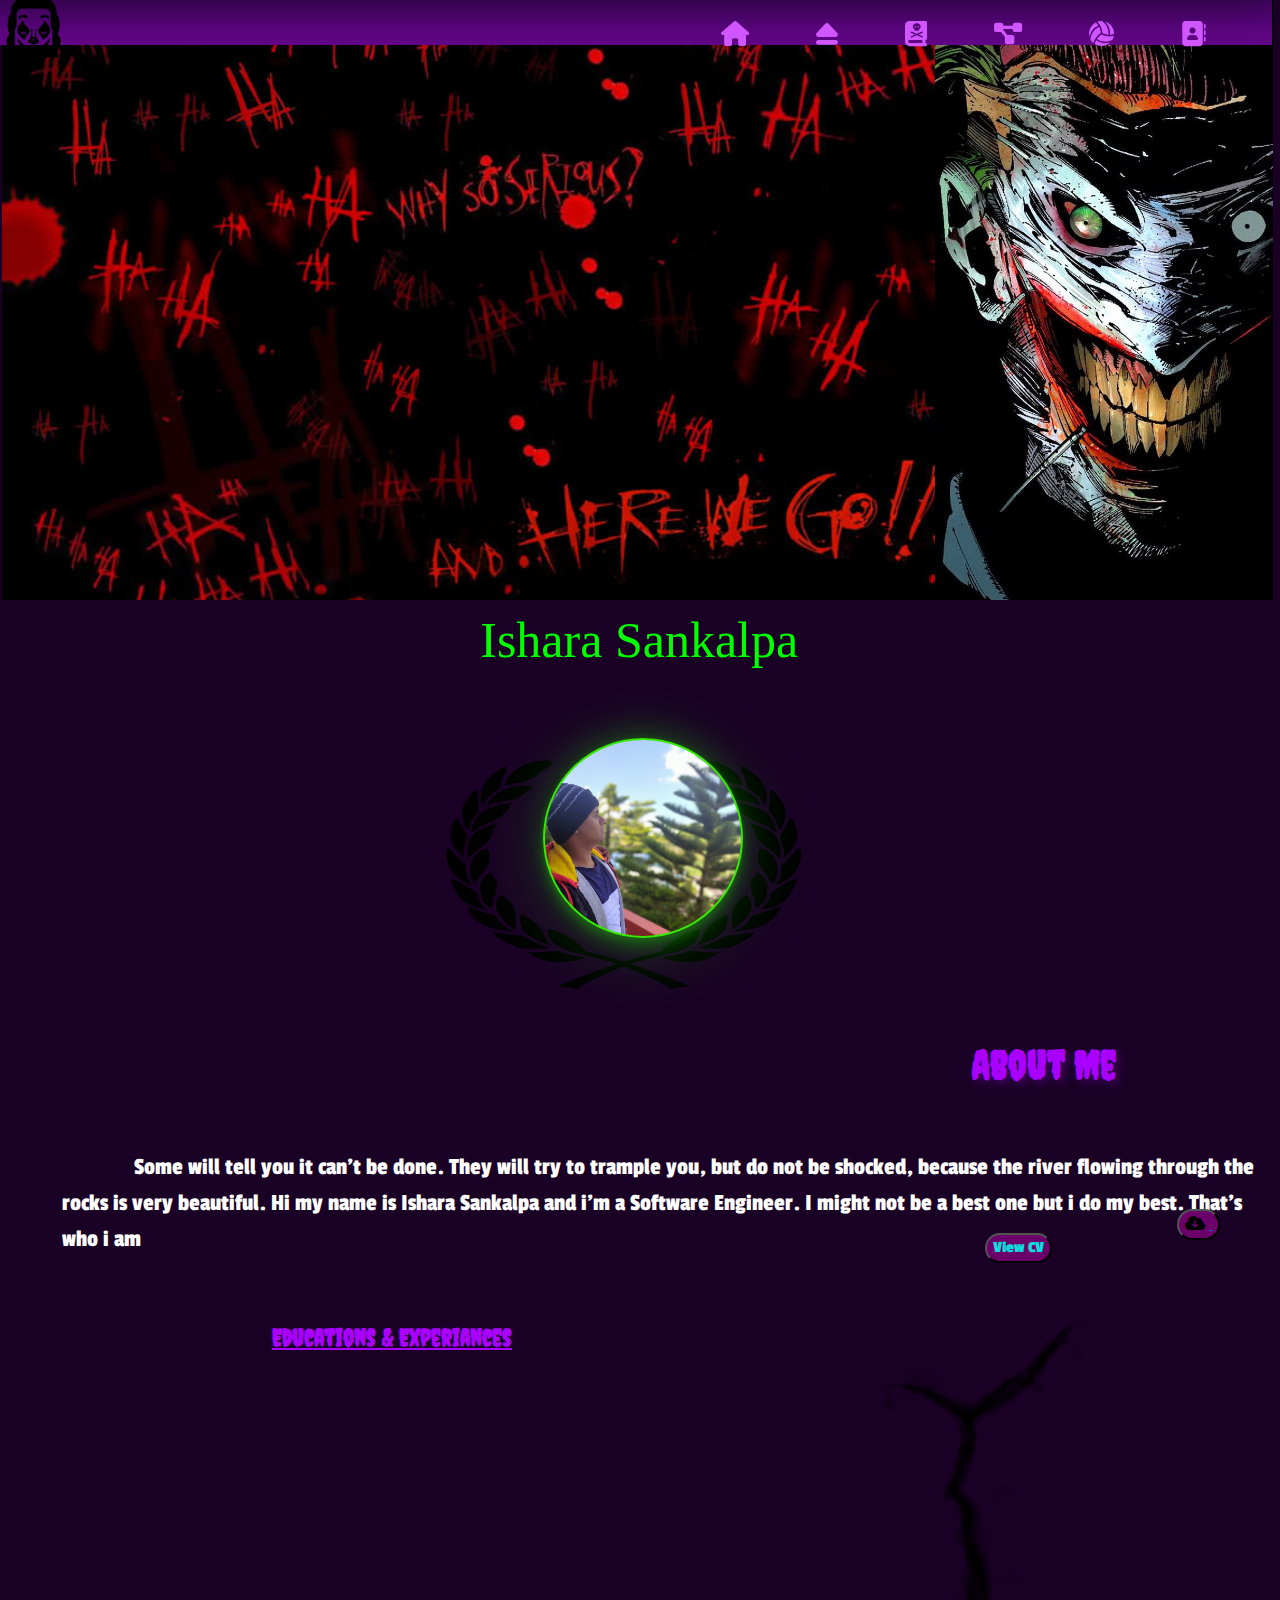
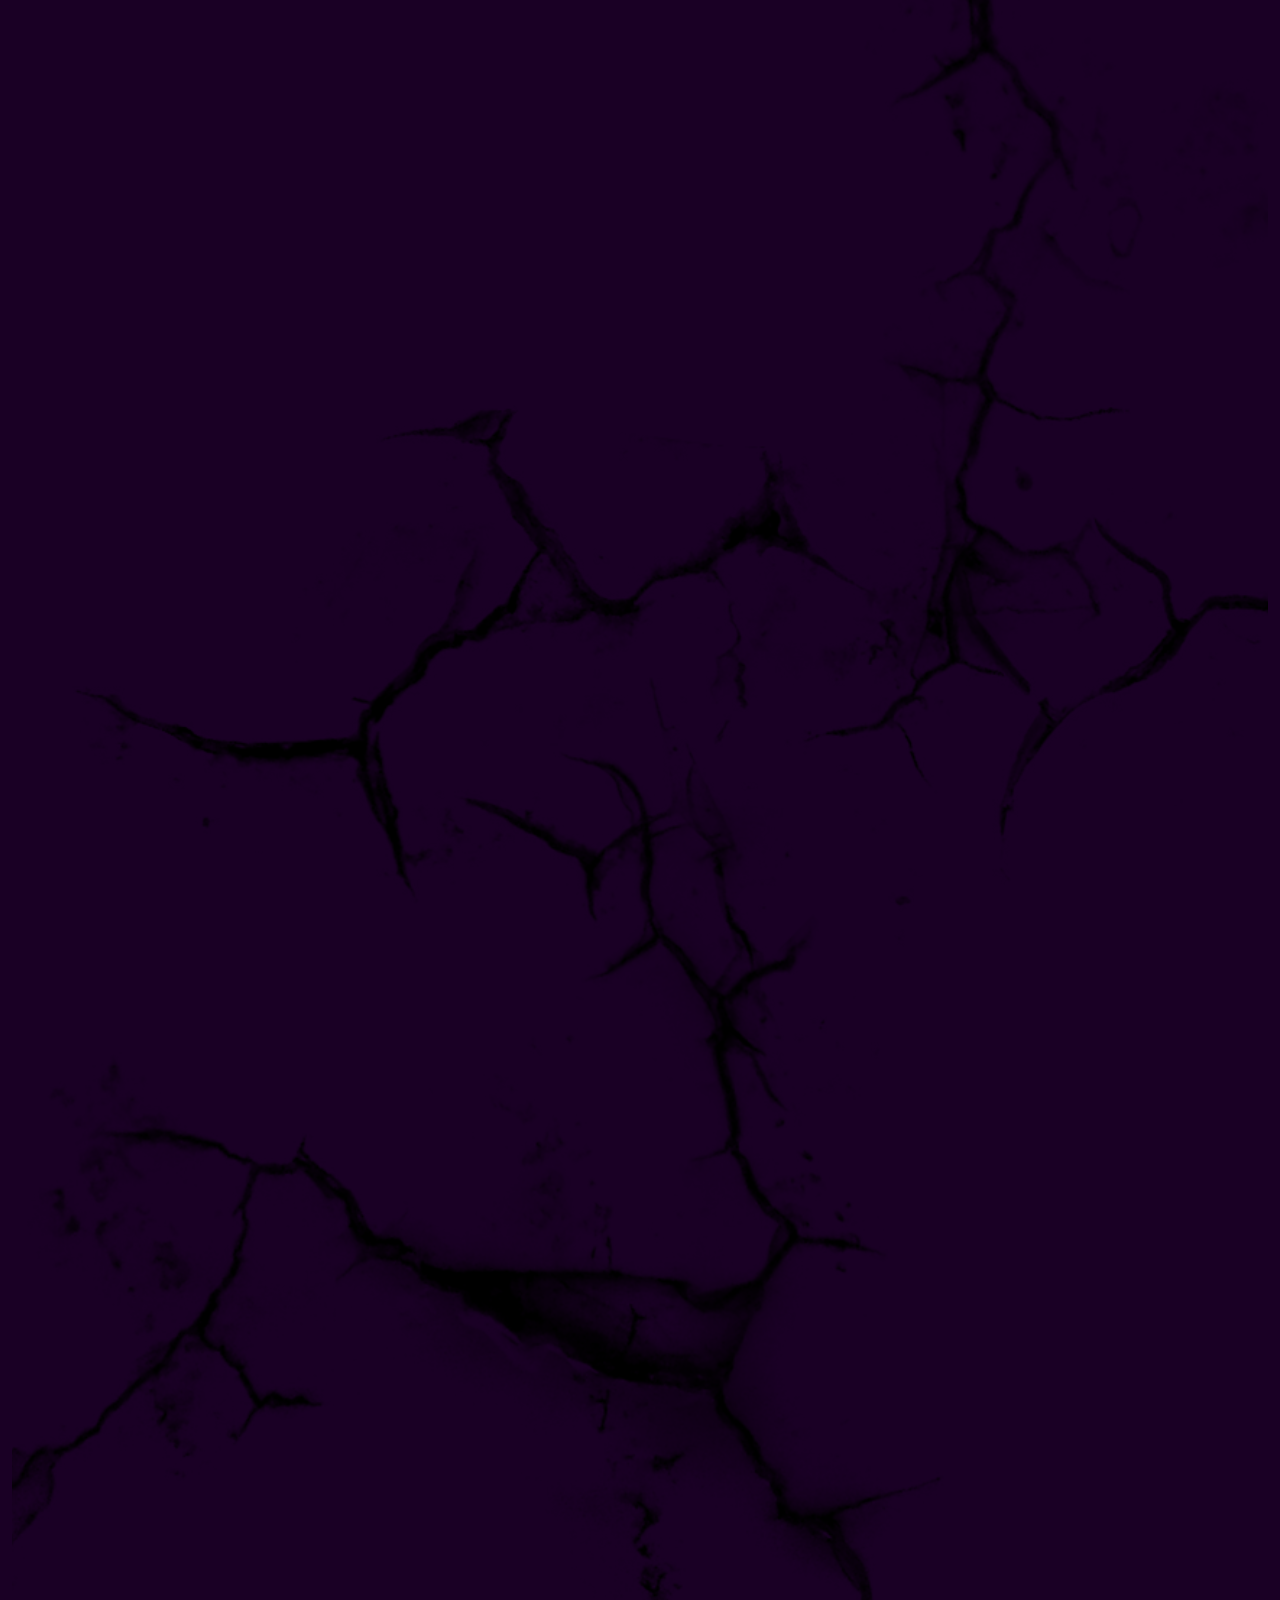
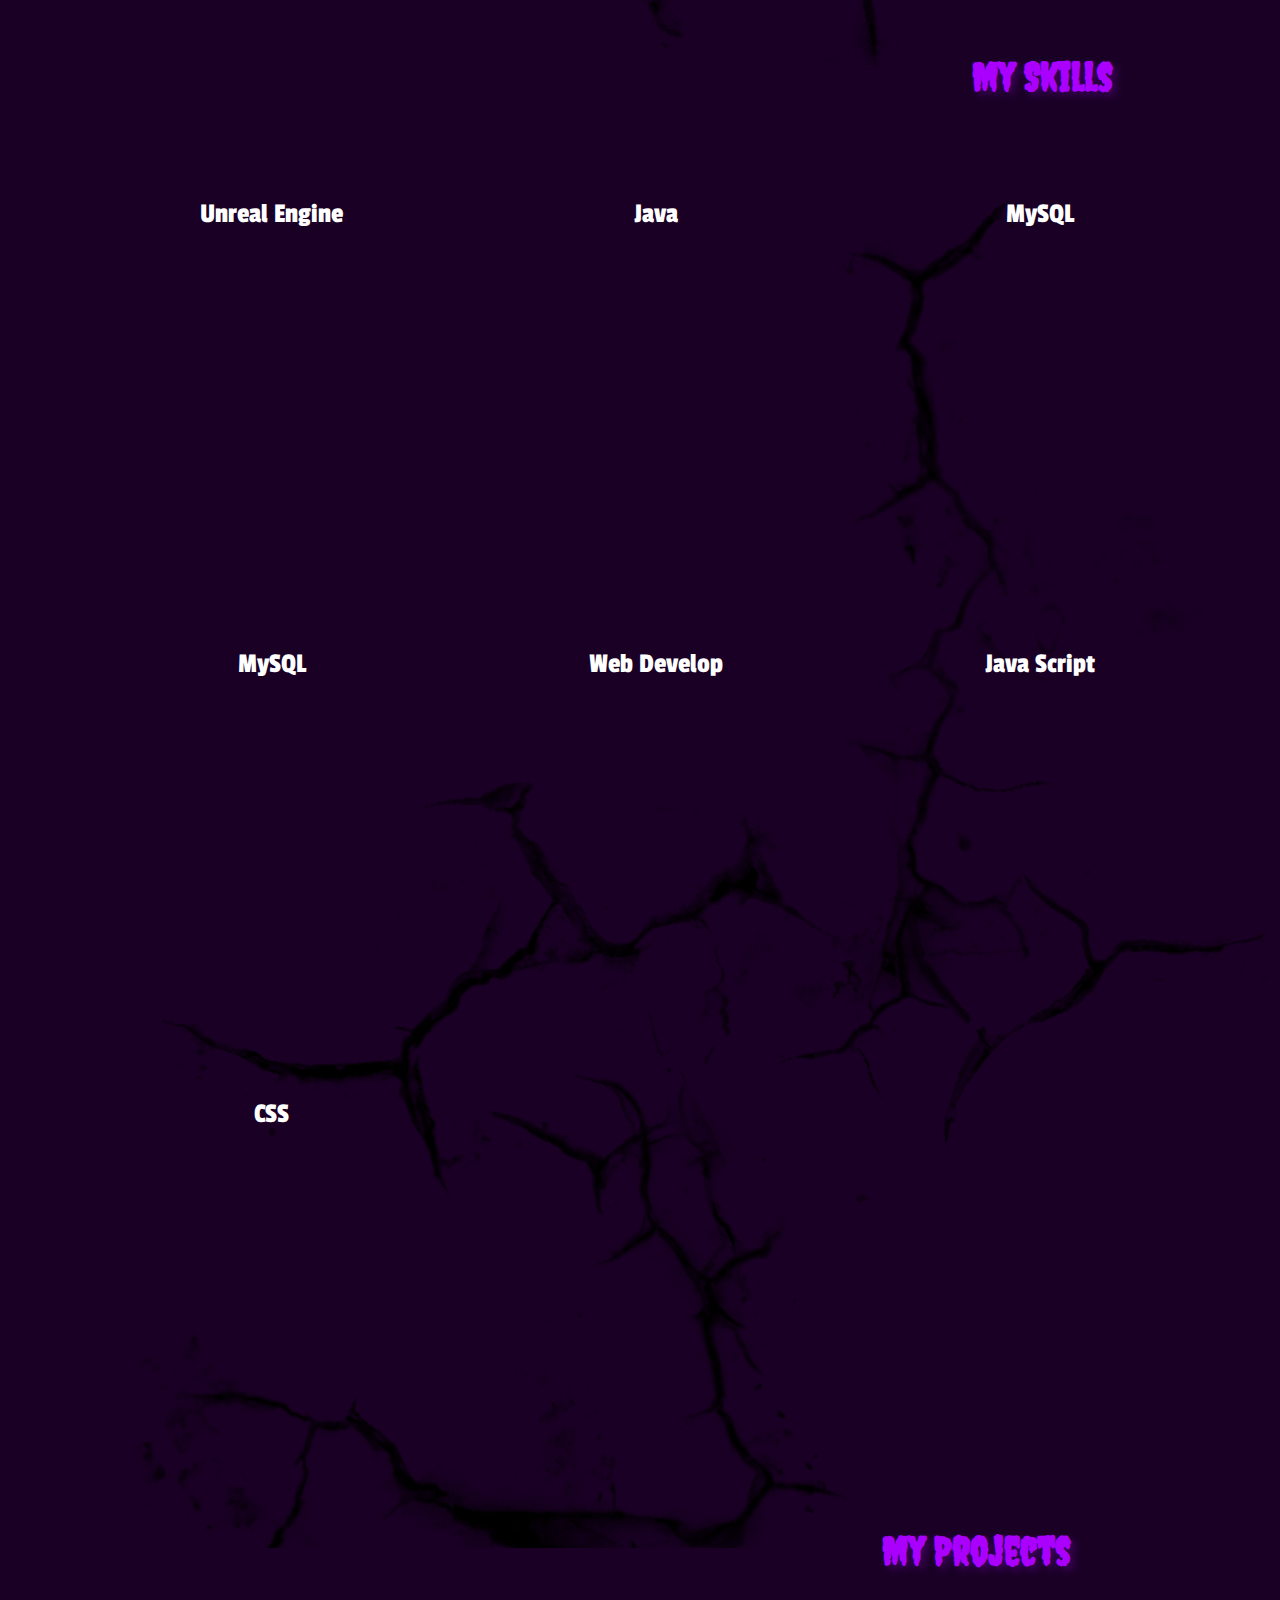
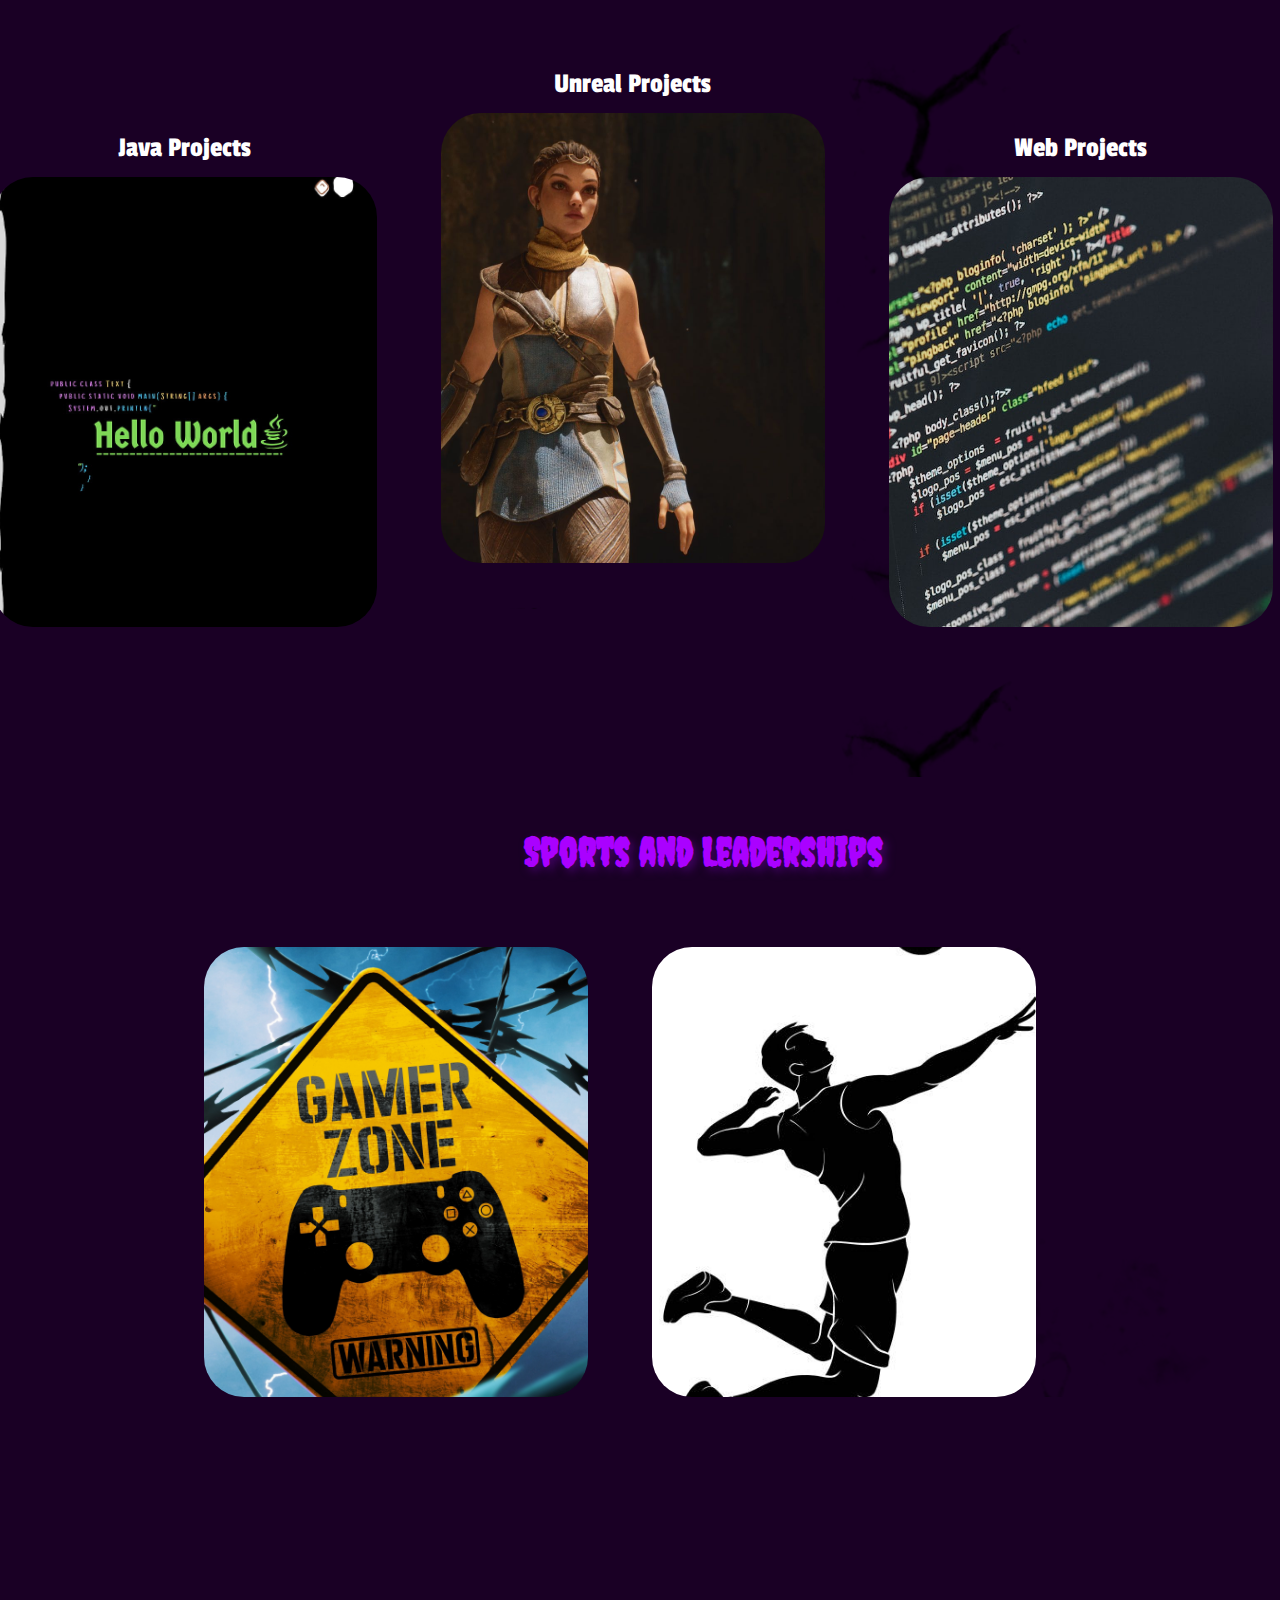
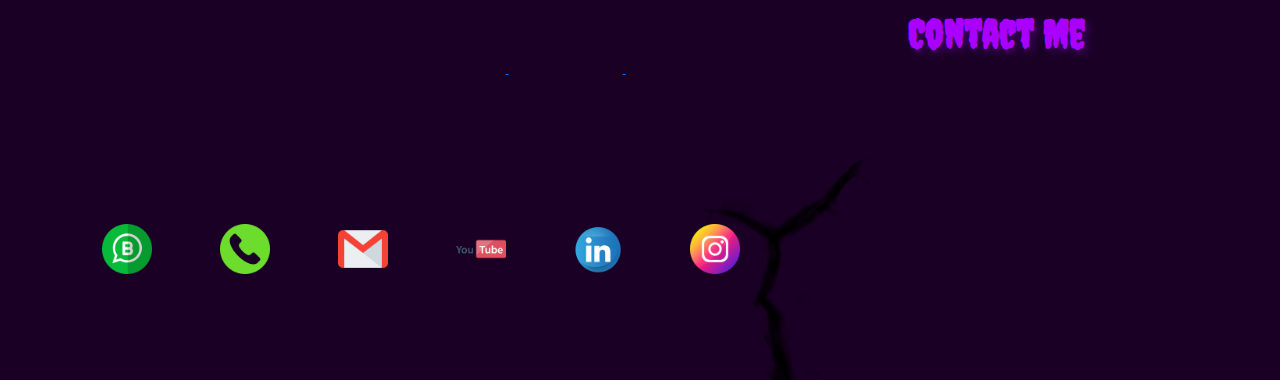
<file: index.html>
<!--<br> brake the paragraph  -->
<!--<strong>  Bold the letters  </strong>  -->
<!-- <u> Under line the sentence  </u> -->
<!-- <em> Italic line the sentence  </em> -->
<!-- <sub> Italic line the sentence  </sub> -->
<!-- <sup> Italic line the sentence  </sup> -->
<!-- <img src="weathericon.png"alt=""id="img"> -->
<!-- <video controls>
    <source src="Directoey path to your Video" type="video type (mp4)">
</video> -->
<!--<picture>
    <source media="(max-width: 799)" srcset="assets/images/smale.jpg" >
    <img src="assets/images/big.jpg" alt="big.jpg">
</picture>-->
<!--<a href="https://github.com/ishara2003">lick declayer</a>-->
<!DOCTYPE html>
<html lang="en" xmlns="http://www.w3.org/1999/html">


<head>
  <meta charset="UTF-8">
  <title>My Profile 02</title>

  <link id="main_CSS" rel="stylesheet" href="assets/CSS/CSS.css">
  <link  rel="stylesheet" href="assets/CSS/Skill_.css">
  <link  rel="stylesheet" href="assets/CSS/My_Projects.css">
  <link rel="stylesheet" href="assets/CSS/Media_Queries.css">
  <link rel="stylesheet" href="assets/CSS/Contact.css">
  <link rel="stylesheet"href="https://cdnjs.cloudflare.com/ajax/libs/animate.css/4.1.1/animate.min.css"/>

<!--  <link rel="stylesheet" href="assets/boostrap/css/bootstrap-grid.css">-->
  <link rel="stylesheet" href="assets/boostrap/css/bootstrap-grid.min.css">

  <meta name="viewport" content="width=device-width, initial-scale=1">
  <link rel="stylesheet" href="assets/boostrap/css/bootstrap.min.css">
  <link rel="stylesheet" href="assets/fonts/fontawesome-free-6.4.0-web/css/all.min.css">
<!--  sroll Animation-->
  <link href="https://unpkg.com/aos@2.3.1/dist/aos.css" rel="stylesheet">



    <style>
        @import url('https://fonts.googleapis.com/css2?family=Creepster&display=swap');
        @import url('https://fonts.googleapis.com/css2?family=Passion+One&display=swap');
    </style>

</head>

<body id="abc" class="container-fluid" >

<div id="hambtn"><i id="hamberger_btn" class="fa-solid fa-bars fa-fade fa-2xl" style="color: #d056ff;"></i><i id="hamberger02_btn" class="fa-solid fa-bars fa-fade fa-2xl" style="color: #d056ff;"></i><br>


    <ul id="mob_device_nav_bar" style="">

        <a href="#main_img">
        <li style="margin-top: 7vh;font-size: 1.7rem;">Home</li>
        </a>

        <a href="#001">
        <li style="margin-top: 7vh;font-size: 1.7rem;">About Me</li>
        </a>
        <a href="#skills">

        <li style="margin-top: 7vh;font-size: 1.7rem;">Skills</li>
        </a>

        <a href="#004">

        <li style="margin-top: 7vh;font-size: 1.7rem;">My Projects</li>
        </a>

        <a href="#005">

        <li style="margin-top: 7vh;font-size: 1.7rem;">Sports & Leadership</li>
        </a>

        <a href="#006">

        <li style="margin-top: 7vh;font-size: 1.7rem;">Contact Me</li>
        </a>
    </ul>

</div>

<nav style="position: fixed"
     class="navbar">
  <a style="font-size: 28px; color: #ff0000; font-style: italic;"
          class="navbar-brand" href="#"> <img src="assets/images/joker_icone.png" width="75" style="position:relative;top: -1.3vh;">
  </a>

  <ul id="naw_items" style="margin-right: 50px" class="nav nav-pills">

    <li id="navbar_home" class="nav-item" style="margin-left: 35px; cursor:pointer">
                      <a style="color:#d056ff;" class="nav-link" href="#main_img">Home</a>
    </li>

    <li id="navbar_about" class="nav-item" style="margin-left: 35px; cursor:pointer">
                      <a style="color:#d056ff;" class="nav-link" href="#001">About Me</a>
    </li>

    <li id="navbar_skills" class="nav-item" style="margin-left: 35px; cursor:pointer">
                      <a style="color:#d056ff;" class="nav-link" href="#skills">Skills</a>
    </li>
    <li id="navbar_projects" class="nav-item" style="margin-left: 35px; cursor:pointer">
                      <a style="color:#d056ff;" class="nav-link" href="#004">My Projects</a>
    </li>

    <li id="navbar_sports" class="nav-item" style="margin-left: 35px; cursor:pointer">
      <a style="color:#d056ff;" class="nav-link" href="#005">Sports & Leadership</a>
    </li>

    <li id="navbar_contact" class="nav-item" style="margin-left: 35px; cursor:pointer">
      <a style="color:#d056ff;" class="nav-link" href="#006">Contact Me</a>
    </li>

  </ul>
    <ul id="nav_fonts" style="margin-right: 50px" class="nav nav-pills">

    <li  class="nav-item" style="margin-left: 35px; cursor:pointer">
                      <a style="color:#d056ff;" class="nav-link" href="#main_img"><i class="fa-solid fa-house"></i></a>
    </li>

    <li  class="nav-item" style="margin-left: 35px; cursor:pointer">
                      <a style="color:#d056ff;" class="nav-link" href="#tab_size_about"><i class="fa-solid fa-eject"></i></a>
    </li>

    <li  class="nav-item" style="margin-left: 35px; cursor:pointer">
                      <a style="color:#d056ff;" class="nav-link" href="#tab_size_skills"><i class="fa-solid fa-book-skull"></i></a>
    </li>
    <li  class="nav-item" style="margin-left: 35px; cursor:pointer">
                      <a style="color:#d056ff;" class="nav-link" href="#tab_size_projects"><i class="fa-solid fa-diagram-project"></i></a>
    </li>

    <li  class="nav-item" style="margin-left: 35px; cursor:pointer">
      <a style="color:#d056ff;" class="nav-link" href="#tab_size_sport"><i class="fa-solid fa-volleyball"></i></a>
    </li>

    <li  class="nav-item" style="margin-left: 35px; cursor:pointer">
      <a style="color:#d056ff;" class="nav-link" href="#tab_size_contact"><i class="fa-solid fa-address-book"></i></a>
    </li>

  </ul>
</nav>

<div id="image_section">
  <img id="smile_face" style="position:absolute;top: 100vh;transform: rotate3d(-32,119,72,-15deg);" src="assets/images/ing04.png" alt="" width="500">

  <p id="why" style="font-family: 'Creepster', cursive;">
    <span style="">W</span>hy
    <span style="">S</span>o
    <span style="">S</span>erious
    <span style="" >?</span></p>

  <p style="font-family: 'Creepster', cursive;" id="smile">Let's Code with Ishara <img src="assets/images/j_txt03.png" width="200"></p>

<img style="transform: rotateY(0deg);" id="main_img" src="assets/images/half5.jpg" alt="" >

</div>


<div id="show_off">

  <div id="name">Ishara Sankalpa</div>


  <br>
<div id="seser">
    <img id="secer" src="assets/images/prof_css.png" alt="">
</div>
  <div class="animate__flip" id="profil_photo">

  </div>

</div>

<div class="about_me">


    <p id="tab_size_about">About Me</p>

<h1 id="001" style="
/*color: #fd7e14;*/
color: #d056ff;
 position: relative;
right: -82vw;
width: 25vw;
/*font-family: Roboto Thin;*/font-family: 'Creepster', cursive;
top: -3vh;
font-weight: bolder;
font-size: 4rem;
margin-right: 20px;
margin-bottom: 3vh;
text-shadow: 4px 4px 8px rgba(73,4,114,0.76);
">About Me</h1>

<p id="about_me_content">&emsp;&emsp;&emsp;Some will tell you it can't be done.
  They will try to trample you, but do not be shocked, because the river flowing through the rocks is very beautiful.

  Hi my name is Ishara Sankalpa and i’m a Software Engineer. I might not be a best one but i do my best. That's who i am</p>

</div>

<div class="btn_cv">

<button onclick="window.open('assets/pdf/Ishara%20Sankalpa%20Resume.pdf','_blank')"
       id="btn_view_cv" type="button">View CV</button>

<button id="download_cv" type="button"><i class="fa-solid fa-cloud-arrow-down fa-bounce"></i>
  <a href="assets/pdf/Ishara%20Sankalpa%20Resume.pdf" download="Ishara%20Sankalpa%20Resume.pdf">&nbsp;
  </a></button>

</div>

<br>

<section class="e&e">


  <p id="educations" style="">Educations & Experiances
  </p>

  <br>
  <br>
  <br>

  <div data-aos="fade-right"
       data-aos-easing="ease-out-cubic"
       data-aos-duration="2000" id="ijse"  class="ijse">


  <label id="ijsy_txt01" style=""><strong><u>2022</u></strong></label>
  <br>
  <br>
  <label id="ijsy_txt02" style="">Student of IJSE Panadura</label>
    <div id="ijseicon">

  <img style="top: 50px;position: relative;" src="assets/images/ijse.png" alt="ijse.jpg" width="150">
    </div>
  </div>

  <br>
  <br>
  <br>
  <br>
  <br>

<div data-aos="fade-left"
     data-aos-easing="ease-out-cubic"
     data-aos-duration="2000" style="" class="dominos">

  <div id="dominosIcone">

  </div>


  <label id="dominos_txt_01" style=""><strong><u>2021</u></strong></label>
  <br>
  <label id="dominos_txt_02" style="">Employee Of Dominose in Havelock</label>

</div>

  <br>
  <br>
  <br>


  <div data-aos="fade-right"
       data-aos-easing="ease-out-cubic"
       data-aos-duration="2000" style="" class="amari" id="amary">

    <label id="amari_txt_01" style=""><strong><u>2020</u></strong></label>
    <br>
    <br>
    <label id="amari_txt_02" style="">Trainee Barker at Amari Hotel</label>

    <div id="amariIcon">
    </div>



  </div>

  <br>
  <br>
  <br>



  <div data-aos="fade-left"
       data-aos-easing="ease-out-cubic"
       data-aos-duration="2000" class="slithem">

    <div id="slithamIcon">

    </div>

    <label id="slith_txt_01" style=""><strong><u>2020</u></strong></label>
    <br>
    <br>
    <label id="slith_txt_02" style="">Pastry and Bakery course in SLITHM</label>

  </div>

  <br>
  <br>
  <br>


  <div data-aos="fade-right"
       data-aos-easing="ease-out-cubic"
       data-aos-duration="2000" style="" class="exam" id="exam_rch">

    <label id="exam_txt_01" style=""><strong><u>2019</u></strong></label>
    <br>
    <br>
    <label id="exam_txt_02" style="">G.C.E O/L Exam Royal Collage Horana</label>
    <div id="examIcon">

<!--    <img src="assets/images/7238d96e-b5797f47-gce-o_l-2019_850x460_acf_cropped.jpg" alt="" width="150">-->
    </div>

  </div>

  <br>
  <br>
  <br>
  <br>
  <br>

</section>

<p id="tab_size_skills">My Skills</p>
<section id="skills">

  <h1 style="
color: #d056ff;
position: relative;
right: -82vw;
font-weight: bolder;
width: 20vw;
/*font-family: Roboto Thin;*/font-family: 'Creepster', cursive;
top: -3vh;
font-size: 4rem;
margin-right: 20px;
margin-bottom: 5vw;
text-shadow: 4px 4px 8px rgba(73,4,114,0.76);">My Skills</h1>

  <div style="width: 20vw;height: 30vh;margin-left: 10vw;position: relative;" id="unreal">

  <h3 style="color: white;margin-left: 20px;text-align: center;">Unreal Engine</h3>
  <div  data-aos="flip-left"
        data-aos-easing="ease-out-cubic"
        data-aos-duration="2000" id ="skills_cercal">

  </div>

  <svg id="unreal_svg" xmlns="http://www.w3.org/2000/svg" version="1.1" width="160px" height="160px">
    <defs>
      <linearGradient id="GradientColor">
        <stop offset="0%" stop-color="green" />
        <stop offset="100%" stop-color="greenyellow" />
      </linearGradient>
    </defs>
    <circle id="cir" cx="80" cy="80" r="70"  stroke-linecap="round" />
  </svg>
  </div>
<!--/*=====================================================================================*/-->

  <div style="width: 20vw;height: 30vh; position: relative;left: 20vw;top: -30vh;margin-left: 20vw;" id="java">

    <h3 style="color: white;margin-left: 20px;text-align: center;">Java</h3>
    <div  data-aos="flip-left"
          data-aos-easing="ease-out-cubic"
          data-aos-duration="2000" id ="java_skills_cercal">

    </div>

    <svg id="java_svg" xmlns="http://www.w3.org/2000/svg" version="1.1" width="160px" height="160px">
      <defs>
        <linearGradient id="GradientColor">
          <stop offset="0%" stop-color="blue" />
          <stop offset="100%" stop-color="lightblue" />
        </linearGradient>
      </defs>
      <circle id="cire" cx="80" cy="80" r="70"  stroke-linecap="round" />
    </svg>

  </div>
  <!--/*=====================================================================================*/-->

  <div style="width: 20vw;height: 30vh; position: relative;left: 40vw;top: -60vh;margin-left: 30vw;" id="sql">

    <h3 style="color: white;margin-left: 20px;text-align: center;">MySQL</h3>
    <div  data-aos="flip-left"
          data-aos-easing="ease-out-cubic"
          data-aos-duration="2000" id ="sql_skills_cercal">

    </div>

    <svg id="sql_svg" xmlns="http://www.w3.org/2000/svg" version="1.1" width="160px" height="160px">
      <defs>
        <linearGradient id="GradientColor">
          <stop offset="0%" stop-color="blue" />
          <stop offset="100%" stop-color="lightblue" />
        </linearGradient>
      </defs>
      <circle id="circle3" cx="80" cy="80" r="70" stroke-linecap="round" />
    </svg>

  </div>
  <!--/*=====================================================================================*/-->

 <div style="width: 20vw;height: 30vh; position: relative;top: -40vh;margin-left: 10vw;" id="c++">

    <h3 style="color: white;margin-left: 20px;text-align: center;">MySQL</h3>
    <div  data-aos="flip-left"
          data-aos-easing="ease-out-cubic"
          data-aos-duration="2000" id ="c++_skills_cercal">

    </div>

    <svg id="c++_svg" xmlns="http://www.w3.org/2000/svg" version="1.1" width="160px" height="160px">
      <defs>
        <linearGradient id="GradientColor">
          <stop offset="0%" stop-color="blue" />
          <stop offset="100%" stop-color="lightblue" />
        </linearGradient>
      </defs>
      <circle id="circle4" cx="80" cy="80" r="70" stroke-linecap="round" />
    </svg>

  </div>

 <!--/*=====================================================================================*/-->

 <div style="width: 20vw;height: 30vh; position: relative;top: -70vh;margin-left: 40vw;" id="web">

    <h3 style="color: white;margin-left: 20px;text-align: center;">Web Develop</h3>
    <div  data-aos="flip-left"
          data-aos-easing="ease-out-cubic"
          data-aos-duration="2000" id ="web_skills_cercal">

    </div>

    <svg id="web_svg" xmlns="http://www.w3.org/2000/svg" version="1.1" width="160px" height="160px">
      <defs>
        <linearGradient id="GradientColor">
          <stop offset="0%" stop-color="blue" />
          <stop offset="100%" stop-color="lightblue" />
        </linearGradient>
      </defs>
      <circle id="circle5" cx="80" cy="80" r="70" stroke-linecap="round" />
    </svg>

  </div>

 <!--/*=====================================================================================*/-->





 <div style="width: 20vw;height: 30vh; position: relative;top: -100vh;margin-left: 70vw;" id="js">

    <h3 style="color: white;margin-left: 20px;text-align: center;">Java Script</h3>
    <div  data-aos="flip-left"
          data-aos-easing="ease-out-cubic"
          data-aos-duration="2000" id ="js_skills_cercal">

    </div>

    <svg id="js_svg" xmlns="http://www.w3.org/2000/svg" version="1.1" width="160px" height="160px">
      <defs>
        <linearGradient id="GradientColor">
          <stop offset="0%" stop-color="blue" />
          <stop offset="100%" stop-color="lightblue" />
        </linearGradient>
      </defs>
      <circle id="circle6" cx="80" cy="80" r="70" stroke-linecap="round" />
    </svg>

  </div>




<!--/*=====================================================================================*/-->





 <div style="width: 20vw;height: 30vh; position: relative;top: -80vh;margin-left: 10vw;" id="css">

    <h3 style="color: white;margin-left: 20px;text-align: center;">CSS</h3>
    <div  data-aos="flip-left"
          data-aos-easing="ease-out-cubic"
          data-aos-duration="2000" id ="css_skills_cercal">

    </div>

    <svg id="css_svg" xmlns="http://www.w3.org/2000/svg" version="1.1" width="160px" height="160px">
      <defs>
        <linearGradient id="GradientColor">
          <stop offset="0%" stop-color="blue" />
          <stop offset="100%" stop-color="lightblue" />
        </linearGradient>
      </defs>
      <circle id="circle7" cx="80" cy="80" r="70" stroke-linecap="round" />
    </svg>

  </div>
  <img style="position:relative;top: -130vh;left:40vw ;" src="assets/images/pngegg.png" alt="">

</section>

<section id="phone_size_skill">

    <div class="progress">
        <div class="progress-bar progress-bar-striped progress-bar-animated" role="progressbar" aria-valuenow="75" aria-valuemin="0" aria-valuemax="100" style="width: 75%">Java 70%</div>
    </div>
    <br>
 <div class="progress">
        <div class="progress-bar progress-bar-striped progress-bar-animated" role="progressbar" aria-valuenow="75" aria-valuemin="0" aria-valuemax="100" style="width: 60%">MY SQL 60%</div>
    </div>
    <br>
 <div class="progress">
        <div class="progress-bar progress-bar-striped progress-bar-animated" role="progressbar" aria-valuenow="75" aria-valuemin="0" aria-valuemax="100" style="width: 30%">Unreal Engin 30%</div>
    </div>
    <br>
 <div class="progress">
        <div class="progress-bar progress-bar-striped progress-bar-animated" role="progressbar" aria-valuenow="75" aria-valuemin="0" aria-valuemax="100" style="width: 20%">C++ 20%</div>
    </div>
    <br>
 <div class="progress">
        <div class="progress-bar progress-bar-striped progress-bar-animated" role="progressbar" aria-valuenow="75" aria-valuemin="0" aria-valuemax="100" style="width: 75%">HTML 70%</div>
    </div>
    <br>
 <div class="progress">
        <div class="progress-bar progress-bar-striped progress-bar-animated" role="progressbar" aria-valuenow="75" aria-valuemin="0" aria-valuemax="100" style="width: 65%">JavaScripte 65%</div>
    </div>
    <br>
 <div class="progress">
        <div class="progress-bar progress-bar-striped progress-bar-animated" role="progressbar" aria-valuenow="75" aria-valuemin="0" aria-valuemax="100" style="width: 70%">CSS 70%</div>
    </div>
    <br>
    <br>
    <br>
</section>


<p id="tab_size_projects">My Projects</p>

  <h1 id="004" style="
/*color: #fd7e14;*/
color: #d056ff;
 position: relative;
 font-weight: bolder;
right: -77vw;
width: 23vw;
/*font-family: Roboto Thin;*/font-family: 'Creepster', cursive;
top: -3vh;
font-size: 4rem;
margin-right: 20px;
text-shadow: 4px 4px 8px rgba(73,4,114,0.76);">My Projects</h1>

<section  style="" id="projects">


<div id="projects_java"><h3 style="text-align: center;margin-top: -5vh;color: white;">Java Projects</h3></div>
<div id="projects_unreal"><h3 style="text-align: center;margin-top: -5vh;color: white;">Unreal Projects</h3></div>
<div id="projects_web"><h3 style="text-align: center;margin-top: -5vh;color: white;">Web Projects</h3></div>


</section>

<br>
<br>
<br>

<section  class="animate__animated animate__fadeIn" id="project_part02">
  <div class="animate__animated animate__fadeIn" id="unreal_contecnt">

    <h1 class="javaspan" style="color:#ffffff;">NULL</h1>
    <h1 class="javaspan" style="color:#ffffff;">NULL</h1>
    <h1 class="javaspan" style="color:#ffffff;">NULL</h1>
    <h1 class="javaspan" style="color:#ffffff;">NULL</h1>
    <h1 class="javaspan" style="color:#ffffff;">NULL</h1>


  </div>


  <div class="animate__animated animate__fadeIn" id="java_contecnt">

    <div class="javaspan" id="jausa">
      <a class="jausa_link"
         href="https://github.com/ishara2003/Jausa-Constructions">Jausa Construction (Layered)</a>    </div>

<div class="javaspan" id="hostal">
  <a class="jausa_link"
     href="https://github.com/ishara2003/Hostal-Managment-System">Hostal Managment System (Layered + Hibernate)</a>

    </div>


<div  class="javaspan" id="task">
  <a class="jausa_link"
     href="https://github.com/ishara2003/Task-Manager">Task Manage System (MVC)</a>

    </div>


  </div>

   <div class="animate__animated animate__fadeIn" id="web_contecnt">

       <a  href="assigments/Plain%20HTML/index.html">

           <div class="web_img_view" id="first_link">
               <p class="first_link_txt">Only HTML Profilo</p>

           </div>
       </a>

       <a href="assigments/CSS04%20-%20Responsive%20Web%20Site%20Sample/index.html">
           <div class="web_img_view" id="second_link">
               <p class="first_link_txt">Boostrap Signal page</p>
           </div></a>

       <a href="assigments/CSS08%20-%20Car%20Animation/index.html">

           <div class="web_img_view" id="theird_link">
               <p class="first_link_txt">Car Animation (Animation + CSS)</p>

           </div></a>

       <a href="https://ishara2003.github.io/Sankalpa_POS_System/">

           <div class="web_img_view" id="forth_link">
               <p class="first_link_txt">D24 POS System (JavaScripte + Localstorage)</p>

           </div></a>

       <a href="assigments/CSS11%20-%20Knight%20Rider/Night_Rider.html">

           <div class="web_img_view_second_row" id="fifth_link">
               <p class="first_link_txt">Knight Rider (CSS + HTML)</p>

           </div></a>

       <a href="assigments/CSS06%20-%20Water%20Drop/index.html">

           <div class="web_img_view_second_row" id="water_drop">
               <p class="first_link_txt">Water Drop (CSS + JavaScripte)</p>

           </div></a>

 <a href="assigments/CSS05%20-%20Grid%20Layout/index.html">

           <div class="web_img_view_second_row" id="grid">
               <p class="first_link_txt">Grid Layer (CSS)</p>

           </div></a>

<a href="assigments/CSS07%20-%20image%20Slide%20Show/index.html">

           <div class="web_img_view_second_row" id="img_slider">
               <p class="first_link_txt">Image Slider (CSS)</p>

           </div></a>


<a href="assigments/CSS09%20-%20Circle%20Transition/index.html">

           <div class="web_img_view_third_row" id="circle_transition">
               <p class="first_link_txt">Circle Transition (CSS)</p>

           </div></a>

<a href="assigments/CSS12%20-%20Animation/index.html">

           <div class="web_img_view_third_row" id="animation">
               <p class="first_link_txt">Animation (CSS)</p>

           </div></a>

<a href="assigments/CSS01%20-%20Absolute%20Position/index.html">

           <div class="web_img_view_third_row" id="absolut_position">
               <p class="first_link_txt">Position (CSS)</p>

           </div></a>


<a href="assigments/CSS02%20-%20Fixed%20Circles/index.html">

           <div class="web_img_view_third_row" id="fixed_cricle">
               <p class="first_link_txt">Fixed Circle (CSS)</p>

           </div></a>



  </div>


  <br>
  <br>
  <br>
  <br>
</section>

<p id="tab_size_sport">Sports and Leaderships</p>

  <h1 id="005" style="
  /*color: #fd7e14;*/
  color: #d056ff;
  margin-top: 8vh;
  position: relative;
  font-weight: bolder;
  right: -60vw;
  width: 40vw;
  /*font-family: Roboto Thin;*/font-family: 'Creepster', cursive;
  top: -3vh;
  font-size: 4rem;
  margin-right: 20px;
  margin-bottom: 3vw;
  text-shadow: 4px 4px 8px rgba(73,4,114,0.76);">Sports and Leaderships</h1>
<section style="width: 99vw;height: 100%;display: flex;" id="sports">


  <div class="sports" id="games"></div>
  <div class="sports" id="athlatik"></div>

</section>

<br>
<br>
<br>

<section class="animate__animated animate__fadeIn" id="sports_part02">

  <div
   style="" class="animate__animated animate__fadeIn" id="athlatik_contecnt">

   <ul id="athlatik_list" style="position: relative;margin-top: 10vh;" >
     <li>
       <img class="athlatik_images" style="width: 150px;border-radius: 50%;" src="assets/images/wp10029541.jpg" alt="">
       Captain of the Horana Royal Collage Volleyball team
   </li>
     <li>
       <img class="athlatik_images" style="width: 150px; border-radius: 50%;" src="assets/images/photo-1579952363873-27f3bade9f55.jpeg" alt="">
       Captain of the Horana Royal Collage Football team
     </li>
     <li>
       <img class="athlatik_images" style="width: 150px;border-radius: 50%;" src="assets/images/4524574.jpg" alt="">
       Vice Captain of the Horana Royal Collage Kabaddi team
     </li>
   </ul>


  </div>


  <div style="" class="animate__animated animate__fadeIn" id="game_contecnt">

    <img class="games_img"  src="assets/images/671214.jpg" alt="">
    <img class="games_img"  src="assets/images/wp1854626.jpg" alt="">
    <img class="games_img"  src="assets/images/wp1809647.jpg" alt="">
    <img id="cod" class="games_img"  src="assets/images/wp9717750.jpg" alt="">



  </div>
</section>

<br>
<br>
<br>

<p id="tab_size_contact">Contact Me</p>
<h1 id="006" style="
/*color: #fd7e14;*/
color: #d056ff;
 position: relative;
 font-weight: bolder;
right: -77vw;
width: 20vw;
/*font-family: Roboto Thin;*/font-family: 'Creepster', cursive;
top: -3vh;
font-size: 4rem;
margin-right: 20px;
text-shadow: 4px 4px 8px rgba(73,4,114,0.76);">Contact Me</h1>

<section id="contact_me">

  <footer id="fotter">

    <br>

      <div id="msg_mail">


        <input type="text" name="name" id="your_name" placeholder="Name">

        <input type="email" name="email" id="email" placeholder="email">

      <br>
      <br>
      <br>
      <br>
      <br>
      <br>
      <br>
      <br>
      <br>
      <br>
      <br>


          <textarea name="" id="txt" cols="50" rows="3"></textarea>

      </div>



      <div id="links">


            <img class="link_img" src="assets/images/whatsapp.png" alt=""width="100" height="100">


            <img class="link_img" src="assets/images/phone-call.png" alt=""width="100" height="100">

            <img class="link_img" src="assets/images/gmail.png" alt=""width="100" height="100">


            <a href="https://www.youtube.com/channel/UC9dh5PIHp-hGRalv0RwnMMw">

            <img class="link_img" src="assets/images/youtube.png" alt=""width="100" height="100">
          </a>


          <a href="https://www.linkedin.com/in/ishara-sankalpa-4b3810265/">

            <img class="link_img" s src="assets/images/linkedin.png" alt=""width="100" height="100">
          </a>


          <a href="https://www.instagram.com/isharasankalpa/">

            <img class="link_img"  src="assets/images/instagram.png" alt=""width="100" height="100">
          </a>

      </div>

  </footer>


</section>


<section id="bottam_content">
    <p style="color: floralwhite" >Ishara Sankalpa Handapangoda &emsp;&emsp;&emsp;&emsp;&emsp;&emsp;
        &emsp;&emsp;&emsp;&emsp;&emsp;&emsp;&emsp;&emsp;&emsp;&emsp;&emsp;&emsp;&emsp;&emsp;&emsp;
        &emsp;&emsp;&emsp;&emsp;&emsp;&emsp;&emsp;&emsp;&emsp;&emsp;&emsp;&emsp;&emsp;&emsp;
        &emsp;&emsp;&emsp;&emsp;&emsp;&emsp;&emsp;&emsp;&emsp;&emsp;&emsp;&emsp;&emsp;&emsp;
        &emsp;&emsp;&emsp;&emsp;&emsp;&emsp;&emsp;&emsp;&emsp;&emsp;&emsp;&emsp;&emsp;&emsp;
        &emsp;&emsp;&emsp;&emsp;&emsp;&emsp;&emsp;&emsp;&emsp;&emsp;&emsp;&emsp;&emsp;&emsp;&emsp;&emsp;&emsp;&emsp;&emsp;+94 076-22-69-260
        &emsp;&emsp;&emsp;&emsp;&emsp;+94 076-22-83-527</p>

</section>




<script src="https://unpkg.com/aos@2.3.1/dist/aos.js"></script>
<script src="assets/jQuerry/jquery-3.6.4.min.js"></script>


<script>


  $('#games').on('click',()=>{
    document.getElementById("sports_part02").classList.add("animate__fadeIn");

    $('#sports_part02').css({display:"block"})
    $('#game_contecnt').css({display:"flex"});

    $('#athlatik_contecnt').css({display:"none"});

  });



  $('#athlatik').on('click',()=>{
    document.getElementById("sports_part02").classList.add("animate__fadeIn");

    $('#sports_part02').css({display:"block"})
    $('#athlatik_contecnt').css({display:"flex"});

    $('#game_contecnt').css({display:"none"});

  });


  $('#sports_part02').on('mouseleave',()=>{

    // document.getElementById("sports_part02").classList.add("animate__fadeOut");

    $('#sports_part02').css({display:"none"})
  });



  $('#project_part02').on('mouseleave',()=>{

    $('#project_part02').css({display:"none"})

  });

  $('#projects_unreal').on('click',()=>{
    document.getElementById("project_part02").classList.add("animate__fadeIn");

    $('#unreal_contecnt').css({display:"flex"});
    $('#project_part02').css({display:"block"})


    $('#web_contecnt').css({display:"none"});
    $('#java_contecnt').css({display:"none"});

  });


 $('#projects_java').on('click',()=>{

   $('#java_contecnt').css({display:"flex"});
   $('#project_part02').css({display:"block"})

   $('#unreal_contecnt').css({display:"none"});
   $('#web_contecnt').css({display:"none"});

 });


$('#projects_web').on('click',()=>{

  $('#web_contecnt').css({display:"flex"});
  $('#project_part02').css({display:"block"})

  $('#unreal_contecnt').css({display:"none"});
  $('#java_contecnt').css({display:"none"});


});


   $('#unreal_svg').on('mouseenter',()=>{
       console.log("mouse over");
       $('#cir').css({"display":"block"})


   });

 $('#java_svg').on('mouseenter',()=>{
       console.log("mouse over");
       $('#cire').css({"display":"block"})


   });

 $('#sql_svg').on('mouseenter',()=>{
       console.log("mouse over");
       $('#circle3').css({"display":"block"})


   });

$('#ijse').on('mouseenter',()=>{
       console.log("mouse over");
       $('#ijseicon').css({"background":"black"})


   });

$('#c\\+\\+_svg').on('mouseenter',()=>{
       console.log("mouse over");
       $('#circle4').css({"display":"block"})


   });


$('#web_svg').on('mouseenter',()=>{
       console.log("mouse over");
       $('#circle5').css({"display":"block"})


   });


$('#js_svg').on('mouseenter',()=>{
       console.log("mouse over");
       $('#circle6').css({"display":"block"})


   });

$('#css_svg').on('mouseenter',()=>{
       console.log("mouse over");
       $('#circle7').css({"display":"block"})


   });



 $('#css_svg').on('mouseenter',()=>{

       console.log("mouse over");
       $('#circle7').css({"display":"block"})


   });

 $('#hamberger_btn').on('click',()=>{

     $('#hamberger02_btn').css({display:"block",top:"2.2vh"})
     $('#hamberger_btn').css({display:"none"})

     var myDiv = document.getElementById('hambtn');
     myDiv.style.right='0';
     myDiv.style.background = '#1a0025'; // Set the new color as desired

 });


 $('#hamberger02_btn').on('click',()=>{

     $('#hamberger02_btn').css({display:"none"})
     $('#hamberger_btn').css({display:"block",top:"2.2vh"})

     var myDiv = document.getElementById('hambtn');
     myDiv.style.right='-23.5vh';
     myDiv.style.background = 'transparent'; // Set the new color as desired

 });

  window.addEventListener('load', function() {
      $('#hamberger02_btn').css({display:"none"})

      console.log("wwe");
  });


  AOS.init();

</script>

<script src="https://ajax.googleapis.com/ajax/libs/jquery/3.3.1/jquery.min.js"></script>
<script>
    $(document).ready(function(){
        // Add smooth scrolling to all links
        $("a").on('click', function(event) {

            // Make sure this.hash has a value before overriding default behavior
            if (this.hash !== "") {
                // Prevent default anchor click behavior
                event.preventDefault();

                // Store hash
                var hash = this.hash;

                // Using jQuery's animate() method to add smooth page scroll
                // The optional number (800) specifies the number of milliseconds it takes to scroll to the specified area
                $('html, body').animate({
                    scrollTop: $(hash).offset().top
                }, 1000, function(){

                    // Add hash (#) to URL when done scrolling (default click behavior)
                    window.location.hash = hash;
                });
            } // End if
        });
    });
</script>

</body>
</html>
</file>
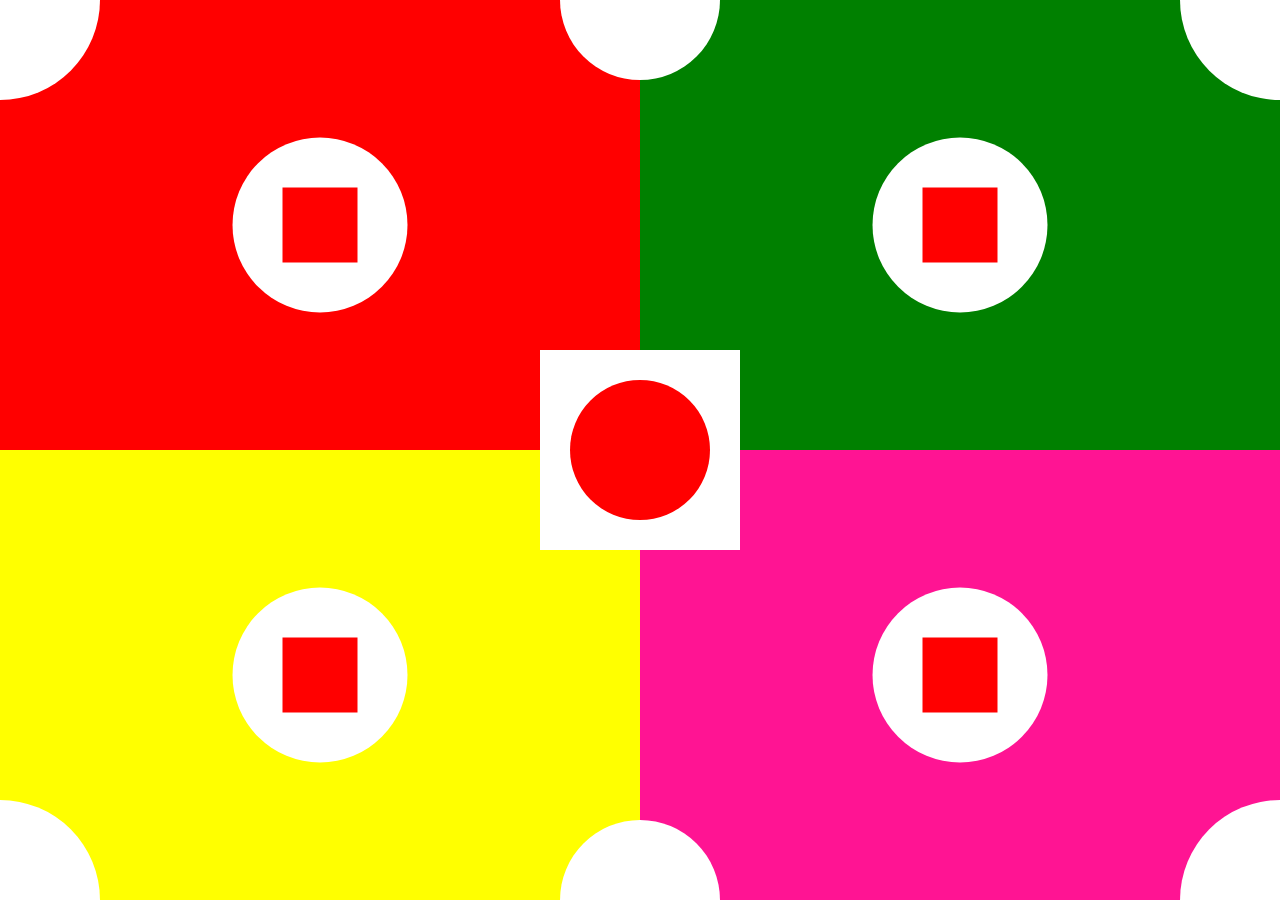
<file: assigments/CSS01 - Absolute Position/index.html>
<!DOCTYPE html>
<html lang="en">
<head>
    <meta charset="UTF-8">
    <title>CSS01</title>
    <link rel="stylesheet" href="css/normalize.css">
    <style>
        .one{
            background: red;
            width: 50vw;
            height: 50vh;
            position: absolute;
            top: 0;
            left: 0;
        }
        .two{
            background: green;
            width: 50vw;
            height: 50vh;
            position: absolute;
            top: 0;
            right: 0;
        }
        .three{
            background: yellow;
            width: 50vw;
            height: 50vh;
            position: absolute;
            bottom: 0;
            left: 0;
        }
        .four{
            background: deeppink;
            width: 50vw;
            height: 50vh;
            position: absolute;
            bottom: 0;
            right: 0;
        }

        .quarter-circle-top-left{
            width: 100px;
            height: 100px;
            background: white;
            border-radius: 0 0 100px 0;
            -moz-border-radius: 0 0 100px 0;
            -webkit-border-radius: 0 0 100px 0;
            position: absolute;
            top: 0;
            left: 0;
        }
        .quarter-circle-top-right{
            width: 100px;
            height: 100px;
            background: white;
            border-radius: 0 0 0 100px;
            -moz-border-radius: 0 0 0 100px;
            -webkit-border-radius: 0 0 0 100px;
            position: absolute;
            top: 0;
            right: 0;
        }
        .quarter-circle-bottom-left{
            width: 100px;
            height: 100px;
            background: white;
            border-radius: 0 100px 0 0;
            -moz-border-radius: 0 100px 0 0;
            -webkit-border-radius: 0 100px 0 0;
            position: absolute;
            bottom: 0;
            left: 0;
        }
        .quarter-circle-bottom-right{
            width: 100px;
            height: 100px;
            background: white;
            border-radius: 100px 0 0 0;
            -moz-border-radius: 100px 0 0 0;
            -webkit-border-radius: 100px 0 0 0;
            position: absolute;
            bottom: 0;
            right: 0;
        }
        .quarter-circle-top-right-middle{
            width: 80px;
            height: 80px;
            background: white;
            border-radius: 0 0 0 100px;
            -moz-border-radius: 0 0 0 100px;
            -webkit-border-radius: 0 0 0 100px;
            position: absolute;
            top: 0;
            right: 0;
        }
        .quarter-circle-top-left-middle{
            width: 80px;
            height: 80px;
            background: white;
            border-radius: 0 0 100px 0;
            -moz-border-radius: 0 0 100px 0;
            -webkit-border-radius: 0 0 100px 0;
            position: absolute;
            top: 0;
            left: 0;
        }
        .quarter-circle-bottom-right-middle{
            width: 80px;
            height: 80px;
            background: white;
            border-radius: 100px 0 0 0;
            -moz-border-radius: 100px 0 0 0;
            -webkit-border-radius: 100px 0 0 0;
            position: absolute;
            bottom: 0;
            right: 0;
        }
        .quarter-circle-bottom-left-middle{
            width: 80px;
            height: 80px;
            background: white;
            border-radius: 0 100px 0 0;
            -moz-border-radius: 0 100px 0 0;
            -webkit-border-radius: 0 100px 0 0;
            position: absolute;
            bottom: 0;
            left: 0;
        }
        .quarter-square-bottom-left{
            width: 100px;
            height: 100px;
            background: white;
            border-radius: 0 0 0 0;
            -moz-border-radius: 0 0 0 0;
            -webkit-border-radius: 0 0 0 0;
            position: absolute;
            bottom: 0;
            left: 0;
        }
        .quarter-square-bottom-right{
            width: 100px;
            height: 100px;
            background: white;
            border-radius: 0 0 0 0;
            -moz-border-radius: 0 0 0 0;
            -webkit-border-radius: 0 0 0 0;
            position: absolute;
            bottom: 0;
            right: 0;
        }
        .quarter-square-top-left{
            width: 100px;
            height: 100px;
            background: white;
            border-radius: 0 0 0 0;
            -moz-border-radius: 0 0 0 0;
            -webkit-border-radius: 0 0 0 0;
            position: absolute;
            top: 0;
            left: 0;
        }
        .quarter-square-top-right{
            width: 100px;
            height: 100px;
            background: white;
            border-radius: 0 0 0 0;
            -moz-border-radius: 0 0 0 0;
            -webkit-border-radius: 0 0 0 0;
            position: absolute;
            top: 0;
            right: 0;
        }
        .red-quarter-circle-bottom-left{
            width: 70px;
            height: 70px;
            background: red;
            border-radius: 0 100px 0 0;
            -moz-border-radius: 0 100px 0 0;
            -webkit-border-radius: 0 100px 0 0;
            position: absolute;
            bottom: 0;
            left: 0;
        }
        .red-quarter-circle-bottom-right{
            width: 70px;
            height: 70px;
            background: red;
            border-radius: 100px 0 0 0;
            -moz-border-radius: 100px 0 0 0;
            -webkit-border-radius: 100px 0 0 0;
            position: absolute;
            bottom: 0;
            right: 0;
        }
        .red-quarter-circle-top-right{
            width: 70px;
            height: 70px;
            background: red;
            border-radius: 0 0 0 100px;
            -moz-border-radius: 0 0 0 100px;
            -webkit-border-radius: 0 0 0 100px;
            position: absolute;
            top: 0;
            right: 0;
        }
        .red-quarter-circle-top-left{
            width: 70px;
            height: 70px;
            background: red;
            border-radius: 0 0 100px 0;
            -moz-border-radius: 0 0 100px 0;
            -webkit-border-radius: 0 0 100px 0;
            position: absolute;
            top: 0;
            left: 0;
        }
        .top-left-circle{
            width: 175px;
            height: 175px;
            background: white;
            border-radius: 100px 100px 100px 100px;
            -moz-border-radius: 100px 100px 100px 100px;
            -webkit-border-radius: 100px 100px 100px 100px;
            position: absolute;
            top: 50%;
            left: 50%;
            transform: translate(-50%, -50%);
        }
        .top-left-square{
            width: 75px;
            height: 75px;
            background: red;
            border-radius: 0 0 0 0;
            -moz-border-radius: 0 0 0 0;
            -webkit-border-radius: 0 0 0 0;
            position: absolute;
            top: 50%;
            left: 50%;
            transform: translate(-50%, -50%);
        }

        .top-right-circle{
            width: 175px;
            height: 175px;
            background: white;
            border-radius: 100px 100px 100px 100px;
            -moz-border-radius: 100px 100px 100px 100px;
            -webkit-border-radius: 100px 100px 100px 100px;
            position: absolute;
            top: 50%;
            left: 50%;
            transform: translate(-50%, -50%);
        }
        .top-right-square{
            width: 75px;
            height: 75px;
            background: red;
            border-radius: 0 0 0 0;
            -moz-border-radius: 0 0 0 0;
            -webkit-border-radius: 0 0 0 0;
            position: absolute;
            top: 50%;
            left: 50%;
            transform: translate(-50%, -50%);
        }
        .bottom-left-circle{
            width: 175px;
            height: 175px;
            background: white;
            border-radius: 100px 100px 100px 100px;
            -moz-border-radius: 100px 100px 100px 100px;
            -webkit-border-radius: 100px 100px 100px 100px;
            position: absolute;
            top: 50%;
            left: 50%;
            transform: translate(-50%, -50%);
        }
        .bottom-left-square{
            width: 75px;
            height: 75px;
            background: red;
            border-radius: 0 0 0 0;
            -moz-border-radius: 0 0 0 0;
            -webkit-border-radius: 0 0 0 0;
            position: absolute;
            top: 50%;
            left: 50%;
            transform: translate(-50%, -50%);
        }
        .bottom-right-circle{
            width: 175px;
            height: 175px;
            background: white;
            border-radius: 100px 100px 100px 100px;
            -moz-border-radius: 100px 100px 100px 100px;
            -webkit-border-radius: 100px 100px 100px 100px;
            position: absolute;
            top: 50%;
            left: 50%;
            transform: translate(-50%, -50%);
        }
        .bottom-right-square{
            width: 75px;
            height: 75px;
            background: red;
            border-radius: 0 0 0 0;
            -moz-border-radius: 0 0 0 0;
            -webkit-border-radius: 0 0 0 0;
            position: absolute;
            top: 50%;
            left: 50%;
            transform: translate(-50%, -50%);
        }


    </style>

</head>
<body>
    <div class="one">
        <div class="quarter-circle-top-left"></div>
        <div class="quarter-circle-top-right-middle"></div>
        <div class="quarter-square-bottom-right"></div>
        <div class="red-quarter-circle-bottom-right"></div>
        <div class="top-left-circle"></div>
        <div class="top-left-square"></div>
    </div>
    <div class="two">
        <div class="quarter-circle-top-right"></div>
        <div class="quarter-circle-top-left-middle"></div>
        <div class="quarter-square-bottom-left"></div>
        <div class="red-quarter-circle-bottom-left"></div>
        <div class="top-right-circle"></div>
        <div class="top-right-square"></div>
    </div>
    <div class="three">
        <div class="quarter-circle-bottom-left"></div>
        <div class="quarter-circle-bottom-right-middle"></div>
        <div class="quarter-square-top-right"></div>
        <div class="red-quarter-circle-top-right"></div>
        <div class="bottom-left-circle"></div>
        <div class="bottom-left-square"></div>
    </div>
    <div class="four">
        <div class="quarter-circle-bottom-right"></div>
        <div class="quarter-circle-bottom-left-middle"></div>
        <div class="quarter-square-top-left"></div>
        <div class="red-quarter-circle-top-left"></div>
        <div class="bottom-right-circle"></div>
        <div class="bottom-right-square"></div>
    </div>
</body>
</html>
</file>
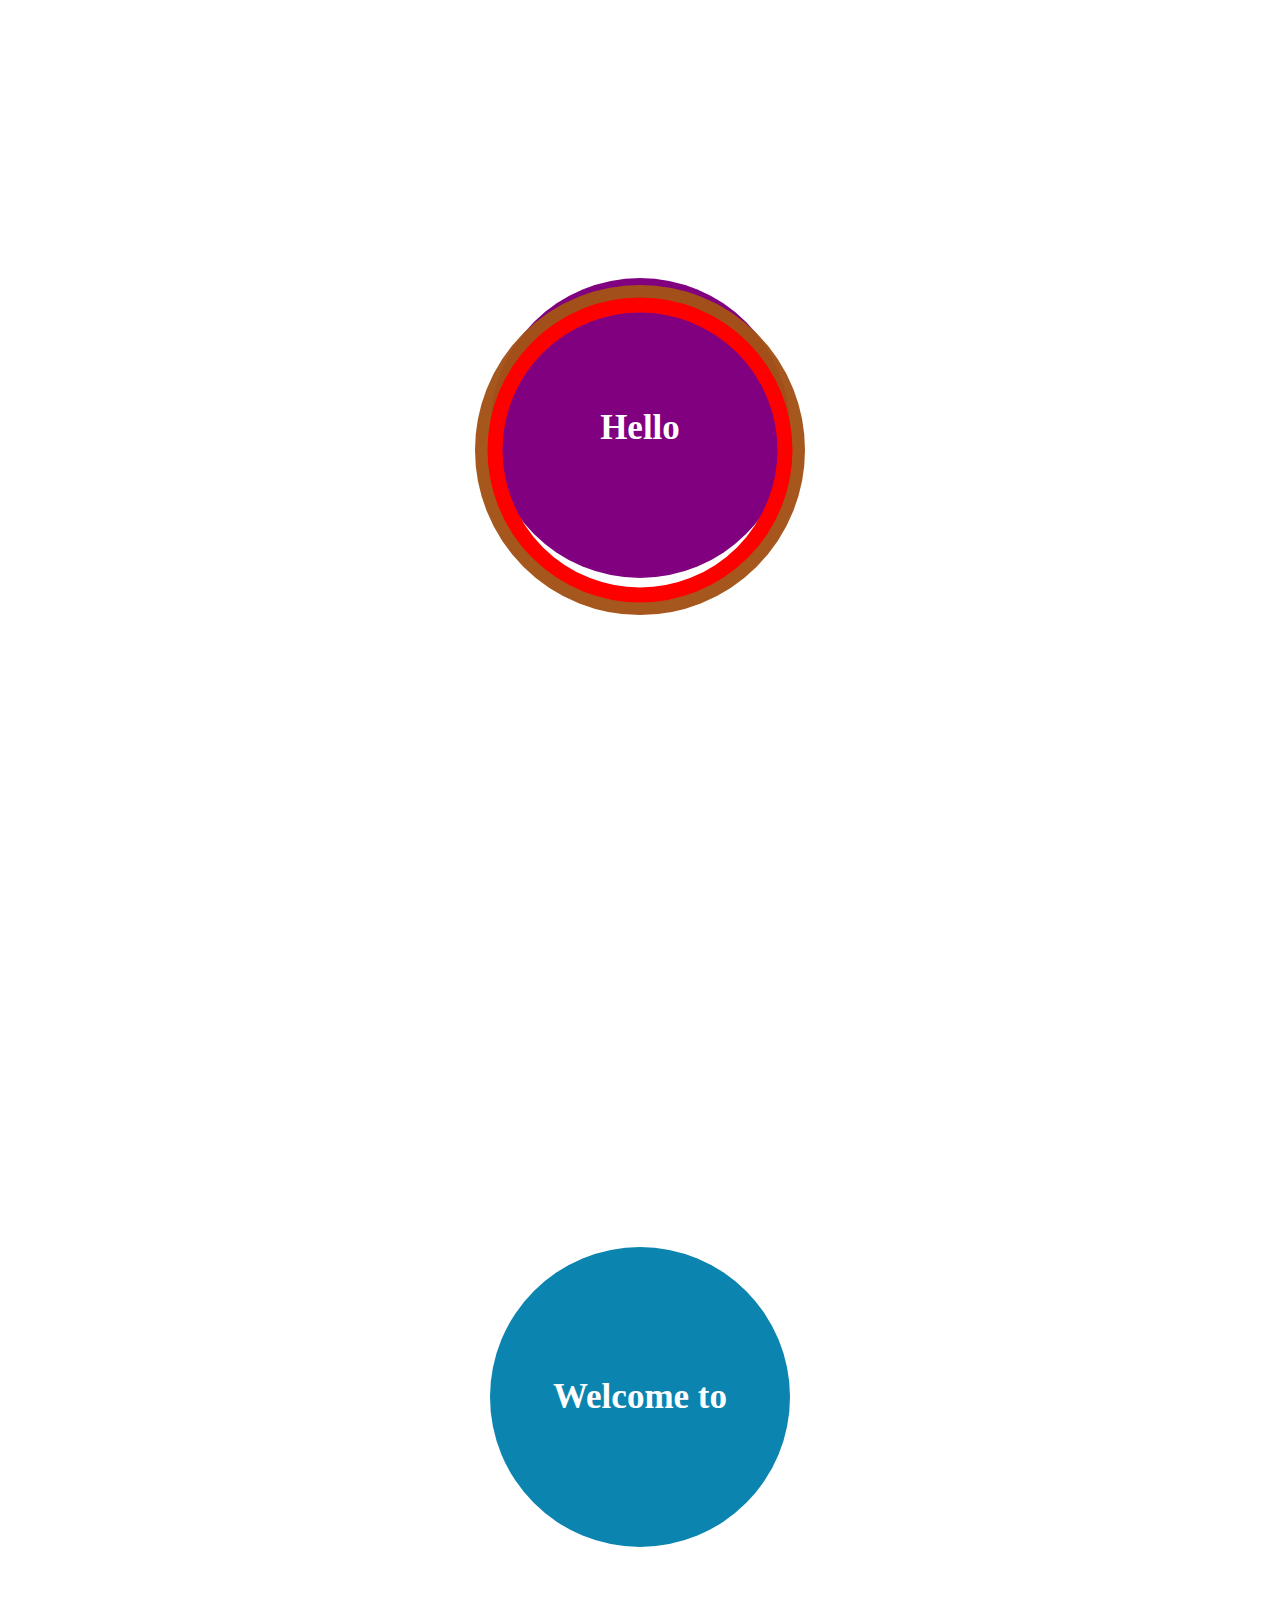
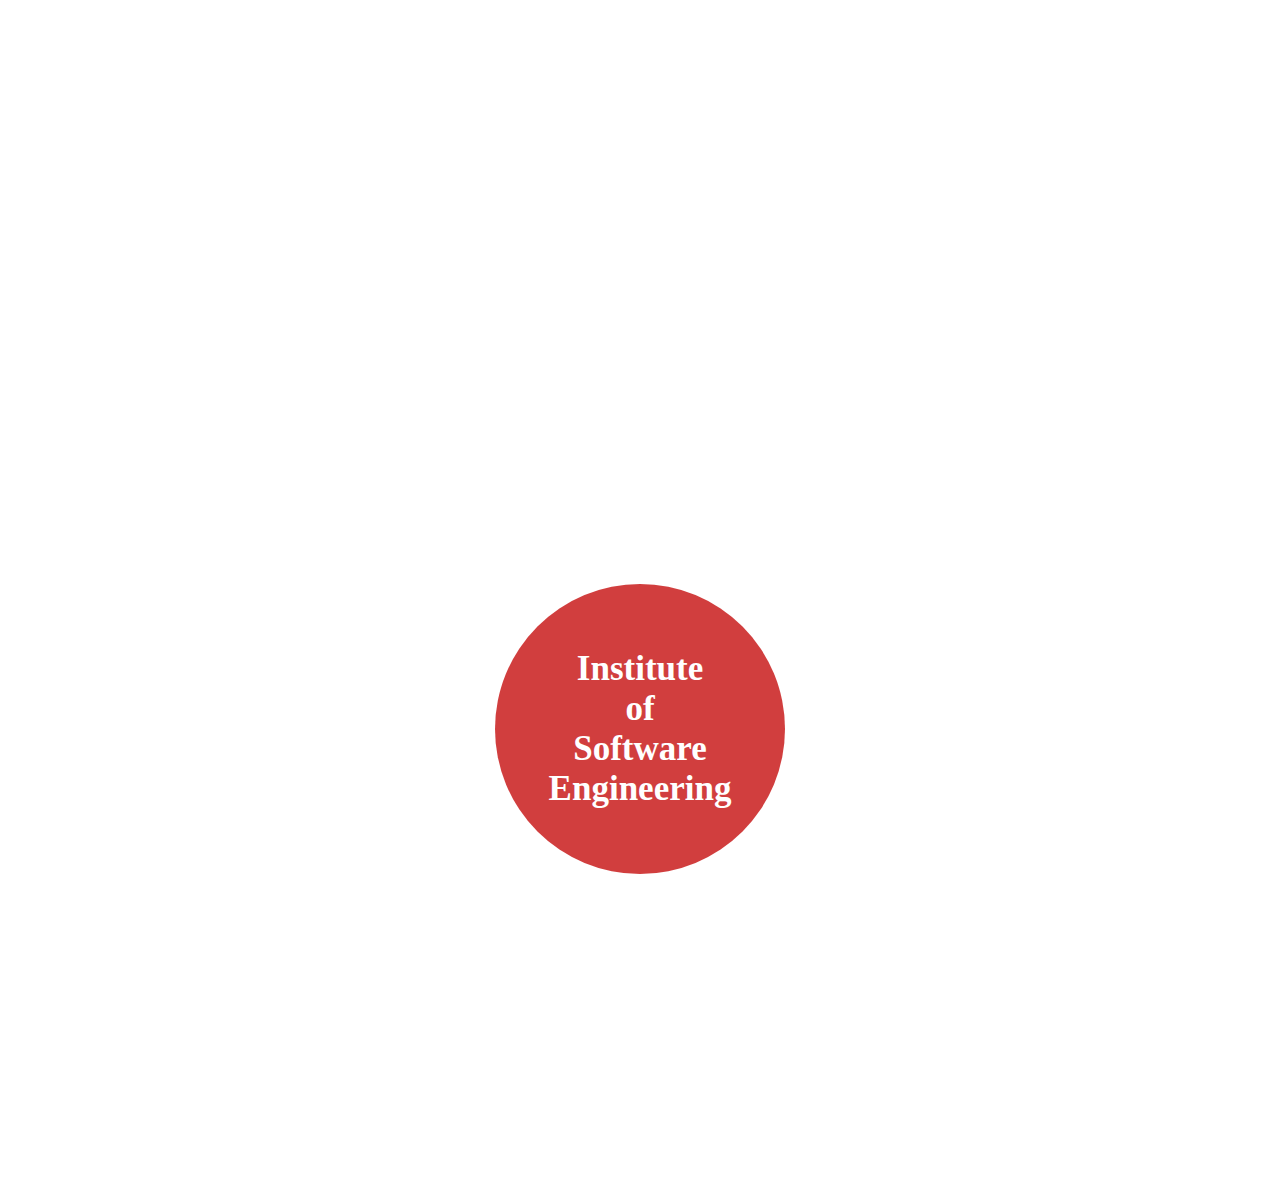
<file: assigments/CSS02 - Fixed Circles/index.html>
<!DOCTYPE html>
<html lang="en">
<head>
    <meta charset="UTF-8">
    <title>CSS02</title>
    <style>
        body > section {
            height: 100vh;
            /*border: 2px solid red;*/
        }

        .circle1 {
            height: 300px;
            width: 300px;
            position: fixed;
            top: 50%;
            left: 50%;
            transform: translate(-50%, -50%);
            border: 15px solid rgba(163, 82, 23, 0.97);
            border-radius: 50%;
        }

        .circle2 {
            height: 275px;
            width: 275px;
            position: fixed;
            top: 50%;
            left: 50%;
            transform: translate(-50%, -50%);
            border: 15px solid #ff0000;
            border-radius: 50%;
        }

        .full-circle-1{
            width: 300px;
            height: 300px;
            position: relative;
            top: 45%;
            left: 50%;
            transform: translate(-50%, -50%);
            background: purple;
            border-radius: 100%;
        }
        .full-circle-2{
            width: 300px;
            height: 300px;
            position: relative;
            top: 50%;
            left: 50%;
            transform: translate(-50%, -50%);
            background: #0b84af;
            border-radius: 100%;
        }

        .full-circle-3{
            width: 290px;
            height: 290px;
            position: relative;
            top: 51%;
            left: 50%;
            transform: translate(-50%, -50%);
            background: rgba(208, 56, 56, 0.97);
            border-radius: 100%;
        }

        .hello-h1{
            width: max-content;
            height: max-content;
            color: white;
            font-size: 35px;
            position: relative;
            top: 50%;
            left: 50%;
            transform: translate(-50%, -50%);
        }
        .welcome-h1{
            width: max-content;
            height: max-content;
            color: white;
            font-size: 35px;
            position: relative;
            top: 50%;
            left: 50%;
            transform: translate(-50%, -50%);
        }
        .ijse-h1{
            width: max-content;
            height: max-content;
            color: white;
            font-size: 35px;
            position: relative;
            top: 50%;
            left: 50%;
            transform: translate(-50%, -50%);
            text-align: center;
        }

    </style>
</head>
<body>
<section>
    <div class="full-circle-1"><h1 class="hello-h1">Hello</h1></div>
</section>
<section>
    <div class="full-circle-2"><h1 class="welcome-h1">Welcome to</h1></div>
</section>
<section>
    <div class="full-circle-3"><h1 class="ijse-h1">Institute <br> of <br> Software <br> Engineering</h1></div>
</section>

<div class="circle1"></div>
<div class="circle2"></div>

</body>
</html>
</file>
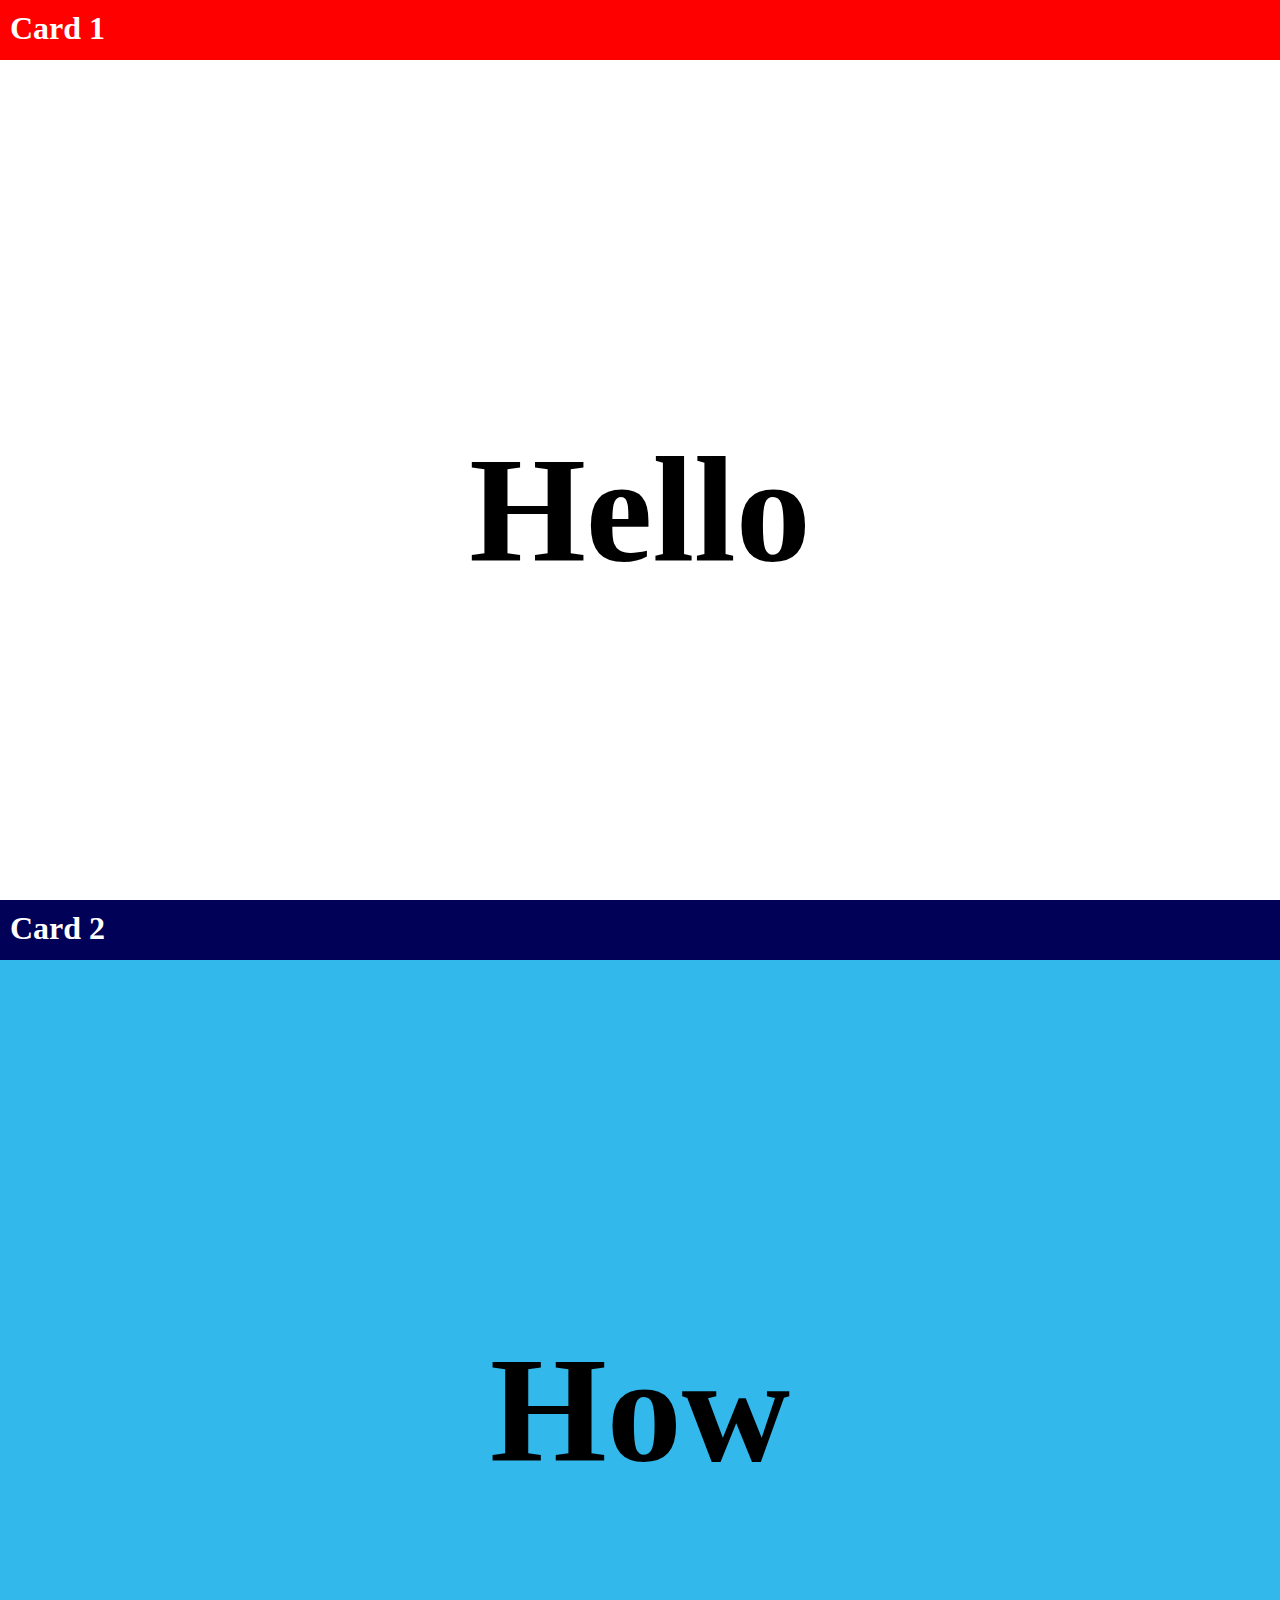
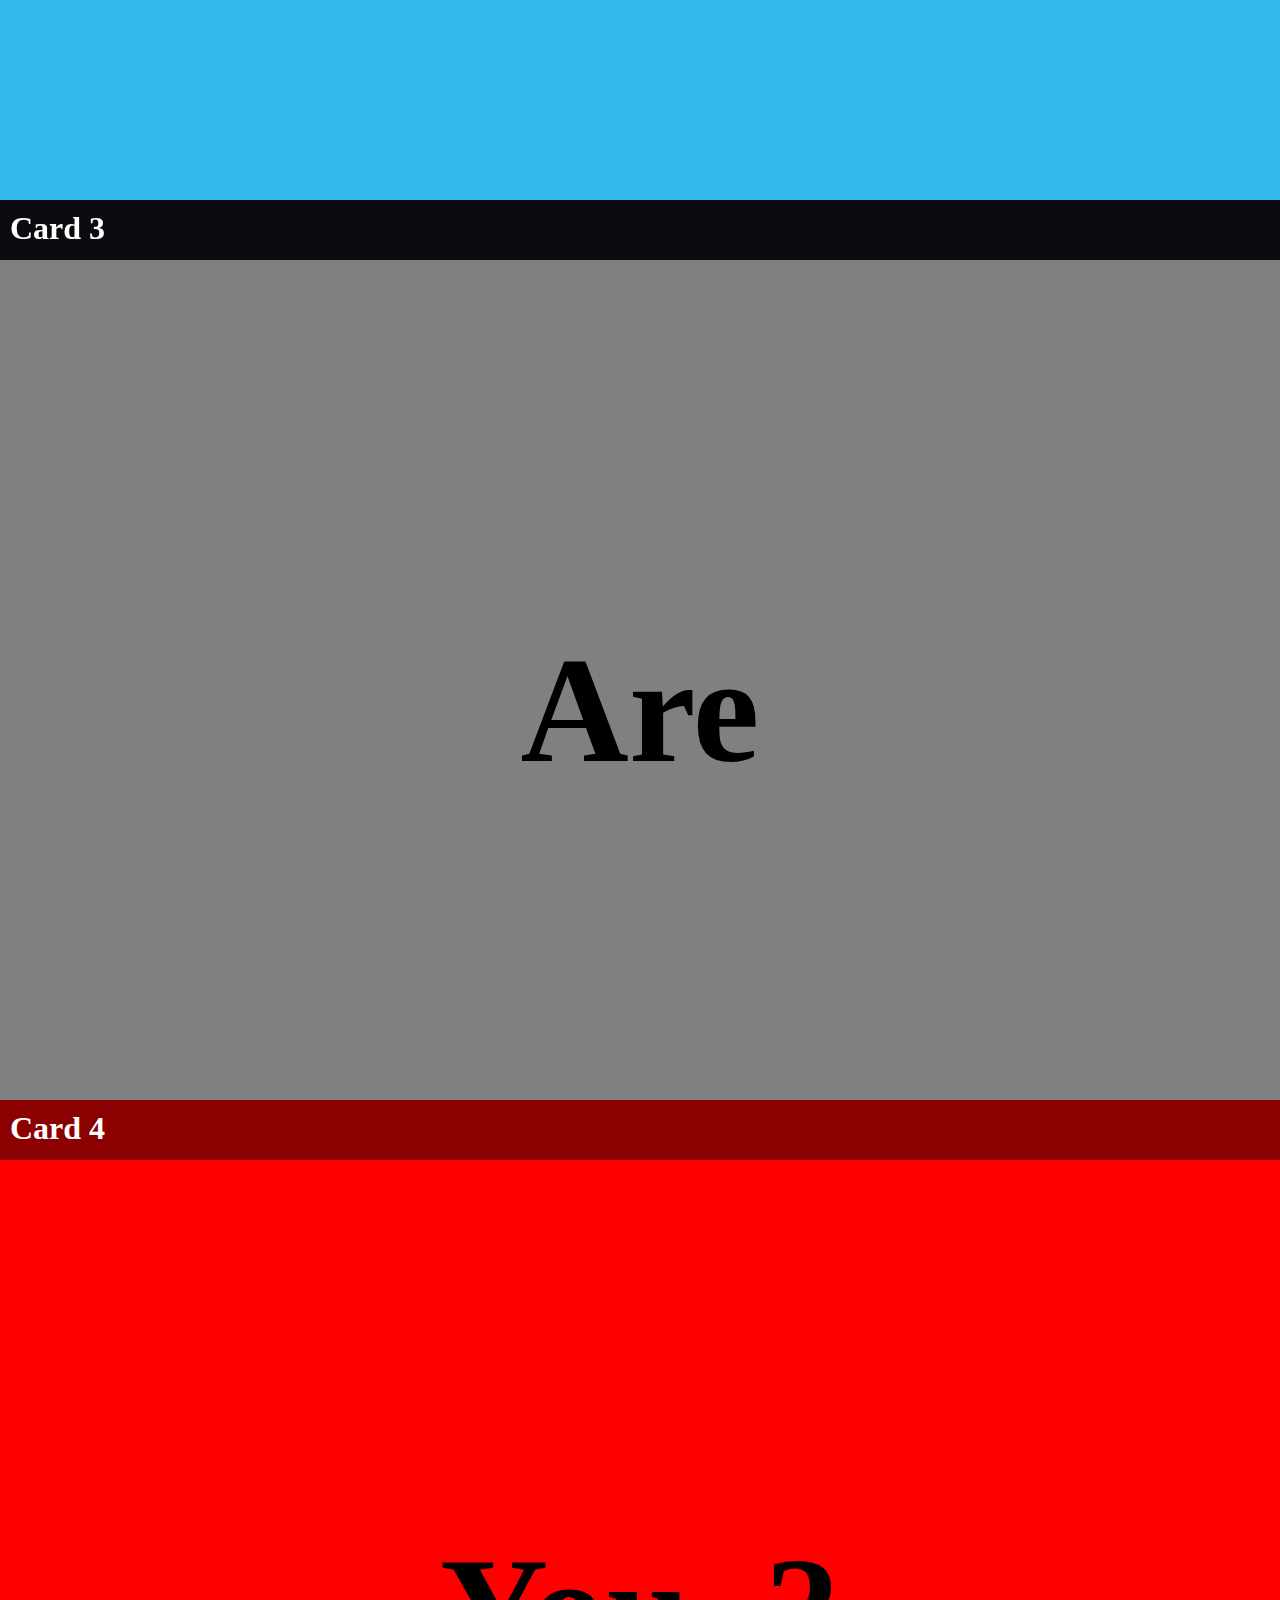
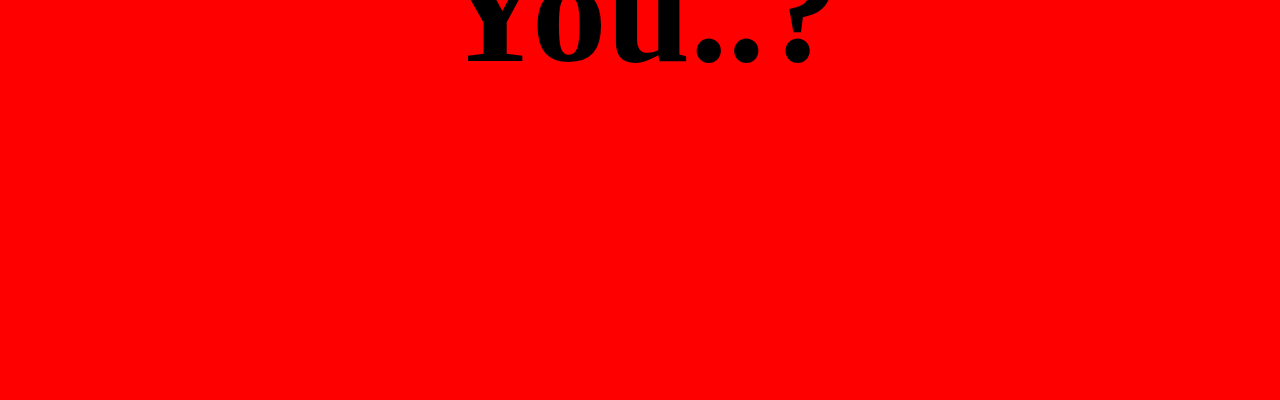
<file: assigments/CSS03 - Sticky Cards/index.html>
<!DOCTYPE html>
<html lang="en">
<head>
    <meta charset="UTF-8">
    <title>CSS03</title>
    <link rel="stylesheet" href="css/normalize.css">
    <style>

        section {
            height: 100vh;
        }

        section:nth-child(1) {
            background: white;
        }

        section:nth-child(2) {
            background: #33b8ec;
        }

        section:nth-child(3) {
            background: gray;
        }

        section:nth-child(4) {
            background: red;
        }

        body > section > div {
            position: sticky;
            height: 60px;
            top: 0;
            z-index: 3;
        }

        .div1 {
            background: red;
        }

        .div2 {
            background: #010157;
        }

        .div3 {
            background: rgba(5, 5, 10, 0.95);
        }

        .div4 {
            background: darkred;
        }

        div > h1 {
            margin: auto;
            padding: 10px;
            color: white;
        }

        section > h1 {
            position: relative;
            margin-top: 50vh;
            text-align: center;
            font-size: 150px;
            transform: translate(0%, -50%);
        }

    </style>
</head>
<body>

<section>
    <div class="div1">
        <h1>Card 1</h1>
    </div>
    <h1>Hello</h1>
</section>

<section>
    <div class="div2">
        <h1>Card 2</h1>
    </div>
    <h1>How</h1>
</section>

<section>
    <div class="div3">
        <h1>Card 3</h1>
    </div>
    <h1 class="are">Are</h1>
</section>

<section>
    <div class="div4">
        <h1>Card 4</h1>
    </div>
    <h1>You..?</h1>
</section>

</body>
</html>
</file>
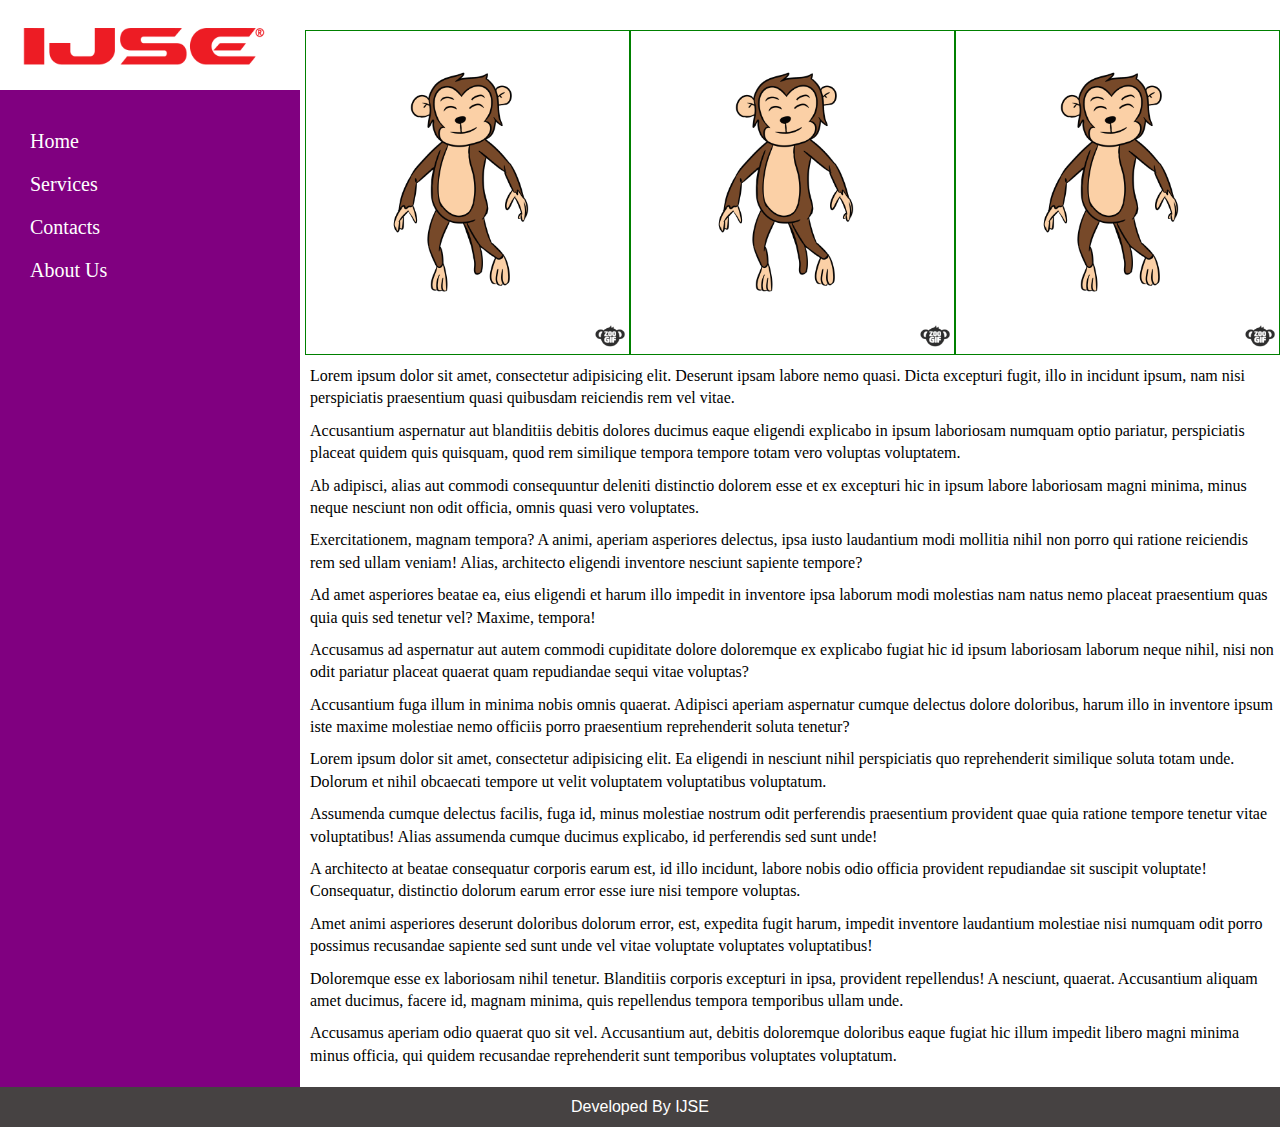
<file: assigments/CSS04 - Responsive Web Site Sample/index.html>
<!DOCTYPE html>
<html lang="en">
<head>
    <meta charset="UTF-8">
    <title>CSS04</title>
    <link rel="stylesheet" href="assests/css/normalize.css">
    <style>
        html {
            position: relative;
            min-height: 100%;
        }

        * {
            padding: 0;
            margin: 0;
            box-sizing: border-box;
        }

        .logo {
            width: 250px;
            margin-top: 10px;
            margin-left: 20px;
        }

        body > header {
            height: 90px;
            margin: 0;
        }

        body > header > ul {
            position: absolute;;
            list-style: none;
            padding: 0;
            display: block;
            top: 30px;
            right: 20px;
        }

        body > header > ul > li {
            display: inline;
            padding: 15px;
            font-size: 20px;
            font-family: AlHor;
        }

        body > aside {
            width: 300px;
            background: purple;
            position: absolute;
            top: 90px;
            left: 0;
            bottom: 0;
        }

        body > aside > ul {
            position: relative;
            list-style: none;
            margin: 0;
            padding-left: 20px;
            padding-top: 30px;
            color: white;
        }

        body > aside > ul > li {
            display: block;
            padding: 10px;
            font-size: 20px;
            font-family: AlHor;
        }

        body > div {
            position: relative;
            left: 300px;
            right: 0;
            bottom: 100px;
            width: calc(100% - 305px);
            line-height: 1.4;
        }

        body > div > section {
            position: relative;
            left: 5px;
            top: 40px;
        }

        body > div > section > img {
            border: 1px solid green;
            width: calc(100% / 3);

        }

        .image {
            display: flex;
        }

        body > div > p {
            position: relative;
            margin-left: 10px;
            margin-top: 10px;
            top: 40px;
        }

        footer {
            position: absolute;
            left: 0;
            bottom: 0;
            height: 40px;
            width: 100%;
            background-color: rgb(70, 66, 66);
            display: flex;
            align-items: center;
            justify-content: center;
            color: white;
            font-family: "Gill Sans", "Gill Sans MT", Calibri, "Trebuchet MS", sans-serif;
        }
    </style>
</head>
<body>
<header>
    <img class="logo" src="assests/ijse.png" alt="ijse logo">
    <ul>
        <li>Home</li>
        <li>Services</li>
        <li>Contacts</li>
        <li>About Us</li>
    </ul>
</header>
<aside>
    <ul>
        <li>Home</li>
        <li>Services</li>
        <li>Contacts</li>
        <li>About Us</li>
    </ul>
</aside>
<div>
    <section class="image">
        <img src="assests/monkey.gif" alt="monkey gif">
        <img src="assests/monkey.gif" alt="monkey gif">
        <img src="assests/monkey.gif" alt="monkey gif">
    </section>
    <p>Lorem ipsum dolor sit amet, consectetur adipisicing elit. Deserunt ipsam labore nemo quasi. Dicta excepturi
        fugit, illo in incidunt ipsum, nam nisi perspiciatis praesentium quasi quibusdam reiciendis rem vel vitae.</p>
    <p>Accusantium aspernatur aut blanditiis debitis dolores ducimus eaque eligendi explicabo in ipsum laboriosam
        numquam optio pariatur, perspiciatis placeat quidem quis quisquam, quod rem similique tempora tempore totam vero
        voluptas voluptatem.</p>
    <p>Ab adipisci, alias aut commodi consequuntur deleniti distinctio dolorem esse et ex excepturi hic in ipsum labore
        laboriosam magni minima, minus neque nesciunt non odit officia, omnis quasi vero voluptates.</p>
    <p>Exercitationem, magnam tempora? A animi, aperiam asperiores delectus, ipsa iusto laudantium modi mollitia nihil
        non porro qui ratione reiciendis rem sed ullam veniam! Alias, architecto eligendi inventore nesciunt sapiente
        tempore?</p>
    <p>Ad amet asperiores beatae ea, eius eligendi et harum illo impedit in inventore ipsa laborum modi molestias nam
        natus nemo placeat praesentium quas quia quis sed tenetur vel? Maxime, tempora!</p>
    <p>Accusamus ad aspernatur aut autem commodi cupiditate dolore doloremque ex explicabo fugiat hic id ipsum
        laboriosam laborum neque nihil, nisi non odit pariatur placeat quaerat quam repudiandae sequi vitae
        voluptas?</p>
    <p>Accusantium fuga illum in minima nobis omnis quaerat. Adipisci aperiam aspernatur cumque delectus dolore
        doloribus, harum illo in inventore ipsum iste maxime molestiae nemo officiis porro praesentium reprehenderit
        soluta tenetur?</p>
    <p>Lorem ipsum dolor sit amet, consectetur adipisicing elit. Ea eligendi in nesciunt nihil perspiciatis quo
        reprehenderit similique soluta totam unde. Dolorum et nihil obcaecati tempore ut velit voluptatem voluptatibus
        voluptatum.</p>
    <p>Assumenda cumque delectus facilis, fuga id, minus molestiae nostrum odit perferendis praesentium provident quae
        quia ratione tempore tenetur vitae voluptatibus! Alias assumenda cumque ducimus explicabo, id perferendis sed
        sunt unde!</p>
    <p>A architecto at beatae consequatur corporis earum est, id illo incidunt, labore nobis odio officia provident
        repudiandae sit suscipit voluptate! Consequatur, distinctio dolorum earum error esse iure nisi tempore
        voluptas.</p>
    <p>Amet animi asperiores deserunt doloribus dolorum error, est, expedita fugit harum, impedit inventore laudantium
        molestiae nisi numquam odit porro possimus recusandae sapiente sed sunt unde vel vitae voluptate voluptates
        voluptatibus!</p>
    <p>Doloremque esse ex laboriosam nihil tenetur. Blanditiis corporis excepturi in ipsa, provident repellendus! A
        nesciunt, quaerat. Accusantium aliquam amet ducimus, facere id, magnam minima, quis repellendus tempora
        temporibus ullam unde.</p>
    <p>Accusamus aperiam odio quaerat quo sit vel. Accusantium aut, debitis doloremque doloribus eaque fugiat hic illum
        impedit libero magni minima minus officia, qui quidem recusandae reprehenderit sunt temporibus voluptates
        voluptatum.</p>
</div>
<footer>Developed By IJSE</footer>
</body>
</html>
</file>
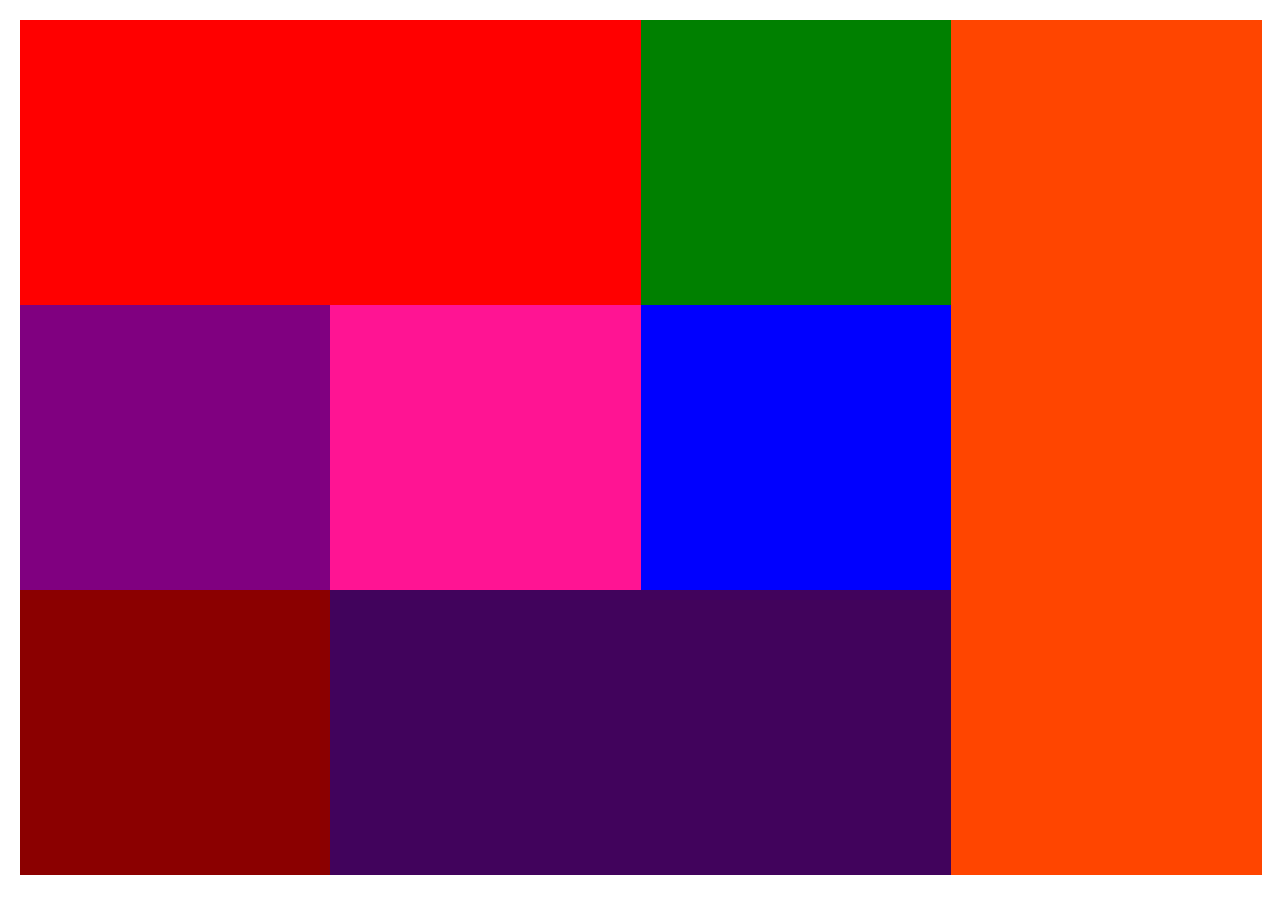
<file: assigments/CSS05 - Grid Layout/index.html>
<!DOCTYPE html>
<html lang="en">
<head>
    <meta charset="UTF-8">
    <title>CSS05</title>
    <link rel="stylesheet" href="css/normalize.css">
    <style>

        section{
            margin-top: 10px;
            margin-left: 10px;
            width: 97vw;
            height: 95vh;
            /*border: 1px solid red;*/
            display: grid;
            grid-template-rows: repeat(3,1fr);
            grid-template-columns: repeat(4,1fr);

        }

        /*#1{*/
        /*    display: flex;*/
        /*    align-items: center;*/
        /*    justify-content: center;*/
        /*}*/

        section>div:nth-child(1){
            grid-column: 1/3;
           background: red;
        }
        section>div:nth-child(2){
            grid-column: 3/4;
            background: green;
        }
        section>div:nth-child(3){
            grid-column: 4/5;
            grid-row: 1/4;
            background: orangered;
        }

        section>div:nth-child(4){
            grid-column: 1/2;
            background: purple;
        }
        section>div:nth-child(5){
            grid-column: 2/3;
            background: deeppink;
        }
        section>div:nth-child(6){
            grid-column: 3/4;
            background: blue;
        }
        section>div:nth-child(7){
            grid-column: 1/2;
            background: darkred;
        }

        section>div:nth-child(8){
            grid-column: 2/4;
            background: #41035c;
        }

    </style>
</head>
<body>
<section id="1">
    <section id="2">
        <div></div>
        <div></div>
        <div></div>
        <div></div>
        <div></div>
        <div></div>
        <div></div>
        <div></div>
    </section>
</section>

</body>
</html>
</file>
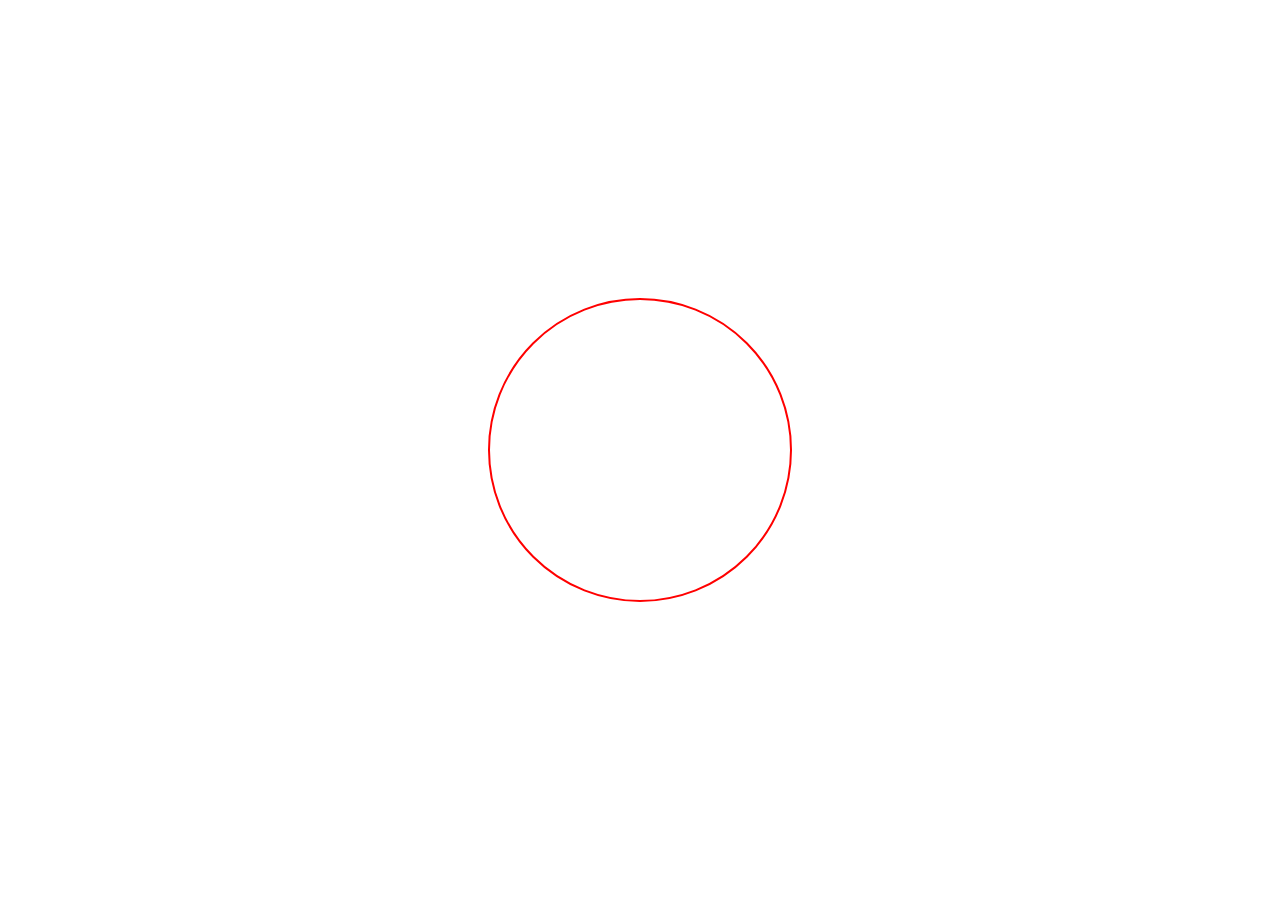
<file: assigments/CSS06 - Water Drop/index.html>
<!DOCTYPE html>
<html lang="en">
<head>
    <meta charset="UTF-8">
    <title>CSS06</title>
    <link rel="stylesheet" href="assests/css/normalize.css">
    <style>
        section {
            position: absolute;
            top: 0;
            bottom: 0;
            right: 0;
            left: 0;
            margin: auto;
            border-radius: 100%;
            width: 300px;
            height: 300px;
            border: 2px solid red;
            animation: water;
            animation-duration: 3s;
            animation-iteration-count: infinite;
        }
        @keyframes water {
            0% {
                width: 1px;
                height: 1px;
                border: 4px solid red;
            }

            100% {
                width: 300px;
                height: 300px;
                border: 1px solid white;
            }

        }
    </style>
</head>
<body>
<section></section>
</body>
</html>
</file>
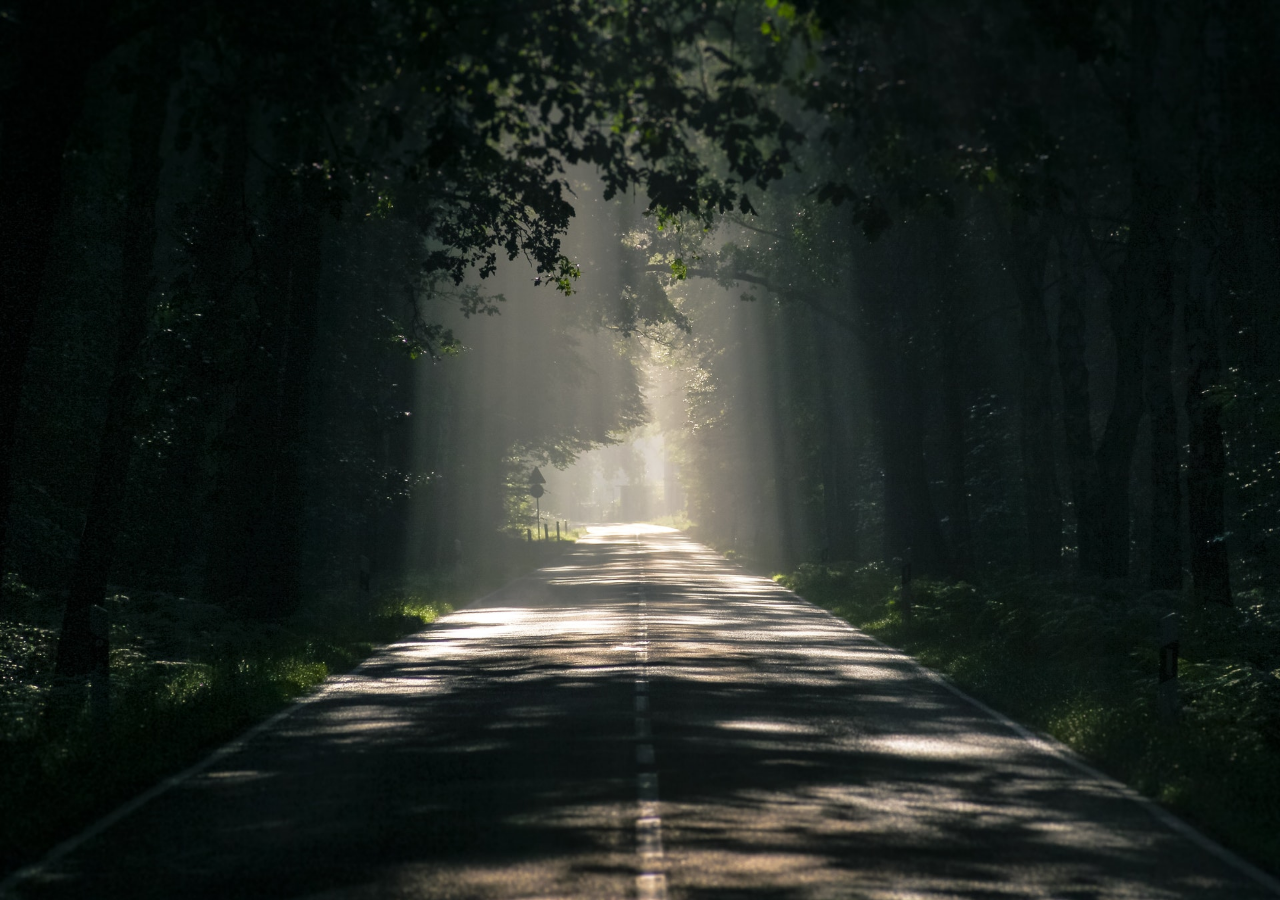
<file: assigments/CSS07 - image Slide Show/index.html>
<!DOCTYPE html>
<html lang="en">
<head>
    <meta charset="UTF-8">
    <title>CSS07</title>
    <link rel="stylesheet" href="assests/css/normalize.css">
    <style>
        body {
            overflow: hidden;
        }

        section {
            position: absolute;
            animation: slide;
            animation-duration: 20s;
            animation-iteration-count: infinite;
            animation-direction: alternate;
            animation-delay: 2s;
        }

        @keyframes slide {
            0% {
                margin-left: 0vw;
            }
            25% {
                margin-left: -100vw;
            }
            50% {
                margin-left: -200vw;
            }
            75% {
                margin-left: -300vw;
            }
            100% {
                margin-left: -400vw;
            }

        }

        img {
            position: absolute;
            width: 100vw;
            height: 100vh;
            top: 0;
            bottom: 0;
            left: 0;
            right: 0;
            margin: 0;
        }

        img:nth-child(2) {
            margin-left: 100vw;
        }

        img:nth-child(3) {
            margin-left: 200vw;
        }

        img:nth-child(4) {
            margin-left: 300vw;
        }

        img:nth-child(5) {
            margin-left: 400vw;
        }

        img:nth-child(6) {
            margin-left: 500vw;
        }

    </style>
</head>
<body>
<section>
    <img src="assests/img/image1.jpg">
    <img src="assests/img/image2.jpg">
    <img src="assests/img/image3.jpg">
    <img src="assests/img/image4.jpg">
    <img src="assests/img/image5.jpg">
</section>
</body>
</html>
</file>
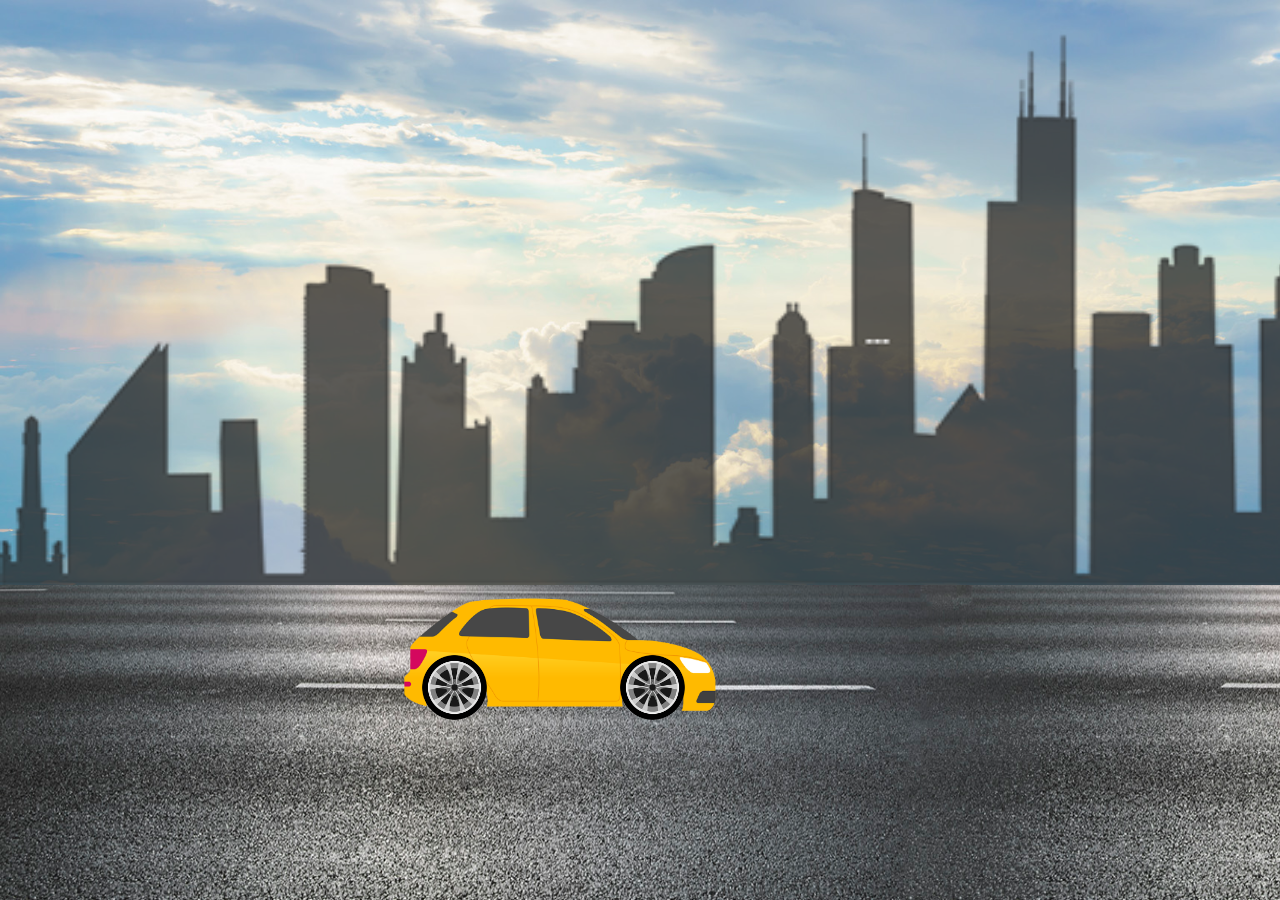
<file: assigments/CSS08 - Car Animation/index.html>
<!--Car animation-->
<!DOCTYPE html>
<html lang="en">
<head>
    <meta charset="UTF-8">
    <title>CSS08</title>
    <link rel="stylesheet" href="assests/css/normalize.css">
    <style>
        body {
            overflow: hidden;
        }

        main {
            position: fixed;
            width: 100vw;
            height: 100vh;
            background: url("assests/img/sky.jpg");
            background-size: cover;
            background-position: center;
            margin: 0;
        }

        .car {
            height: 150px;
            width: 320px;
            bottom: 18%;
            position: fixed;
            margin-left: 400px;
        }

        .wheel1 {
            position: fixed;
            width: 65px;
            height: 65px;
            bottom: 20%;
            margin-left: 422px;
            animation: rotate 10s infinite;
        }

        .wheel2 {
            position: fixed;
            width: 65px;
            height: 65px;
            bottom: 20%;
            margin-left: 620px;
            animation: rotate 10s infinite;
        }

        .road {
            position: absolute;
            width: 300vw;
            height: 35%;
            bottom: 0;
            margin-left: 0;
            animation: moving 10s infinite;
        }

        .city {
            position: absolute;
            width: 300vw;
            height: 65%;
            bottom: 35%;
            margin-left: 0;
            animation: moving 10s infinite;
        }

        @keyframes rotate {
            0% {
                transform: rotate(0deg);
            }
            50% {
                transform: rotate(720deg);
            }
            100%{
                transform: rotate(540deg);
            }
        }

        @keyframes moving {
            0% {
                transform: translateX(0px);
            }
            100% {
                transform: translateX(-2100px);
            }
        }
    </style>
</head>
<body>
<main>
    <img class="city" src="assests/img/city.png">
    <img class="road" src="assests/img/road.jpg">
    <img class="car" src="assests/img/car.png">
    <img class="wheel1" src="assests/img/wheel.png">
    <img class="wheel2" src="assests/img/wheel.png">
</main>
</body>
</html>
</file>
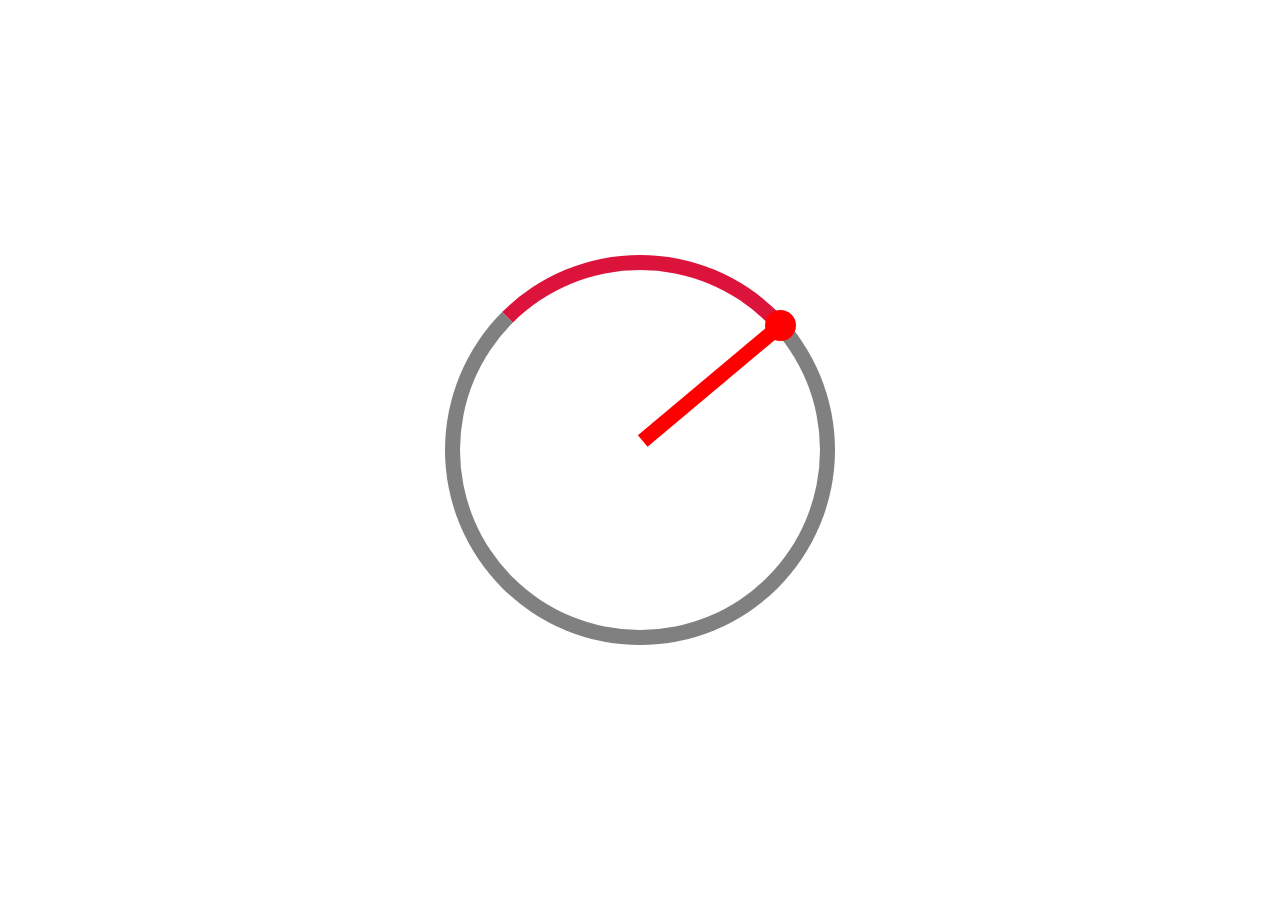
<file: assigments/CSS09 - Circle Transition/index.html>
<!--circle transition-->
<!DOCTYPE html>
<html lang="en">
<head>
    <meta charset="UTF-8">
    <title>CSS09</title>
    <link rel="stylesheet" href="assests/css/normalize.css">
    <style>
        body {
            overflow: hidden;
        }

        section {
            position: absolute;
            top: 0;
            bottom: 0;
            right: 0;
            left: 0;
            margin: auto;
            width: 360px;
            height: 360px;
            background: white;
            border-radius: 100%;
            border: 15px solid gray;
            border-top: 15px solid crimson;
        }

        section > div:nth-child(1) {
            position: relative;
            top: 40px;
            left: 140px;
            margin: auto;
            width: 1px;
            height: 1px;
            background: red;
            border-radius: 100%;
            border: 15px solid red;
        }
        section > div:nth-child(2) {
            position: absolute;
            top: 0;
            bottom: 140px;
            right: 0;
            left: 150px;
            margin: auto;
            width: 15px;
            height: 190px;
            background: red;
            transform: rotate(50deg);
        }

        section:hover {
            transform: rotate(360deg);
            transition: all 2s;
        }
    </style>
</head>
<body>
<section>
    <div></div>
    <div></div>
</section>
</body>
</html>
</file>
<file: assigments/CSS12 - Animation/index.html>
<!DOCTYPE html>
<html lang="en">
<head>
    <meta charset="UTF-8">
    <title>Title</title>
  <style>
body{
  margin: 0;
}
    ::-webkit-scrollbar{
      width: 0;
    }
    section{
      width: 100vw;
      height: 100vh;
    }
    div{
      background-color: red;
      width: 120px;
      height: 60px;
      position: relative;
      top: 10px;
      left: 10px;
      border-radius: 20px;
      animation-name:my-animation;
      animation-duration: 5s;
      animation-direction: alternate;
      animation-iteration-count: infinite;
    }

    @keyframes my-animation {
      0%{
        /*transform: rotate(0deg);*/
        top: 10px;
        left: 10px;
        background-color: red;
    }
      25%{
        transform: rotate(-180deg);
        top: 90vh;
        left: 10px;
        background-color: #6F1919;
      }
      50%{
        transform: rotate(180deg);
        top: 90vh;
        left: 85vw;
        background-color: deeppink;
      }

      75%{
        transform: rotate(-180deg);
        top: 10px;
        left: 85vw;
        background-color: #6a6047;
      }
    }
  </style>
</head>
<body>
<section>
<div></div>
</section>
</body>
</html>
</file>
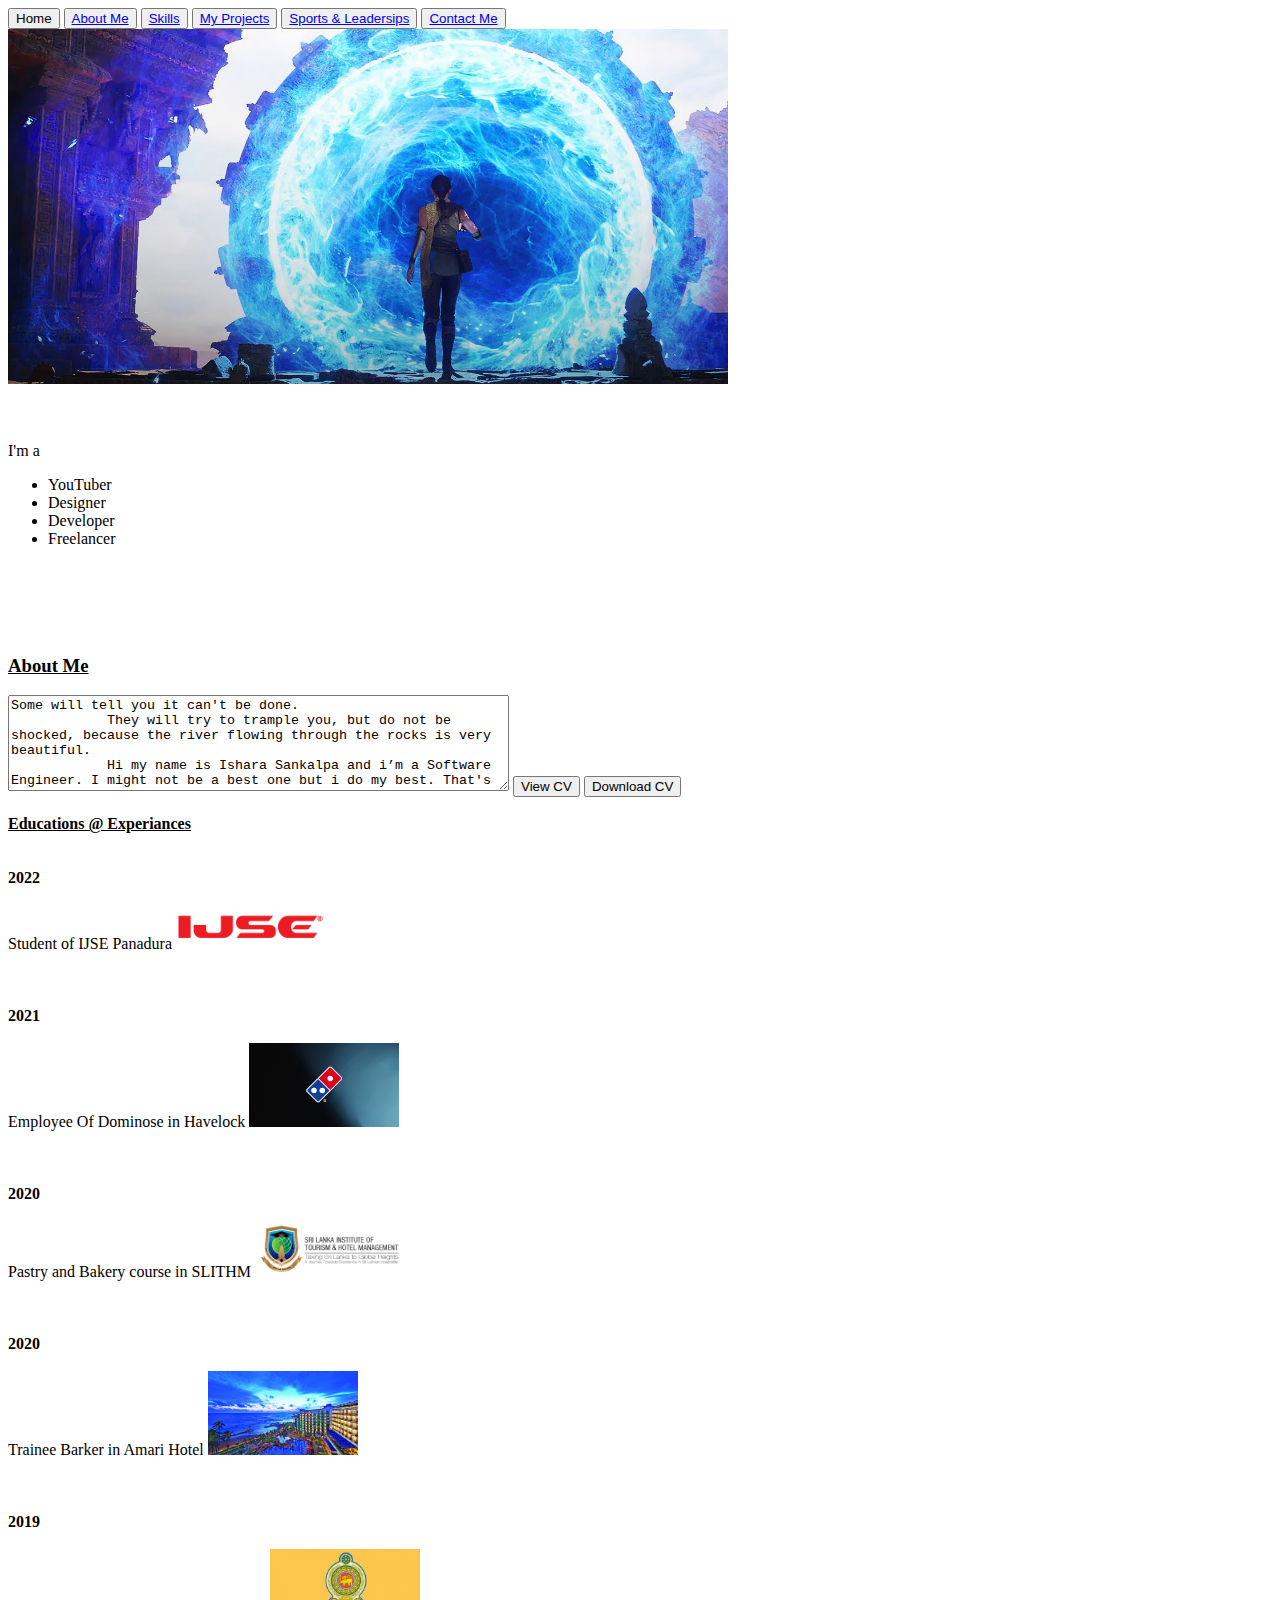
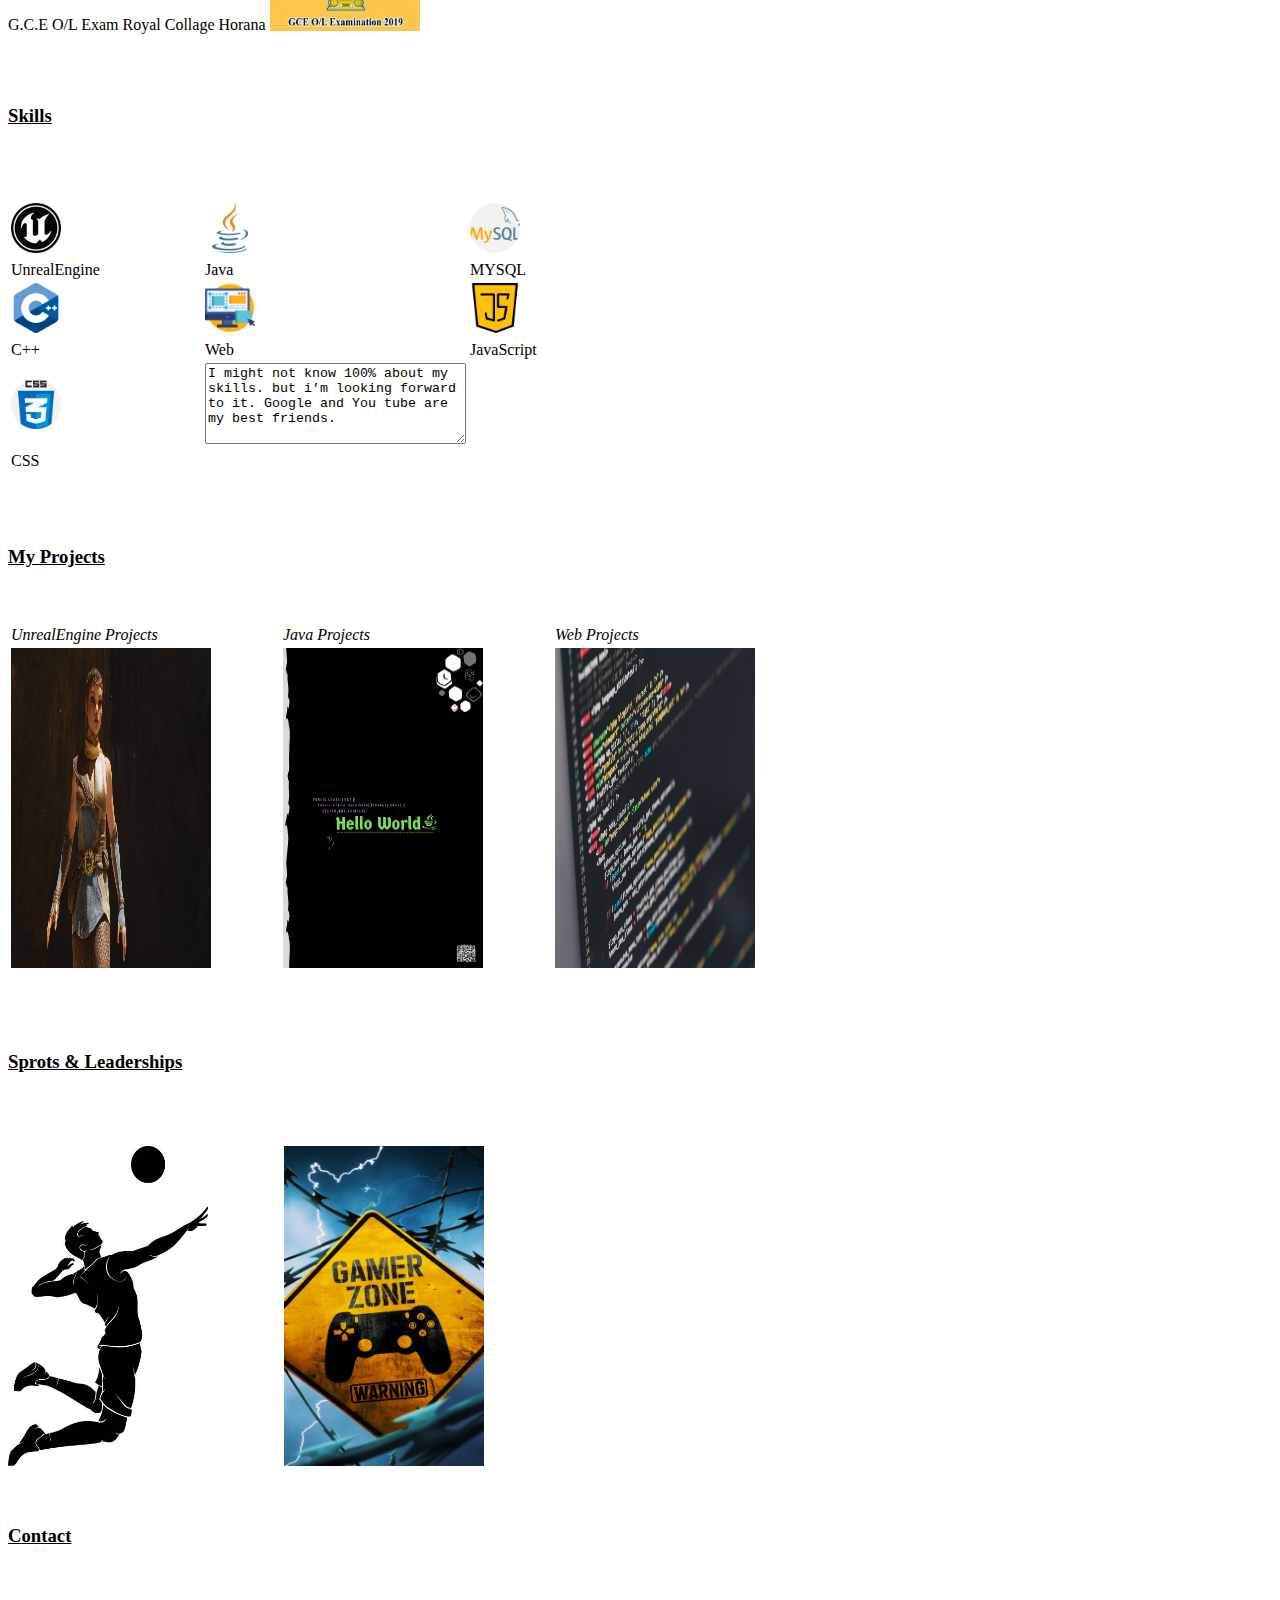
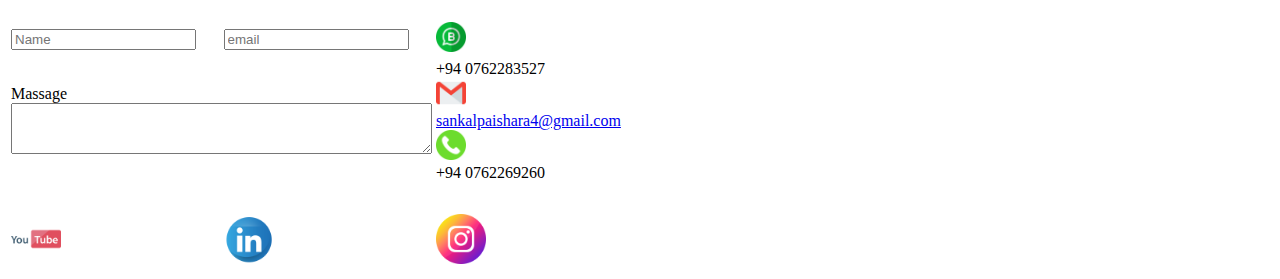
<file: assigments/Plain HTML/index.html>
<!--<br> brake the paragraph  -->
<!--<strong>  Bold the letters  </strong>  -->
<!-- <u> Under line the sentence  </u> -->
<!-- <em> Italic line the sentence  </em> -->
<!-- <sub> Italic line the sentence  </sub> -->
<!-- <sup> Italic line the sentence  </sup> -->
<!-- <img src="weathericon.png"alt=""id="img"> -->
<!-- <video controls>
    <source src="Directoey path to your Video" type="video type (mp4)">
</video> -->
<!--<picture>
    <source media="(max-width: 799)" srcset="assets/images/smale.jpg" >
    <img src="assets/images/big.jpg" alt="big.jpg">
</picture>-->
<!--<a href="https://github.com/ishara2003">lick declayer</a>-->
<!DOCTYPE html>
<html lang="en" xmlns="http://www.w3.org/1999/html">
<head>
    <meta charset="UTF-8">
    <title>My Profile</title>

    <!--    <link rel="stylesheet" href="assets/CSS/CSS.css">-->

    <style>



    </style>

</head>
<body>

<nav>
    <button id="home" ><a href="#main_img"></a> Home</button>
    <button id="about"><a href="#001">About Me</a> </button>
    <button id="skills"><a href="#002">Skills</a></button>
    <button id="projects"><a href="#003">My Projects</a></button>
    <button id="sports"><a href="#004">Sports & Leadersips</a>  </button>
    <button id="contact"> <a href="#005">Contact Me</a> </button>
    <br>



    <img id="main_img" src="../../assets/images/0001.jpg" alt="" width="720">

    <br>
    <br>
    <br>
    <br>
    <div class="wrapper">
        <div class="static-txt">I'm a</div>
        <ul class="dynamic-txts">
            <li><span>YouTuber</span></li>
            <li><span>Designer</span></li>
            <li><span>Developer</span></li>
            <li><span>Freelancer</span></li>
        </ul>
    </div>



    <br>
    <br>
    <br>
    <br>
    <h3 id="001"><u><strong>About Me</strong></u></h3>
</nav>
<section>
    <P>

        <textarea name="" id="txtAbout" cols="60" rows="6">Some will tell you it can't be done.
            They will try to trample you, but do not be shocked, because the river flowing through the rocks is very beautiful.
            Hi my name is Ishara Sankalpa and i’m a Software Engineer. I might not be a best one but i do my best. That's who i am</textarea>
        <button id="view cv">View CV</button>
        <button id="down cv">Download CV</button>

        <br>
        <br>
        <label ><strong><u>Educations @ Experiances</u></strong></label>
        <br>
        <br>
        <br>

        <label><strong>2022</strong></label>
        <br>
        <br>
        <label>Student of IJSE Panadura</label>
        <img src="../../assets/images/ijse.png" alt="ijse.jpg" width="150">


        <br>
        <br>
        <br>
        <br>
        <label><strong>2021</strong></label>
        <br>
        <br>
        <label>Employee Of Dominose in Havelock</label>
        <img src="../../assets/images/XvUsfIo-WJPqWRKW.jpeg" alt="" width="150">


        <br>
        <br>
        <br>
        <br>
        <label><strong>2020</strong></label>
        <br>
        <br>
        <label>Pastry and Bakery course in SLITHM</label>
        <img src="../../assets/images/LOGO-with-Name-2-3.png" alt="ijse.jpg" width="150">


        <br>
        <br>
        <br>
        <br>
        <label><strong>2020</strong></label>
        <br>
        <br>
        <label>Trainee Barker in Amari Hotel</label>
        <img src="../../assets/images/image.jpg" alt="" width="150">


        <br>
        <br>
        <br>
        <br>
        <label><strong>2019</strong></label>
        <br>
        <br>
        <label>G.C.E O/L Exam Royal Collage Horana</label>
        <img src="../../assets/images/7238d96e-b5797f47-gce-o_l-2019_850x460_acf_cropped.jpg" alt="" width="150">


    </P>
    <br>
    <br>
    <h3 id="002"><strong><u>Skills</u></strong></h3>
    <br>
    <br>
    <br>
    <table>
        <tr>
            <td colspan=""><img src="../../assets/images/ACCL-Unreal-Engine.png" alt="" width="50">&nbsp &nbsp &nbsp &nbsp &nbsp &nbsp &nbsp &nbsp &nbsp &nbsp &nbsp &nbsp &nbsp &nbsp &nbsp &nbsp &nbsp &nbsp</td>
            <td><img src="../../assets/images/java.png" alt="" width="50"></td>
            <td><img src="../../assets/images/mysql.png" alt="" width="50"></td>
        </tr>

        <tr>
            <td><label>UnrealEngine</label></td>
            <td><label>Java</label></td>
            <td><label>MYSQL</label></td>
        </tr>



        <tr>
            <td colspan=""><img src="../../assets/images/c-.png" alt="" width="50"></td>
            <td><img src="../../assets/images/ux.png" alt="" width="50"></td>
            <td><img src="../../assets/images/java-script.png" alt="" width="50"></td>
        </tr>

        <tr>
            <td><label>C++</label></td>
            <td><label>Web</label></td>
            <td><label>JavaScript</label></td>
        </tr>



        <tr>
            <td colspan=""><img src="../../assets/images/css.png" alt="" width="50"></td>
            <td><textarea name="skils" id="" cols="30" rows="5">I might not know 100% about my skills. but i’m looking forward to it. Google and You tube are my best friends.</textarea></td>

        </tr>

        <tr>
            <td><label>CSS</label></td>

        </tr>




    </table>
    <br>
    <br>
    <br>
    <h3 id="003"><strong><u>My Projects</u></strong></h3>
    <br>
    <br>

    <table>
        <tr>
            <td colspan="1"><i>UnrealEngine Projects</i></td>
            <td colspan="1"><i>Java Projects</i></td>
            <td colspan="1"><i>Web Projects</i></td>
        </tr>
        <tr>
            <td><img src="../../assets/images/3645791.jpg" alt="" height="320" width="200"><label>&nbsp &nbsp &nbsp &nbsp &nbsp &nbsp &nbsp &nbsp &nbsp</label></td>
            <td><img src="../../assets/images/HD-wallpaper-coding-code-java-programmer-black-hello-world-key-programming-quotes.jpg" alt="" height="320" width="200"><label>&nbsp &nbsp &nbsp &nbsp &nbsp &nbsp &nbsp &nbsp &nbsp</label></td>
            <td><img src="../../assets/images/photo-1461749280684-dccba630e2f6.jpeg" alt="" height="320" width="200"></td>
        </tr><tr>
    </tr><tr>
    </tr>
    </table>


    <br>
    <br>
    <br>

    <h3 id="004"><u><strong>Sprots & Leaderships</strong></u></h3>
    <br>
    <br>
    <br>

    <img src="../../assets/images/istockphoto-1184618488-612x612.jpg" alt="" height="320" width="200">
    <label>&nbsp &nbsp &nbsp &nbsp &nbsp &nbsp &nbsp &nbsp &nbsp</label>
    <img src="../../assets/images/4662263.jpg" alt="" height="320" width="200">
    <br>
    <br>
    <br>

</section>

<article>
</article>

<footer>

    <h3 id="005"><u> <strong>Contact</strong></u></h3>
    <br>
    <br>
    <br>

    <table>
        <tr>
            <td><input type="text" name="name" id="name" placeholder="Name"></td>
            <td><input type="email" name="email" id="email" placeholder="email"></td>
            <td colspan=""><img src="../../assets/images/whatsapp.png" alt="" width="30" height="30"></td>
        </tr>

        <tr>
            <td colspan="2">
                <label for="">Massage</label><br>
                <textarea name="" id="txt" cols="50" rows="3"></textarea>
            </td>
            <td>
                +94 0762283527
                <br>
                <img src="../../assets/images/gmail.png" alt="" width="30" height="30">
                <br>
                <a href="sankalpaishara4@gmail.com?subject=txt">sankalpaishara4@gmail.com</a>
                <br>
                <img src="../../assets/images/phone-call.png" alt="" height="30" width="30"><br>
                <label for="">+94 0762269260</label>
            </td>
        </tr>
        <tr>
            <td></td>
        </tr>  <tr>
        <td></td>
    </tr>  <tr>
        <td></td>
    </tr> </tr>  <tr>
        <td></td>
    </tr>  <tr>
        <td></td>
    </tr> </tr>  <tr>
        <td></td>
    </tr>  <tr>
        <td></td>
    </tr>
        <tr>
            <td>
                <a href="https://www.youtube.com/channel/UC9dh5PIHp-hGRalv0RwnMMw">
                    <img src="../../assets/images/youtube.png" alt="" width="50" height="50">
                </a>
            </td>

            <td>
                <a href="https://www.linkedin.com/in/ishara-sankalpa-4b3810265/">
                    <img src="../../assets/images/linkedin.png" alt="" width="50" height="50">
                </a>
            </td>

            <td>
                <a href="https://www.instagram.com/isharasankalpa/">
                    <img src="../../assets/images/instagram.png" alt="" width="50" height="50">
                </a>
            </td>


        </tr>
    </table>

</footer>

</body>
</html>
</file>
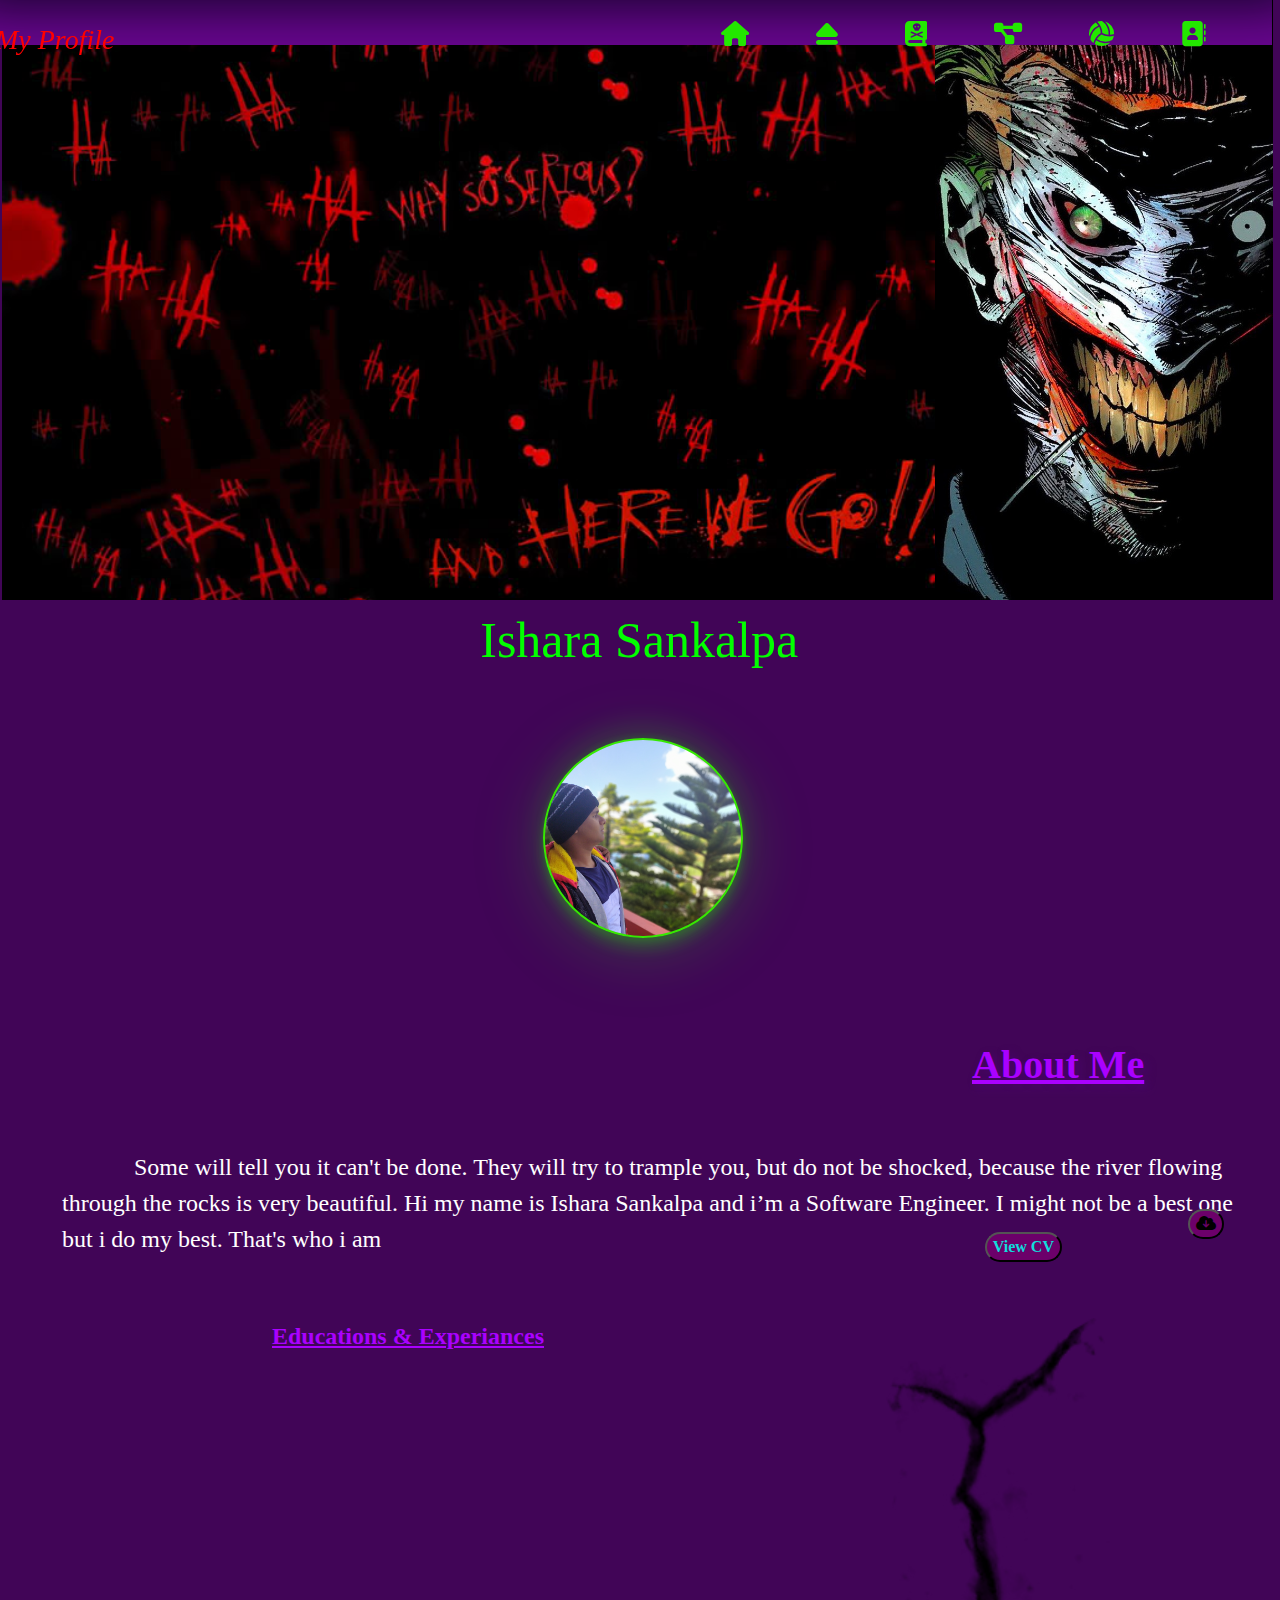
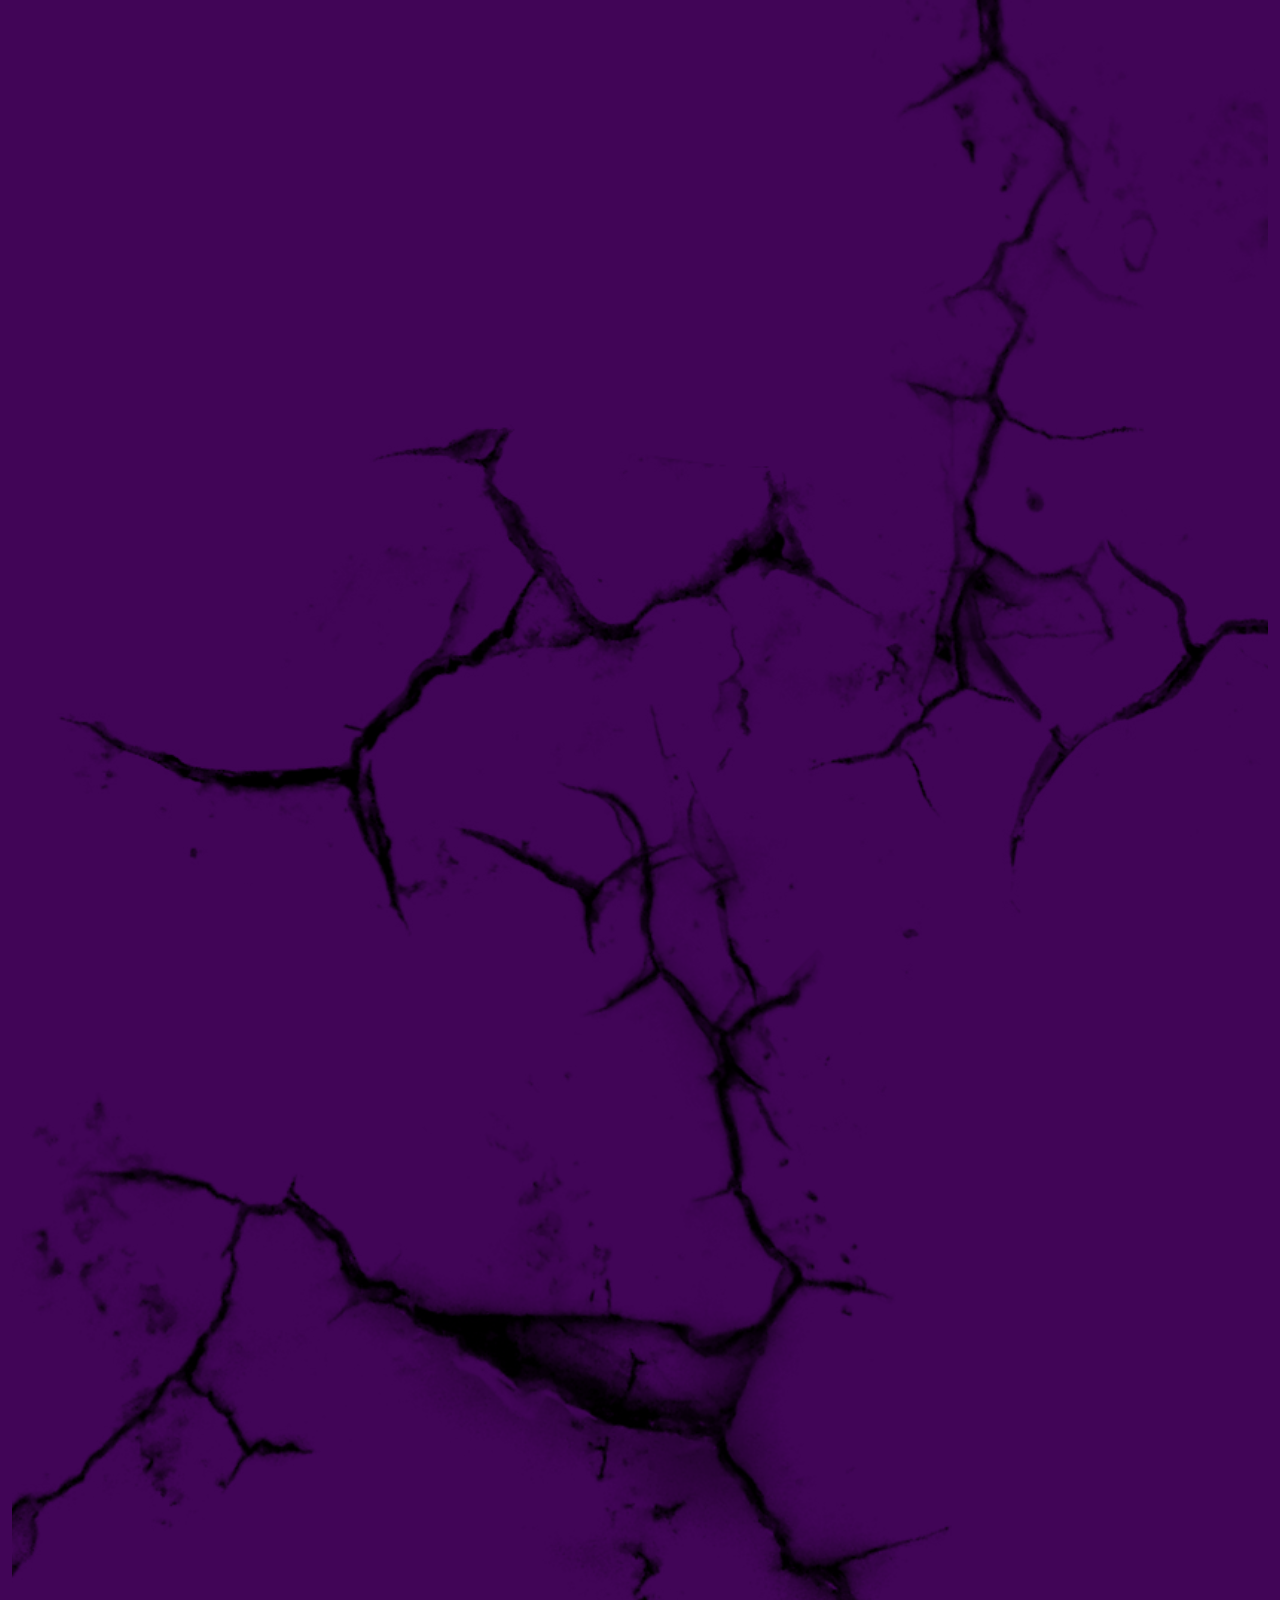
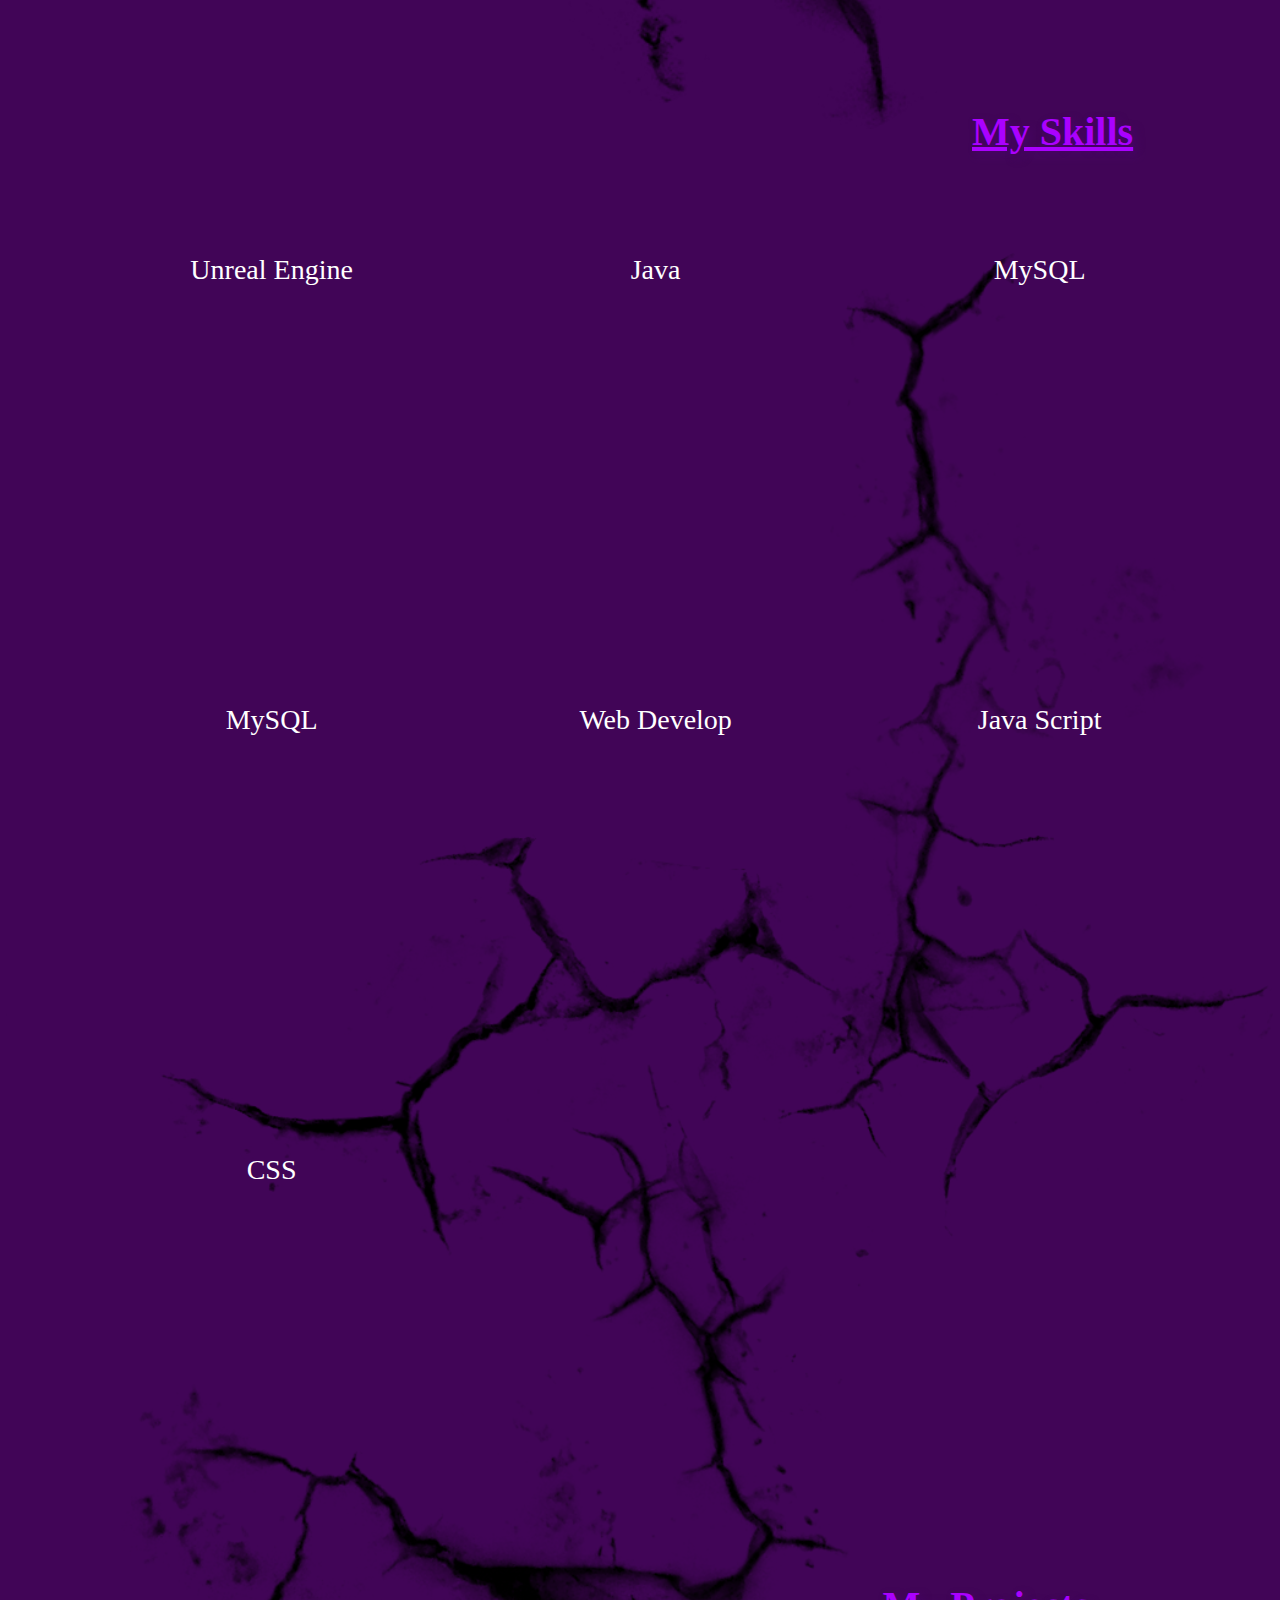
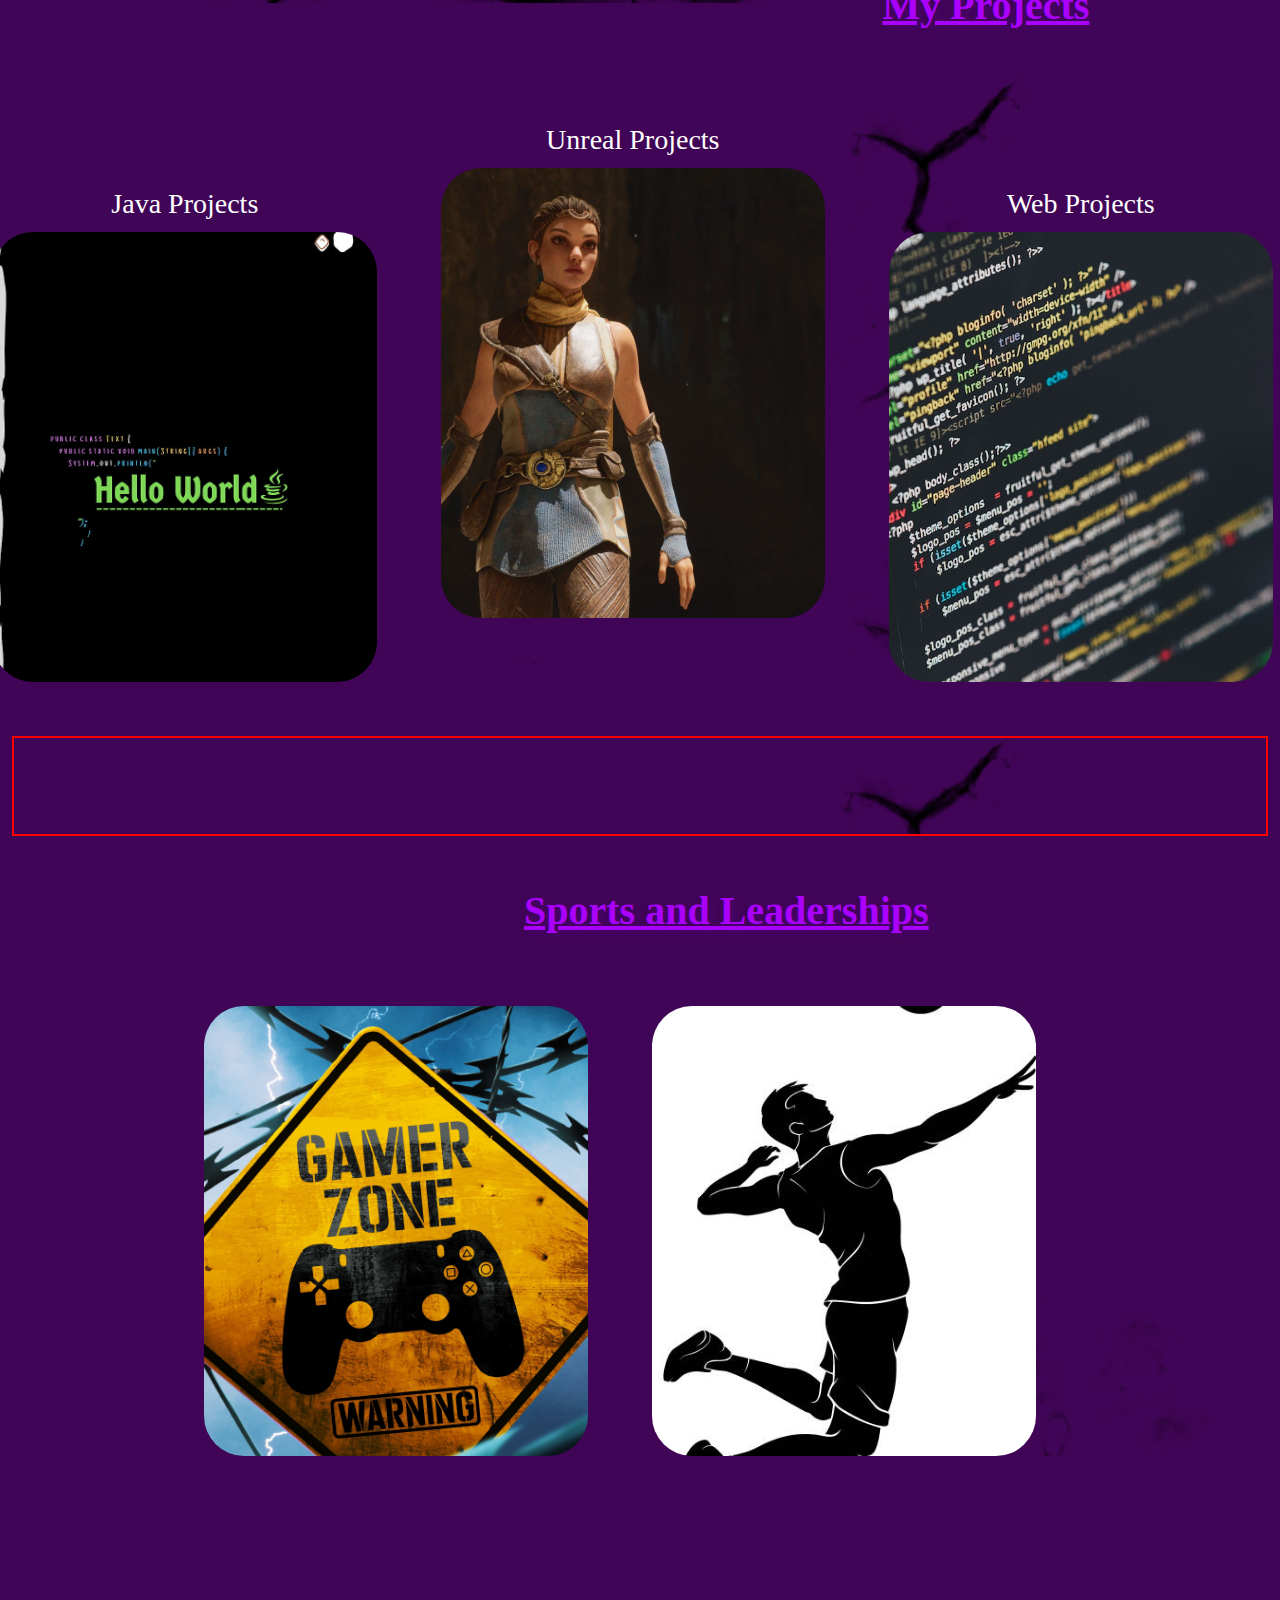
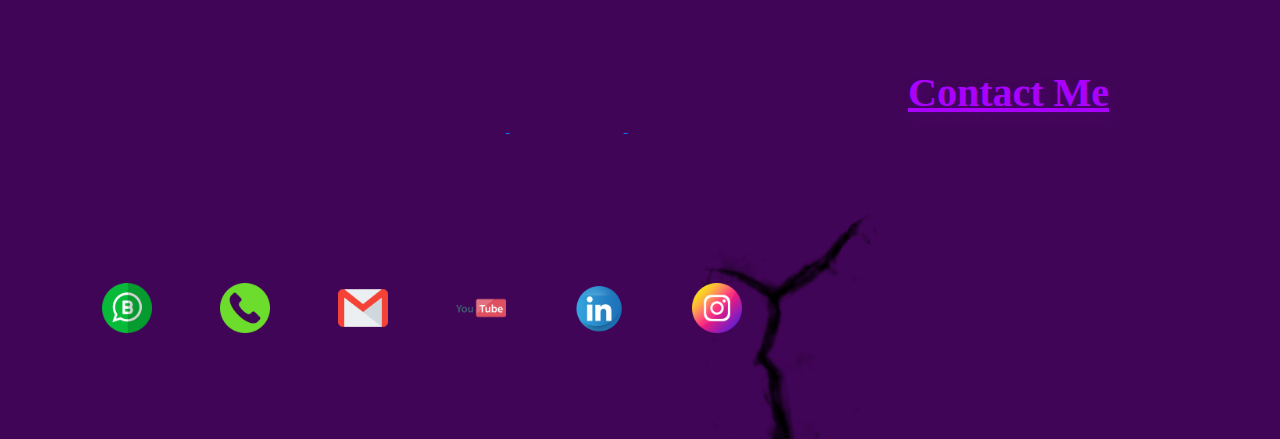
<file: myProfile.html>
<!--<br> brake the paragraph  -->
<!--<strong>  Bold the letters  </strong>  -->
<!-- <u> Under line the sentence  </u> -->
<!-- <em> Italic line the sentence  </em> -->
<!-- <sub> Italic line the sentence  </sub> -->
<!-- <sup> Italic line the sentence  </sup> -->
<!-- <img src="weathericon.png"alt=""id="img"> -->
<!-- <video controls>
    <source src="Directoey path to your Video" type="video type (mp4)">
</video> -->
<!--<picture>
    <source media="(max-width: 799)" srcset="assets/images/smale.jpg" >
    <img src="assets/images/big.jpg" alt="big.jpg">
</picture>-->
<!--<a href="https://github.com/ishara2003">lick declayer</a>-->
<!DOCTYPE html>
<html lang="en" xmlns="http://www.w3.org/1999/html">


<head>
  <meta charset="UTF-8">
  <title>My Profile 02</title>

  <link id="main_CSS" rel="stylesheet" href="assets/CSS/CSS.css">
  <link  rel="stylesheet" href="assets/CSS/Skill_.css">
  <link  rel="stylesheet" href="assets/CSS/My_Projects.css">
  <link rel="stylesheet" href="assets/CSS/Media_Queries.css">
  <link rel="stylesheet" href="assets/CSS/Contact.css">
  <link rel="stylesheet"href="https://cdnjs.cloudflare.com/ajax/libs/animate.css/4.1.1/animate.min.css"
  />

<!--  <link rel="stylesheet" href="assets/boostrap/css/bootstrap-grid.css">-->
  <link rel="stylesheet" href="assets/boostrap/css/bootstrap-grid.min.css">

  <meta name="viewport" content="width=device-width, initial-scale=1">
  <link rel="stylesheet" href="assets/boostrap/css/bootstrap.min.css">
<!--  sroll Animation-->
  <link href="https://unpkg.com/aos@2.3.1/dist/aos.css" rel="stylesheet">


  <link rel="stylesheet" href="assets/fonts/fontawesome-free-6.4.0-web/css/all.min.css">

  <style>



  </style>

</head>

<body id="abc" class="container-fluid" style="background: #410557">

<nav style="position: fixed"
     class="navbar">
  <a
          style="font-size: 28px; color: #ff0000; font-style: italic;"
          class="navbar-brand" href="#">My Profile
  </a>

  <ul id="naw_items" style="margin-right: 50px" class="nav nav-pills">

    <li id="navbar_home" class="nav-item" style="margin-left: 35px; cursor:pointer">
                      <a style="color:#23e800;" class="nav-link" href="#main_img">Home</a>
    </li>

    <li id="navbar_about" class="nav-item" style="margin-left: 35px; cursor:pointer">
                      <a style="color:#23e800;" class="nav-link" href="#001">About Me</a>
    </li>

    <li id="navbar_skills" class="nav-item" style="margin-left: 35px; cursor:pointer">
                      <a style="color:#23e800;" class="nav-link" href="#skills">Skills</a>
    </li>
    <li id="navbar_projects" class="nav-item" style="margin-left: 35px; cursor:pointer">
                      <a style="color:#23e800;" class="nav-link" href="#004">My Projects</a>
    </li>

    <li id="navbar_sports" class="nav-item" style="margin-left: 35px; cursor:pointer">
      <a style="color:#23e800;" class="nav-link" href="#005">Sports & Leadersips</a>
    </li>

    <li id="navbar_contact" class="nav-item" style="margin-left: 35px; cursor:pointer">
      <a style="color:#23e800;" class="nav-link" href="#006">Contact Me</a>
    </li>

  </ul>
    <ul id="nav_fonts" style="margin-right: 50px" class="nav nav-pills">

    <li  class="nav-item" style="margin-left: 35px; cursor:pointer">
                      <a style="color:#23e800;" class="nav-link" href="#main_img"><i class="fa-solid fa-house"></i></a>
    </li>

    <li  class="nav-item" style="margin-left: 35px; cursor:pointer">
                      <a style="color:#23e800;" class="nav-link" href="#tab_size_about"><i class="fa-solid fa-eject"></i></a>
    </li>

    <li  class="nav-item" style="margin-left: 35px; cursor:pointer">
                      <a style="color:#23e800;" class="nav-link" href="#tab_size_skills"><i class="fa-solid fa-book-skull"></i></a>
    </li>
    <li  class="nav-item" style="margin-left: 35px; cursor:pointer">
                      <a style="color:#23e800;" class="nav-link" href="#tab_size_projects"><i class="fa-solid fa-diagram-project"></i></a>
    </li>

    <li  class="nav-item" style="margin-left: 35px; cursor:pointer">
      <a style="color:#23e800;" class="nav-link" href="#tab_size_sport"><i class="fa-solid fa-volleyball"></i></a>
    </li>

    <li  class="nav-item" style="margin-left: 35px; cursor:pointer">
      <a style="color:#23e800;" class="nav-link" href="#tab_size_contact"><i class="fa-solid fa-address-book"></i></a>
    </li>

  </ul>
</nav>

<div id="image_section">
  <img id="smile_face" style="position:absolute;top: 100vh;transform: rotate3d(-32,119,72,-15deg);" src="assets/images/laugh02.png" alt="">

  <p id="why" style=";
">
    <span style="">W</span>hy
    <span style="">S</span>o
    <span style="">S</span>erious
    <span style="" >!</span></p>

  <p id="smile">Let's Put A Smile On That Face</p>

<img style="transform: rotateY(0deg);" id="main_img" src="assets/images/half5.jpg" alt="" >

</div>


<div id="show_off">

  <div id="name">Ishara Sankalpa</div>

 <!-- <svg>
    <filter id="noise">
      <feTurbulence baseFrequency="0.07" type="fractalNoise"  result="turbNoise" />
      <feDisplacementMap
              in="SourceGraphic"
              in2="turbNoise"
              xChannelSelector="G"
              yChannelSelector="B"
              scale="4"
              result="disp"/>
    </filter>
  </svg>-->

  <br>

  <div class="animate__flip" id="profil_photo">

  </div>

</div>

<div class="about_me">


    <p id="tab_size_about"><u>About Me</u></p>

<h1 id="001" style="
/*color: #fd7e14;*/
color: #06fc00;
 position: relative;
right: -82vw;
width: 25vw;
font-family: Roboto Thin;
top: -3vh;
font-weight: bolder;
font-size: 4rem;
margin-right: 20px;
margin-bottom: 3vh;
text-shadow: 4px 4px 8px rgba(73,4,114,0.76);
"><u>About Me</u></h1>

<p id="about_me_content">&emsp;&emsp;&emsp;Some will tell you it can't be done.
  They will try to trample you, but do not be shocked, because the river flowing through the rocks is very beautiful.

  Hi my name is Ishara Sankalpa and i’m a Software Engineer. I might not be a best one but i do my best. That's who i am</p>

</div>

<div class="btn_cv">

<button onclick="window.open('assets/pdf/CV.pdf','_blank')"
       id="btn_view_cv" type="button">View CV</button>

  <a href="assets/pdf/CV.pdf" download="">
<button id="download_cv" type="button"><i class="fa-solid fa-cloud-arrow-down fa-bounce"></i></button>
  </a>

</div>

<br>

<section class="e&e">


  <p id="educations" style="">Educations & Experiances
  </p>

  <br>
  <br>
  <br>

  <div data-aos="fade-right"
       data-aos-easing="ease-out-cubic"
       data-aos-duration="2000" id="ijse" style="position: relative; margin-left: 50px;margin-bottom: 75px;" class="ijse">


  <label style="position: relative;margin-top: 20px; font-size: 20px;color:#ffffff;margin-left: 50px"><strong><u>2022</u></strong></label>
  <br>
  <br>
  <label style="position: relative; margin-right:50px;font-size: 26px;color:#33ffc2;margin-left: 30px">Student of IJSE Panadura</label>
    <div id="ijseicon">

  <img style="top: 50px;position: relative;" src="assets/images/ijse.png" alt="ijse.jpg" width="150">
    </div>
  </div>

  <br>
  <br>
  <br>
  <br>
  <br>

<div data-aos="fade-left"
     data-aos-easing="ease-out-cubic"
     data-aos-duration="2000" style="" class="dominos">

  <div id="dominosIcone">

  </div>


  <label style="font-size: 20px;
  color:#ffffff;
  margin-left: 250px;
  position: relative;
  top: -200px;
  margin-top: 75px;
"><strong><u>2021</u></strong></label>
  <br>
  <label style="font-size: 26px;
  color:#33ffc2;
  margin-left: 30px;
  margin-right: 100px;
   position: relative;
  top: -170px;
  left: 200px;
">Employee Of Dominose in Havelock</label>

</div>

  <br>
  <br>
  <br>


  <div data-aos="fade-right"
       data-aos-easing="ease-out-cubic"
       data-aos-duration="2000" style="position: relative;margin-left: 50px;margin-bottom: 75px;" class="amari">
    <label style="position: relative;font-size: 20px;color:#ffffff;margin-left: 50px;top: 1vw;"><strong><u>2020</u></strong></label>
    <br>
    <br>
    <label  style="position: relative;margin-right:50px; font-size: 26px;color:#33ffc2;margin-left: 30px;margin-top: 1vw;">Trainee Barker at Amari Hotel</label>

    <div id="amariIcon">

<!--    <img src="assets/images/image.jpg" alt="" width="150">-->
    </div>



  </div>

  <br>
  <br>
  <br>



  <div data-aos="fade-left"
       data-aos-easing="ease-out-cubic"
       data-aos-duration="2000" class="slithem">

    <div id="slithamIcon">

<!--    <img src="assets/images/LOGO-with-Name-2-3.png" alt="ijse.jpg" width="150">-->
    </div>

    <label  style="font-size: 20px;
  color:#ffffff;
  margin-left: 250px;
  position: relative;
  top: -50px;
  margin-top: 75px
"><strong><u>2020</u></strong></label>
    <br>
    <br>
    <label  style="font-size: 26px;
  color:#33ffc2;
  margin-left: 30px;
  margin-right: 100px;
   position: relative;
  top: -50px;
  left: 200px;
">Pastry and Bakery course in SLITHM</label>

  </div>

  <br>
  <br>
  <br>


  <div data-aos="fade-right"
       data-aos-easing="ease-out-cubic"
       data-aos-duration="2000" style="position: relative;margin-left: 50px;margin-bottom: 75px;" class="exam">

    <label style="position: relative;font-size: 20px;color:#ffffff;margin-left: 50px;margin-top: 20px;"><strong><u>2019</u></strong></label>
    <br>
    <br>
    <label style="position: relative;margin-right:50px;font-size: 26px;color:#33ffc2;margin-left: 30px">G.C.E O/L Exam Royal Collage Horana</label>
    <div id="examIcon">

<!--    <img src="assets/images/7238d96e-b5797f47-gce-o_l-2019_850x460_acf_cropped.jpg" alt="" width="150">-->
    </div>

  </div>

  <br>
  <br>
  <br>
  <br>
  <br>

</section>

<p id="tab_size_skills"><u>My Skills</u></p>
<section id="skills">

  <h1 style="
color: #03ea00;
position: relative;
right: -82vw;
font-weight: bolder;
width: 20vw;
font-family: Roboto Thin;
top: -3vh;
font-size: 4rem;
margin-right: 20px;
margin-bottom: 5vw;
text-shadow: 4px 4px 8px rgba(73,4,114,0.76);"><u>My Skills</u></h1>

  <div style="width: 20vw;height: 30vh;margin-left: 10vw;position: relative;" id="unreal">

  <h3 style="color: white;margin-left: 20px;text-align: center;">Unreal Engine</h3>
  <div  data-aos="flip-left"
        data-aos-easing="ease-out-cubic"
        data-aos-duration="2000" id ="skills_cercal">

  </div>

  <svg id="unreal_svg" xmlns="http://www.w3.org/2000/svg" version="1.1" width="160px" height="160px">
    <defs>
      <linearGradient id="GradientColor">
        <stop offset="0%" stop-color="green" />
        <stop offset="100%" stop-color="greenyellow" />
      </linearGradient>
    </defs>
    <circle id="cir" cx="80" cy="80" r="70"  stroke-linecap="round" />
  </svg>
  </div>
<!--/*=====================================================================================*/-->

  <div style="width: 20vw;height: 30vh; position: relative;left: 20vw;top: -30vh;margin-left: 20vw;" id="java">

    <h3 style="color: white;margin-left: 20px;text-align: center;">Java</h3>
    <div  data-aos="flip-left"
          data-aos-easing="ease-out-cubic"
          data-aos-duration="2000" id ="java_skills_cercal">

    </div>

    <svg id="java_svg" xmlns="http://www.w3.org/2000/svg" version="1.1" width="160px" height="160px">
      <defs>
        <linearGradient id="GradientColor">
          <stop offset="0%" stop-color="blue" />
          <stop offset="100%" stop-color="lightblue" />
        </linearGradient>
      </defs>
      <circle id="cire" cx="80" cy="80" r="70"  stroke-linecap="round" />
    </svg>

  </div>
  <!--/*=====================================================================================*/-->

  <div style="width: 20vw;height: 30vh; position: relative;left: 40vw;top: -60vh;margin-left: 30vw;" id="sql">

    <h3 style="color: white;margin-left: 20px;text-align: center;">MySQL</h3>
    <div  data-aos="flip-left"
          data-aos-easing="ease-out-cubic"
          data-aos-duration="2000" id ="sql_skills_cercal">

    </div>

    <svg id="sql_svg" xmlns="http://www.w3.org/2000/svg" version="1.1" width="160px" height="160px">
      <defs>
        <linearGradient id="GradientColor">
          <stop offset="0%" stop-color="blue" />
          <stop offset="100%" stop-color="lightblue" />
        </linearGradient>
      </defs>
      <circle id="circle3" cx="80" cy="80" r="70" stroke-linecap="round" />
    </svg>

  </div>
  <!--/*=====================================================================================*/-->

 <div style="width: 20vw;height: 30vh; position: relative;top: -40vh;margin-left: 10vw;" id="c++">

    <h3 style="color: white;margin-left: 20px;text-align: center;">MySQL</h3>
    <div  data-aos="flip-left"
          data-aos-easing="ease-out-cubic"
          data-aos-duration="2000" id ="c++_skills_cercal">

    </div>

    <svg id="c++_svg" xmlns="http://www.w3.org/2000/svg" version="1.1" width="160px" height="160px">
      <defs>
        <linearGradient id="GradientColor">
          <stop offset="0%" stop-color="blue" />
          <stop offset="100%" stop-color="lightblue" />
        </linearGradient>
      </defs>
      <circle id="circle4" cx="80" cy="80" r="70" stroke-linecap="round" />
    </svg>

  </div>

 <!--/*=====================================================================================*/-->

 <div style="width: 20vw;height: 30vh; position: relative;top: -70vh;margin-left: 40vw;" id="web">

    <h3 style="color: white;margin-left: 20px;text-align: center;">Web Develop</h3>
    <div  data-aos="flip-left"
          data-aos-easing="ease-out-cubic"
          data-aos-duration="2000" id ="web_skills_cercal">

    </div>

    <svg id="web_svg" xmlns="http://www.w3.org/2000/svg" version="1.1" width="160px" height="160px">
      <defs>
        <linearGradient id="GradientColor">
          <stop offset="0%" stop-color="blue" />
          <stop offset="100%" stop-color="lightblue" />
        </linearGradient>
      </defs>
      <circle id="circle5" cx="80" cy="80" r="70" stroke-linecap="round" />
    </svg>

  </div>

 <!--/*=====================================================================================*/-->





 <div style="width: 20vw;height: 30vh; position: relative;top: -100vh;margin-left: 70vw;" id="js">

    <h3 style="color: white;margin-left: 20px;text-align: center;">Java Script</h3>
    <div  data-aos="flip-left"
          data-aos-easing="ease-out-cubic"
          data-aos-duration="2000" id ="js_skills_cercal">

    </div>

    <svg id="js_svg" xmlns="http://www.w3.org/2000/svg" version="1.1" width="160px" height="160px">
      <defs>
        <linearGradient id="GradientColor">
          <stop offset="0%" stop-color="blue" />
          <stop offset="100%" stop-color="lightblue" />
        </linearGradient>
      </defs>
      <circle id="circle6" cx="80" cy="80" r="70" stroke-linecap="round" />
    </svg>

  </div>




<!--/*=====================================================================================*/-->





 <div style="width: 20vw;height: 30vh; position: relative;top: -80vh;margin-left: 10vw;" id="css">

    <h3 style="color: white;margin-left: 20px;text-align: center;">CSS</h3>
    <div  data-aos="flip-left"
          data-aos-easing="ease-out-cubic"
          data-aos-duration="2000" id ="css_skills_cercal">

    </div>

    <svg id="css_svg" xmlns="http://www.w3.org/2000/svg" version="1.1" width="160px" height="160px">
      <defs>
        <linearGradient id="GradientColor">
          <stop offset="0%" stop-color="blue" />
          <stop offset="100%" stop-color="lightblue" />
        </linearGradient>
      </defs>
      <circle id="circle7" cx="80" cy="80" r="70" stroke-linecap="round" />
    </svg>

  </div>
  <img style="position:relative;top: -130vh;left:40vw ;" src="assets/images/pngegg.png" alt="">

</section>


<p id="tab_size_projects"><u>My Projects</u></p>

  <h1 id="004" style="
/*color: #fd7e14;*/
color: #04dc00;
 position: relative;
 font-weight: bolder;
right: -77vw;
width: 23vw;
font-family: Roboto Thin;
top: -3vh;
font-size: 4rem;
margin-right: 20px;
text-shadow: 4px 4px 8px rgba(73,4,114,0.76);"><u>My Projects</u></h1>

<section  style="
" id="projects">


<div id="projects_java"><h3 style="text-align: center;margin-top: -5vh;color: white;">Java Projects</h3></div>
<div id="projects_unreal"><h3 style="text-align: center;margin-top: -5vh;color: white;">Unreal Projects</h3></div>
<div id="projects_web"><h3 style="text-align: center;margin-top: -5vh;color: white;">Web Projects</h3></div>


</section>

<br>
<br>
<br>

<section style="border: 2px solid red;" class="animate__animated animate__fadeIn" id="project_part02">
  <div class="animate__animated animate__fadeIn" id="unreal_contecnt">

    <h1 class="javaspan" style="color:#ffffff;">NULL</h1>
    <h1 class="javaspan" style="color:#ffffff;">NULL</h1>
    <h1 class="javaspan" style="color:#ffffff;">NULL</h1>
    <h1 class="javaspan" style="color:#ffffff;">NULL</h1>
    <h1 class="javaspan" style="color:#ffffff;">NULL</h1>


  </div>


  <div class="animate__animated animate__fadeIn" id="java_contecnt">

    <div class="javaspan" id="jausa">
      <a class="jausa_link"
         href="https://github.com/ishara2003/Jausa-Constructions">Jausa Construction (Layered)</a>    </div>

<div class="javaspan" id="hostal">
  <a class="jausa_link"
     href="https://github.com/ishara2003/Hostal-Managment-System">Hostal Managment System (Layered + Hibernate)</a>

    </div>


<div  class="javaspan" id="task">
  <a class="jausa_link"
     href="https://github.com/ishara2003/Task-Manager">Task Manage System (MVC)</a>

    </div>


  </div>

   <div class="animate__animated animate__fadeIn" id="web_contecnt">

       <a  href="assigments/assigment02/index.html"> <div class="web_img_view" id="first_link"> <p class="first_link_txt">Only HTML Profilo</p> </div></a>

       <a href="assigments/assigment03/Case2.html"><div class="web_img_view" id="second_link"><p class="first_link_txt">Boostrap Signal page</p></div></a>

       <a href="assigments/assigment04/Car.html"><div class="web_img_view" id="theird_link"><p class="first_link_txt">Car Animation (Animation + CSS)</p></div></a>

       <a href="assigments/assigment07/Assigment6.html"><div class="web_img_view" id="forth_link"><p class="first_link_txt">D24 POS System (JavaScripte + Localstorage)</p></div></a>

       <a href="assigments/assigment08/Night_Rider.html"><div class="web_img_view_second_row" id="fifth_link"><p class="first_link_txt">Knight Rider (CSS + JavaScripte)</p></div></a>



  </div>


  <br>
  <br>
  <br>
  <br>
</section>

<p id="tab_size_sport"><u>Sports and Leaderships</u></p>

  <h1 id="005" style="
  /*color: #fd7e14;*/
  color: #06ee00;
  margin-top: 8vh;
  position: relative;
  font-weight: bolder;
  right: -60vw;
  width: 40vw;
  font-family: Roboto Thin;
  top: -3vh;
  font-size: 4rem;
  margin-right: 20px;
  margin-bottom: 3vw;
  text-shadow: 4px 4px 8px rgba(73,4,114,0.76);"><u>Sports and Leaderships</u></h1>
<section style="width: 99vw;height: 100%;display: flex;" id="sports">


  <div class="sports" id="games"></div>
  <div class="sports" id="athlatik"></div>

</section>

<br>
<br>
<br>

<section class="animate__animated animate__fadeIn" id="sports_part02">

  <div
   style="" class="animate__animated animate__fadeIn" id="athlatik_contecnt">

   <ul id="athlatik_list" style="position: relative;margin-top: 10vh;" >
     <li>
       <img class="athlatik_images" style="width: 150px;border-radius: 50%;" src="assets/images/wp10029541.jpg" alt="">
       Captain of the Horana Royal Collage Volleyball team
   </li>
     <li>
       <img class="athlatik_images" style="width: 150px; border-radius: 50%;" src="assets/images/photo-1579952363873-27f3bade9f55.jpeg" alt="">
       Captain of the Horana Royal Collage Football team
     </li>
     <li>
       <img class="athlatik_images" style="width: 150px;border-radius: 50%;" src="assets/images/4524574.jpg" alt="">
       Vice Captain of the Horana Royal Collage Kabaddi team
     </li>
   </ul>


  </div>


  <div style="" class="animate__animated animate__fadeIn" id="game_contecnt">

    <img class="games_img"  src="assets/images/671214.jpg" alt="">
    <img class="games_img"  src="assets/images/wp1854626.jpg" alt="">
    <img class="games_img"  src="assets/images/wp1809647.jpg" alt="">
    <img id="cod" class="games_img"  src="assets/images/wp9717750.jpg" alt="">



  </div>
</section>

<br>
<br>
<br>

<p id="tab_size_contact"><u>Contact Me</u></p>
<h1 id="006" style="
/*color: #fd7e14;*/
color: #04dc00;
 position: relative;
 font-weight: bolder;
right: -77vw;
width: 20vw;
font-family: Roboto Thin;
top: -3vh;
font-size: 4rem;
margin-right: 20px;
text-shadow: 4px 4px 8px rgba(73,4,114,0.76);"><u>Contact Me</u></h1>

<section id="contact_me">

  <footer id="fotter">

    <br>

      <div id="msg_mail">


        <input type="text" name="name" id="your_name" placeholder="Name">

        <input type="email" name="email" id="email" placeholder="email">

      <br>
      <br>
      <br>
      <br>
      <br>
      <br>
      <br>
      <br>
      <br>
      <br>
      <br>


          <textarea name="" id="txt" cols="50" rows="3"></textarea>

      </div>



      <div id="links">


            <img class="link_img" src="assets/images/whatsapp.png" alt=""width="100" height="100">


            <img class="link_img" src="assets/images/phone-call.png" alt=""width="100" height="100">

            <img class="link_img" src="assets/images/gmail.png" alt=""width="100" height="100">


            <a href="https://www.youtube.com/channel/UC9dh5PIHp-hGRalv0RwnMMw">

            <img class="link_img" src="assets/images/youtube.png" alt=""width="100" height="100">
          </a>


          <a href="https://www.linkedin.com/in/ishara-sankalpa-4b3810265/">

            <img class="link_img" s src="assets/images/linkedin.png" alt=""width="100" height="100">
          </a>


          <a href="https://www.instagram.com/isharasankalpa/">

            <img class="link_img"  src="assets/images/instagram.png" alt=""width="100" height="100">
          </a>

      </div>

  </footer>


</section>


<section id="bottam_content">
    <p style="color: floralwhite" >Ishara Sankalpa Handapangoda &emsp;&emsp;&emsp;&emsp;&emsp;&emsp;
        &emsp;&emsp;&emsp;&emsp;&emsp;&emsp;&emsp;&emsp;&emsp;&emsp;&emsp;&emsp;&emsp;&emsp;&emsp;
        &emsp;&emsp;&emsp;&emsp;&emsp;&emsp;&emsp;&emsp;&emsp;&emsp;&emsp;&emsp;&emsp;&emsp;
        &emsp;&emsp;&emsp;&emsp;&emsp;&emsp;&emsp;&emsp;&emsp;&emsp;&emsp;&emsp;&emsp;&emsp;
        &emsp;&emsp;&emsp;&emsp;&emsp;&emsp;&emsp;&emsp;&emsp;&emsp;&emsp;&emsp;&emsp;&emsp;
        &emsp;&emsp;&emsp;&emsp;&emsp;&emsp;&emsp;&emsp;&emsp;&emsp;&emsp;&emsp;&emsp;&emsp;&emsp;&emsp;&emsp;&emsp;&emsp;+94 076-22-69-260
        &emsp;&emsp;&emsp;&emsp;&emsp;+94 076-22-83-527</p>

</section>




<script src="https://unpkg.com/aos@2.3.1/dist/aos.js"></script>
<script src="assets/jQuerry/jquery-3.6.4.min.js"></script>


<script>


  $('#games').on('click',()=>{
    document.getElementById("sports_part02").classList.add("animate__fadeIn");

    $('#sports_part02').css({display:"block"})
    $('#game_contecnt').css({display:"flex"});

    $('#athlatik_contecnt').css({display:"none"});

  });



  $('#athlatik').on('click',()=>{
    document.getElementById("sports_part02").classList.add("animate__fadeIn");

    $('#sports_part02').css({display:"block"})
    $('#athlatik_contecnt').css({display:"flex"});

    $('#game_contecnt').css({display:"none"});

  });


  $('#sports_part02').on('mouseleave',()=>{

    // document.getElementById("sports_part02").classList.add("animate__fadeOut");

    $('#sports_part02').css({display:"none"})
  });



  $('#project_part02').on('mouseleave',()=>{

    $('#project_part02').css({display:"none"})

  });

  $('#projects_unreal').on('click',()=>{
    document.getElementById("project_part02").classList.add("animate__fadeIn");

    $('#unreal_contecnt').css({display:"flex"});
    $('#project_part02').css({display:"block"})


    $('#web_contecnt').css({display:"none"});
    $('#java_contecnt').css({display:"none"});

  });


 $('#projects_java').on('click',()=>{

   $('#java_contecnt').css({display:"flex"});
   $('#project_part02').css({display:"block"})

   $('#unreal_contecnt').css({display:"none"});
   $('#web_contecnt').css({display:"none"});

 });


$('#projects_web').on('click',()=>{

  $('#web_contecnt').css({display:"flex"});
  $('#project_part02').css({display:"block"})

  $('#unreal_contecnt').css({display:"none"});
  $('#java_contecnt').css({display:"none"});


});


   $('#unreal_svg').on('mouseenter',()=>{
       console.log("mouse over");
       $('#cir').css({"display":"block"})


   });

 $('#java_svg').on('mouseenter',()=>{
       console.log("mouse over");
       $('#cire').css({"display":"block"})


   });

 $('#sql_svg').on('mouseenter',()=>{
       console.log("mouse over");
       $('#circle3').css({"display":"block"})


   });

$('#ijse').on('mouseenter',()=>{
       console.log("mouse over");
       $('#ijseicon').css({"background":"black"})


   });

$('#c\\+\\+_svg').on('mouseenter',()=>{
       console.log("mouse over");
       $('#circle4').css({"display":"block"})


   });


$('#web_svg').on('mouseenter',()=>{
       console.log("mouse over");
       $('#circle5').css({"display":"block"})


   });


$('#js_svg').on('mouseenter',()=>{
       console.log("mouse over");
       $('#circle6').css({"display":"block"})


   });

$('#css_svg').on('mouseenter',()=>{
       console.log("mouse over");
       $('#circle7').css({"display":"block"})


   });



 $('#css_svg').on('mouseenter',()=>{

       console.log("mouse over");
       $('#circle7').css({"display":"block"})


   });



  AOS.init();

</script>

<script src="https://ajax.googleapis.com/ajax/libs/jquery/3.3.1/jquery.min.js"></script>
<script>
    $(document).ready(function(){
        // Add smooth scrolling to all links
        $("a").on('click', function(event) {

            // Make sure this.hash has a value before overriding default behavior
            if (this.hash !== "") {
                // Prevent default anchor click behavior
                event.preventDefault();

                // Store hash
                var hash = this.hash;

                // Using jQuery's animate() method to add smooth page scroll
                // The optional number (800) specifies the number of milliseconds it takes to scroll to the specified area
                $('html, body').animate({
                    scrollTop: $(hash).offset().top
                }, 1000, function(){

                    // Add hash (#) to URL when done scrolling (default click behavior)
                    window.location.hash = hash;
                });
            } // End if
        });
    });
</script>

</body>
</html>
</file>
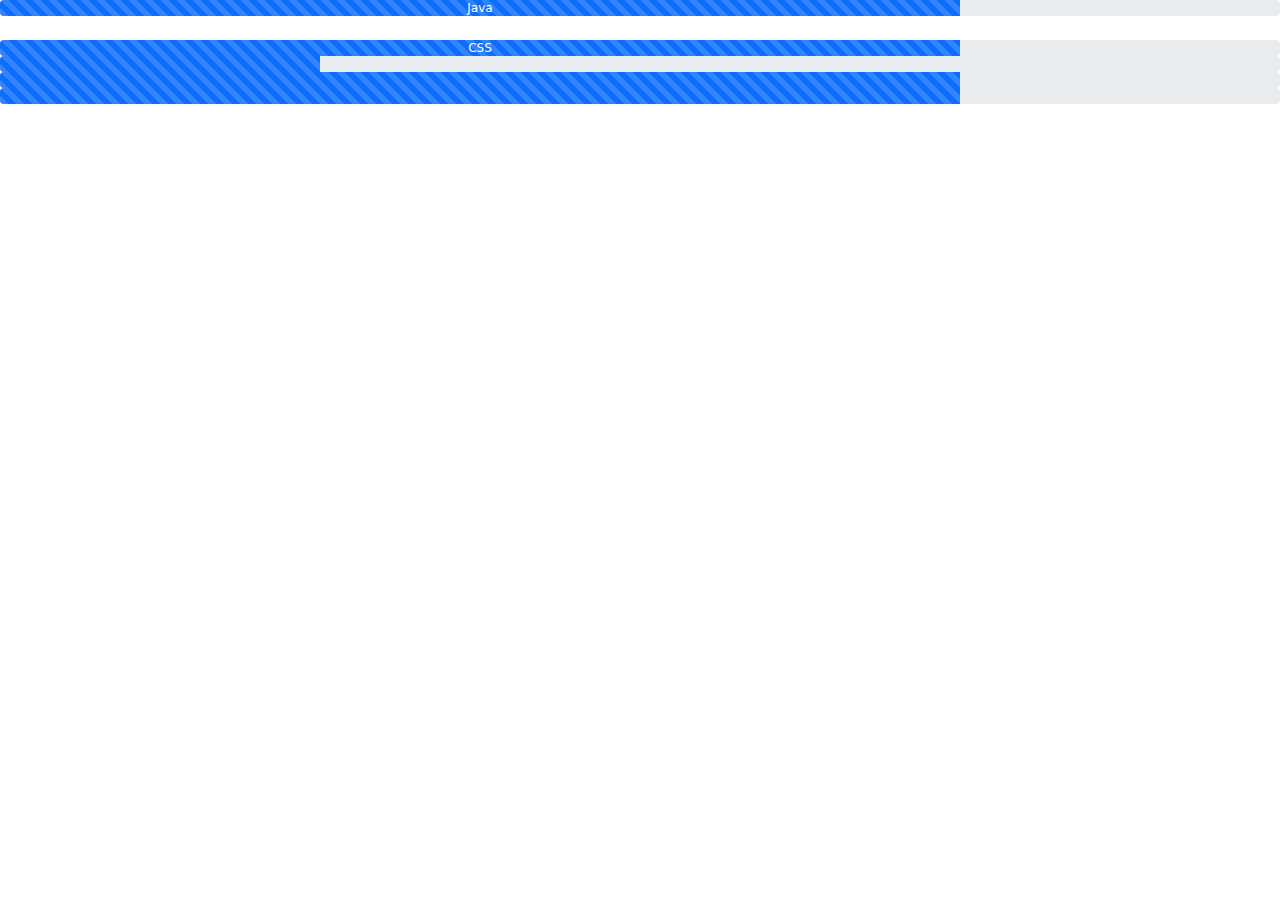
<file: test.html>
<!DOCTYPE html>
<html lang="en">
<head>
    <meta charset="UTF-8">
    <title>Title</title>

    <link rel="stylesheet" href="assets/boostrap/css/bootstrap.min.css">
    <link rel="stylesheet" href="assets/fonts/fontawesome-free-6.4.0-web/css/all.min.css">

</head>
<body>


<section>


<div class="progress">
    <div class="progress-bar progress-bar-striped progress-bar-animated" role="progressbar" aria-valuenow="75" aria-valuemin="0" aria-valuemax="100" style="width: 75%">Java</div>
</div>
    <br>
<div class="progress">
    <div class="progress-bar progress-bar-striped progress-bar-animated" role="progressbar" aria-valuenow="75" aria-valuemin="0" aria-valuemax="100" style="width: 75%">CSS</div>
</div>
<div class="progress">
    <div class="progress-bar progress-bar-striped progress-bar-animated" role="progressbar" aria-valuenow="75" aria-valuemin="0" aria-valuemax="100" style="width: 25%"></div>
</div>
<div class="progress">
    <div class="progress-bar progress-bar-striped progress-bar-animated" role="progressbar" aria-valuenow="75" aria-valuemin="0" aria-valuemax="100" style="width: 75%"></div>
</div>
<div class="progress">
    <div class="progress-bar progress-bar-striped progress-bar-animated" role="progressbar" aria-valuenow="75" aria-valuemin="0" aria-valuemax="100" style="width: 75%"></div>
</div>
    <div></div>




</section>
</body>
</html>
</file>
<file: assets/CSS/CSS.css>
@import url('https://fonts.googleapis.com/css2?family=Poppins:wght@200;300;400;500;600;700&display=swap');
*{
    /*font-family: "Roboto Thin", serif;*/
}

#ijsy_txt01{
    position: relative;margin-top: 20px; font-size: 20px;color:#ffffff;margin-left: 50px;    font-family: 'Passion One', cursive;

}
h3{
    font-family: 'Passion One', cursive;

}
a{
    font-family: 'Passion One', cursive;

}

#mob_device_nav_bar{
    color: #FFFFFF;text-align:left;margin-left: 35px;margin-top: 3vh;    list-style-type: none;
}

#abc{
    font-family: g;
    background: #1a0025;
    align-items: center;
    justify-content: center;
    min-height: 100vh;
    overflow-x: hidden;

}

#btn_view_cv{
    left: -80px;
    position: relative;
    background: #6c006a;
    color: #10dcdc;
    font-weight: bolder;
    border-radius: 25px; font-family: 'Passion One', cursive;
}

#download_cv{
    position: relative;
    left: -80px;
    border-radius: 25px;
    background: #6c006a
}

#educations{
    text-decoration: underline;
    /*font-family: Roboto Thin, emoji;*/
    position: relative;
    font-weight: bolder;
    left: 750px;
    width: 500px;
    color: #aa01ff;
    font-family: 'Creepster', cursive;
    font-size: 1.5rem;
}

#tab_size_about{
    display: none;
}
#tab_size_skills{
    display: none;
}
#tab_size_projects{
    display: none;
}


#projects{
    width: 99vw;
    padding-top: 7vw;
    position: relative;
    height: 100vh;
    display:flex;
}

.jausa_link{
    text-align: center;
    position:relative;
    bottom: -33vh;
    font-size: 1.5rem;
    color:#ffffff;
}

.games_img{
    border-radius: 50%;width: 300px;height: 300px; margin-left: 2.5vw;
}
#athlatik_contecnt{
    position:absolute;
    color:#ffffff;
    width: 60vw;
    height: 80vh;
    font-size: 2rem;
}

#sports_part02{
    display:none; position: relative;top: 2vw;height: 80vh;
}

#secer{
    width: 23vw;
    height: 46vh;
    position: relative;
    left: 37.8vw;
    top: -2vw;
}

#tab_size_sport{display: none}

#game_contecnt{
    display: block;
    position:relative;
    color:#ffffff;
    width: 98vw;
    height: 40vh;
    font-size: 2rem;
    margin-bottom: 10vh;
}


#tab_size_contact{
    display: none;
    color: #04dc00;
    position: relative;
    font-weight: bolder;
    right: -77vw;
    width: 20vw;
    font-family: Roboto Thin;
    top: -3vh;
    font-size: 4rem;
    margin-right: 20px;
    text-shadow: 4px 4px 8px rgba(73,4,114,0.76);
}

.dominos{

    /*border: 3px solid white;*/
    position: relative;
    margin-left: 1200px;
    margin-bottom: 75px;
    width: 700px;
    height: 200px;
    border-radius: 20px;
}
#amary{
    /*border: 3px solid white;*/
    width: 650px;
    height: 200px;
    border-radius: 20px;
    position: relative;
    margin-left: 50px;
    margin-bottom: 75px;
}
#amari_txt_01{
    position: relative;font-size: 20px;color:#ffffff;margin-left: 50px;top: 1vw;    font-family: 'Passion One', cursive;

}
#amari_txt_02{
    position: relative;margin-right:50px; font-size: 26px;color:#33ffc2;margin-left: 30px;margin-top: 1vw;    font-family: 'Passion One', cursive;

}

.exam{
    /*border: 3px solid white;*/
    width: 750px;
    height: 200px;
    border-radius: 20px;
}
.slithem{
    /*border: 3px solid white;*/
    width: 650px;
    height: 200px;
    border-radius: 20px;
    position: relative;
    margin-left: 1200px;
    margin-bottom: 75px;
    /*width: 650px;*/
}
#slith_txt_01{
    font-size: 20px;
    color:#ffffff;
    margin-left: 250px;
    position: relative;
    top: -50px;
    margin-top: 75px;
    font-family: 'Passion One', cursive;

}
#slith_txt_02{
    font-size: 26px;
    color:#33ffc2;
    margin-left: 30px;
    margin-right: 100px;
    position: relative;
    top: -50px;
    left: 200px;
    font-family: 'Passion One', cursive;

}



#ijseicon{
    box-shadow: rgba(35, 255, 0, 0.25) 0px 10px 70px ,
    rgba(39, 255, 0, 0.12) 0px -12px 30px,
    rgba(43, 255, 0, 0.12) 0px 4px 6px,
    rgba(40, 255, 0, 0.17) 0px 12px 13px,
    rgba(40, 255, 0, 0.09) 0px -3px 5px;
    border: 2px solid #36e802;

    width: 150px;
    height: 150px;
    border-radius: 12rem;
    position: relative;
    left: 408px;
    top: -97px;
}

#amariIcon{




    box-shadow: rgba(35, 255, 0, 0.25) 0px 10px 70px ,
    rgba(39, 255, 0, 0.12) 0px -12px 30px,
    rgba(43, 255, 0, 0.12) 0px 4px 6px,
    rgba(40, 255, 0, 0.17) 0px 12px 13px,
    rgba(40, 255, 0, 0.09) 0px -3px 5px;
    border: 2px solid #36e802;

    background-image: url("../images/image.jpg");
    background-position: right;
    width: 150px;
    height: 150px;
    border-radius: 12rem;
    position: relative;
    left: 430px;
    top: -90px;
}

#dominosIcone{

    box-shadow: rgba(35, 255, 0, 0.25) 0px 10px 70px ,
    rgba(39, 255, 0, 0.12) 0px -12px 30px,
    rgba(43, 255, 0, 0.12) 0px 4px 6px,
    rgba(40, 255, 0, 0.17) 0px 12px 13px,
    rgba(40, 255, 0, 0.09) 0px -3px 5px;
    border: 2px solid #36e802;

    background-image: url("../images/XvUsfIo-WJPqWRKW.jpeg");
    background-position: center;
    background-size: cover;
    width: 150px;
    height: 150px;
    border-radius: 12rem;
    position: relative;
    left: 50px;
    top: 20px;
}


#slithamIcon{

    box-shadow: rgba(35, 255, 0, 0.25) 0px 10px 70px ,
    rgba(39, 255, 0, 0.12) 0px -12px 30px,
    rgba(43, 255, 0, 0.12) 0px 4px 6px,
    rgba(40, 255, 0, 0.17) 0px 12px 13px,
    rgba(40, 255, 0, 0.09) 0px -3px 5px;
    border: 2px solid #36e802;

    background-image: url("../images/LOGO-with-Name-2-3.png");
    background-position: left;
    background-size: cover;
    width: 150px;
    height: 150px;
    border-radius: 12rem;
    position: absolute;
    left: 50px;
    top: 20px;
}

#examIcon{

    box-shadow: rgba(35, 255, 0, 0.25) 0px 10px 70px ,
    rgba(39, 255, 0, 0.12) 0px -12px 30px,
    rgba(43, 255, 0, 0.12) 0px 4px 6px,
    rgba(40, 255, 0, 0.17) 0px 12px 13px,
    rgba(40, 255, 0, 0.09) 0px -3px 5px;
    border: 2px solid #36e802;


    background-image: url("../images/7238d96e-b5797f47-gce-o_l-2019_850x460_acf_cropped.jpg");
    background-position: center top;
    background-size: cover;
    width: 150px;
    height: 150px;
    border-radius: 12rem;
    position: absolute;
    right: 50px;
    top: 20px;
}



.ijse{
    /*border: 3px solid white;*/
    width: 650px;
    height: 200px;
    border-radius: 40px;

}

 #ijsy_txt02{
     position: relative; margin-right:50px;font-size: 26px;color:#33ffc2;margin-left: 30px;    font-family: 'Passion One', cursive;

 }

#ijse{
    position: relative;
    margin-left: 50px;
    margin-bottom: 75px
}
#ijse:hover{
    position: relative;
    background: #49a64f;
    width: 650px;
    height: 200px;
    border-radius: 40px;
    /*opacity: 90%;*/
}

.dominos:hover{
    position: relative;
    background: #49a64f;
    width: 650px;
    height: 200px;
    border-radius: 40px;
    /*opacity: 90%;*/
}
#dominos_txt_01{
    font-size: 20px;
    color:#ffffff;
    margin-left: 250px;
    position: relative;
    top: -200px;
    margin-top: 75px;
    font-family: 'Passion One', cursive;

}
#dominos_txt_02{
    font-size: 26px;
    color: #33ffc2;
    margin-left: 30px;
    margin-right: 100px;
    position: relative;
    top: -170px;
    left: 200px;
    font-family: 'Passion One', cursive;

}
.amari:hover{
    position: relative;
    background: #49a64f;
    width: 650px;
    height: 200px;
    border-radius: 40px;
    /*opacity: 90%;*/
}

.slithem:hover{
    position: relative;
    background: #49a64f;
    width: 650px;
    height: 200px;
    border-radius: 40px;
    /*opacity: 90%;*/
}

#exam_rch{
    position: relative;margin-left: 50px;margin-bottom: 75px;
}

#exam_txt_01{
    position: relative;font-size: 20px;color:#ffffff;margin-left: 50px;margin-top: 20px;    font-family: 'Passion One', cursive;

}
#exam_txt_02{
    position: relative;margin-right:50px;font-size: 26px;color:#33ffc2;margin-left: 30px;    font-family: 'Passion One', cursive;

}

.exam:hover{
    position: relative;
    background: #49a64f;
    width: 750px;
    height: 200px;
    border-radius: 40px;
    /*opacity: 90%;*/
}

#phone_size_skill{
    display: none;
}



p>span{
    font-size: 4rem;
}
p>span:nth-child(4){
    font-size: 8rem;
}

#smile{
    z-index: 1;
    color: white;
    position:relative;
    top: 13vw;
    left: 25vw;
    font-size: 5rem;
}

section{

    background-image: url("../images/main_bg.png");
    background-position: center top;
    background-size: cover;

}

#why{
    z-index: 1;
    color: white;
    position:relative;
    top: 10vw;
    left: 30vw;
    font-size: 4rem
}

.navbar{
    background-color: #16032a;
    position: fixed;
    font-family: Roboto Thin, serif;
    box-shadow: rgba(150, 8, 199, 0.64) 0px -65px 52px -28px inset;
    z-index: 10;
    width: 99.8vw;
    height: 8vh;
    left: -5px;
}


#image_section{


    background-image: url("../images/hahaa.jpg");
    background-size: cover;
    background-position: left;
    width: 99.3vw;
    position: relative;
    height: 920px;
    left: -10px;

}
#image_section>p{

@import url('https://fonts.googleapis.com/css2?family=Rubik:ital,wght@1,900&display=swap');
    font-family: 'Rubik', sans-serif;


}

#main_img{
    position: absolute;
    display: block;
    right: 0;
    height: 920px;
    top: 0;
}

#about_me_content{
    margin-left: 50px;
    font-size: 28px;
    color: white;
    font-family: 'Passion One', cursive;
}
.about_me{
    position: relative;
    top: 3vw;
    margin-bottom: 3.5vw;
}
.nav-item{
    font-family: "Roboto Thin", serif;

    font-size: 25px;
    font-weight: bolder;
    color: #ffffff;

}

.nav-item:hover{
    border-bottom: #7e0000 solid medium;
    border-bottom-style: double;
    color: #1a1e21;
}

.btn_cv{
    position: relative;
    left: 76vw;
    top: -5vh;
    width: 10vw;
}

#profil_photo{
    box-shadow: rgba(35, 255, 0, 0.25) 0px 10px 70px ,
    rgba(39, 255, 0, 0.12) 0px -12px 30px,
    rgba(43, 255, 0, 0.12) 0px 4px 6px,
    rgba(40, 255, 0, 0.17) 0px 12px 13px,
    rgba(40, 255, 0, 0.09) 0px -3px 5px;
    border: 2px solid #36e802;

    background-image: url("../images/IMG_20210424_154026.jpg");
    background-size: cover;
    width: 15vw;
    height: 30vh;
    border-radius: 12rem;
    position: absolute;
    align-items: center;
    right: 40.9vw;
    top: 15vh;
animation: rotate 10s infinite;

}

@keyframes rotate {
    0%{
        background-image: url("../images/IMG_20210424_154026.jpg");
        background-size: cover;
        transform: rotateY(0deg);
    }
     10%{
        background-image: url("../images/My2.5.jpg");
        background-size: cover;
        transform: rotateY(180deg);
    }
    20%{
        background-position: right;
        background-image: url("../images/My03.jpg");
        background-size: cover;
        transform: rotateY(360deg);
    }

    30%{
        background-position: left top ;
        background-image: url("../images/My06.jpg");
        background-size: cover;
        transform: rotateY(540deg);

    }
     40%{
        background-position: bottom;
        background-image: url("../images/My05.jpg");
        background-size: cover;
        transform: rotateY(700deg);

    }
    50%{
        background-image: url("../images/batman-joker-hd--wallpaper.jpg");
        background-size: cover;
        transform: rotateY(860deg);


    }

    60%{
        background-image: url("../images/batman-joker-hd--wallpaper.jpg");
        background-position: bottom center;
        background-size: cover;
        transform: rotateY(-700deg);

    }


    70%{
        background-image: url("../images/batman-joker-hd--wallpaper.jpg");
        background-size: cover;
        background-position:center;
        transform: rotateY(-540deg);

    }


    80%{
        background-image: url("../images/batman-joker-hd--wallpaper.jpg");
        background-size: cover;
        background-position:center;
        transform: rotateY(-360deg);

    }


    90%{
        background-image: url("../images/batman-joker-hd--wallpaper.jpg");
        background-size: cover;
        background-position:center;
        transform: rotateY(-180deg);

    }


    100%{
        background-image: url("../images/why_so_serious.jpg");
        background-size: cover;
        background-position:center;
        transform: rotateY(-0deg);

    }
   /* 100%{
        background-image: url("../images/IMG_20210424_154026.jpg");
        background-size: cover;*/
    }

#show_off{
    width: 98vw;
    height: 40vh;
    /*border: 2px solid red;*/position: relative;
    top: 0.2vw;
    margin-bottom: 5vw;
}

#c_number{
    color:#ffffff;position:relative;left: 48vw;
}
#b_number{
    color:#ffffff;position:relative;left: 48vw;
}
#c_num_img{
    color:#ffffff;position:relative;left: 48vw;margin-top: 5vh;
}
#emal_img{
    color:#ffffff;position:relative;left: 5vw;top: -20vh;
}

#bottam_content{
    position: fixed;bottom: 0;width: 99vw;height: 3vh;
}

/*==============================Show_off Ends=============================================*/
</file>
<file: assets/CSS/Skill_.css>
#skills{
    /*border: 2px solid red;*/
    width: 99vw;
    height: 150vh;
    /*border: 2px solid red;*/
    margin-left: -0.5vw;
    position: relative;

}

#skills_cercal{
    background-image: url("../images/ACCL-Unreal-Engine.png");
    background-repeat: no-repeat;
    background-size: cover;
    width: 160px;
    height: 160px;
    border-radius: 50%;
    inset: 0;
    margin: auto;
    position: absolute;
}

@keyframes unreal {
    100%{
        width: 250px;
        height: 250px;
        stroke-dashoffset: 290;
    }
}
#cir{
    animation: unreal 2s linear forwards;
}

@keyframes java {
    100%{
        width: 250px;
        height: 250px;
        stroke-dashoffset: 170;
    }
}
#cire{
    animation: java 2s linear forwards;

}



circle{

    display: none;
    fill: none;
    stroke: url(#GradientColor);
    stroke-width:15px;
    stroke-dasharray: 472;
    stroke-dashoffset: 472;
    animation: anim 2s linear forwards;

}

@keyframes anim {
    100%{
        width: 250px;
        height: 250px;
        stroke-dashoffset: 290;
    }
}
#circle5{
    animation: web 2s linear forwards;
}
@keyframes web {
    100%{
        width: 250px;
        height: 250px;
        stroke-dashoffset: 260;
    }
}

#circle4{
    animation: ccc 2s linear forwards;
}
@keyframes ccc {
    100%{
        width: 250px;
        height: 250px;
        stroke-dashoffset: 350;
    }
}

#circle6{
    animation: js 2s linear forwards;
}
@keyframes js {
    100%{
        width: 250px;
        height: 250px;
        stroke-dashoffset: 250;
    }
}

#circle7{
    animation: css 2s linear forwards;
}
@keyframes css {
    100%{
        width: 250px;
        height: 250px;
        stroke-dashoffset: 210;
    }
}

#unreal_svg{
    position: absolute;
    inset: 0;
    margin: auto;
}

#java_svg{
    /*margin-left: 20px;*/
    /*top: -160px;*/
    /*left: 300px;*/
    position: absolute;
    inset: 0;
    margin: auto;
}
#java_skills_cercal{

    position: absolute;
    background-image: url("../images/java.png");
    background-repeat: no-repeat;
    background-size: cover;
    width: 140px;
    height: 140px;
    border-radius: 50%;
    inset: 0;
    margin: auto;
}

#sql_svg{
    position: absolute;
    inset: 0;
    margin: auto;
}
#sql_skills_cercal{
    position: absolute;
    background-image: url("../images/mysql.png");
    background-repeat: no-repeat;
    background-size: cover;
    width: 140px;
    height: 140px;
    border-radius: 50%;
    inset: 0;
    margin: auto;
}

#c\+\+_svg{
    position: absolute;
    inset: 0;
    margin: auto;
}
#c\+\+_skills_cercal{
    position: absolute;
    background-image: url("../images/c-.png");
    background-repeat: no-repeat;
    background-size: cover;
    width: 140px;
    height: 140px;
    border-radius: 50%;
    inset: 0;
    margin: auto;
}

#web_svg{
    position: absolute;
    inset: 0;
    margin: auto;
    stop-color: red;
}
#web_skills_cercal{
    position: absolute;
    background-image: url("../images/ux.png");
    background-repeat: no-repeat;
    background-size: cover;
    width: 140px;
    height: 140px;
    border-radius: 50%;
    inset: 0;
    margin: auto;
}
#js_svg{
    position: absolute;
    inset: 0;
    margin: auto;
    stop-color: red;
}
#js_skills_cercal{
    position: absolute;
    background-image: url("../images/java-script.png");
    background-repeat: no-repeat;
    background-size: cover;
    width: 140px;
    height: 140px;
    border-radius: 50%;
    inset: 0;
    margin: auto;
}

#css_svg{
    position: absolute;
    inset: 0;
    margin: auto;
    stop-color: #012d0c;
}
#css_skills_cercal{
    position: absolute;
    background-image: url("../images/css.png");
    background-repeat: no-repeat;
    background-size: cover;
    width: 140px;
    height: 140px;
    border-radius: 50%;
    inset: 0;
    margin: auto;
}

/*======================================Skills Content Start===========================*/




@import url('https://fonts.googleapis.com/css2?family=Concert+One&display=swap');

#show_off>#name {
    filter: blur(1px) contrast(1.6);
    font-size: 80px;
    font-family: 'Concert One', cursive;
    text-align: center;
    color: #02ff00;
    position: absolute;
    position: relative;
    z-index: 1;
    /*left: 30.5vw;*/
    filter: url(#noise);
    /*white-space: nowrap;*/
}
#show_off>svg {
    display: none;
}
canvas {

    border-bottom: 5px solid red;
    filter: url(#noise);
}
</file>
<file: assets/CSS/My_Projects.css>
#projects_web{

    width: 25vw;
    height: 70vh;
    margin-top: 5vw;
    margin-left: 5vw;
    /*border: 2px solid greenyellow;*/
    background-image: url("../images/photo-1461749280684-dccba630e2f6.jpeg");
    background-size:cover;
    background-position-x: left -11vw;
    /*filter: blur(5px);*/
    border-radius: 40px;

}


#projects_unreal{

    width: 25vw;
    margin-left: 5.5vw;
    height: 70vh;
    background-image: url("../images/3645791.jpg");
    background-size:cover;
    background-position-x: left -11vw;
    /*border: 2px solid greenyellow;*/
    border-radius: 40px;
}


#projects_java{

    width: 25vw;
    height: 70vh;
    margin-top: 5vw;
    margin-left: 7vw;
    background-image: url("../images/HD-wallpaper-coding-code-java-programmer-black-hello-world-key-programming-quotes.jpg");
    background-size:cover;
    background-position-x: left -20vw;
    /*border: 2px solid greenyellow;*/
    /*filter: blur(5px);*/
    border-radius: 40px;
}

#unreal_contecnt{
    position: relative;
    width: 99vw;
    height: 100%;
    display: none;
    /*border: 2px solid red;*/
}

#java_contecnt{
    position: relative;
    /*display: grid;*/
    width: 99vw;
    height: 100%;
    display: none;
    /*border: 2px solid red;*/
}

#web_contecnt{
    position: relative;
    width: 99vw;
    height: 120vh;
    display: none;
    /*border: 2px solid red;*/
}

.javaspan{
    position: relative;
    width: 15vw;
    height: 30vh;

    /*display: none;*/
    margin-left: 8vw;
    /*border: 2px solid #ffffff;*/
    border-radius: 12rem;
}

#jausa{
    background-image: url("../images/Screenshot (75).png");
    background-size: cover;
}

#hostal{
    background-image: url("../images/Screenshot (76).png");
    background-size: cover;
    background-position: center;
}

#task{
    background-image: url("../images/Screenshot (77).png");
    background-size: cover;
    background-position: center;
}

#project_part02>a:visited{
    color: blue;
}

.sports{
    width: 25vw;
    margin-left: 16vw;
    height: 70vh;
    /*border: 2px solid greenyellow;*/
}

#athlatik{
    background-image: url("../images/istockphoto-1184618488-612x612.jpg");
    background-size:cover;
    border-radius: 40px;
    /*background-position-x: left -11vw;*/

}

#games{
    background-image: url("../images/4662263.jpg");
    background-size:cover;
    background-position: center;
    border-radius: 40px;
    /*background-position-x: left -11vw;*/

}

li{
    margin-bottom: 3vh;
}

section>div:hover{
    cursor: pointer;
}


.web_img_view{
    position: relative;
    width: 15vw;
    height: 30vh;
    margin-left: 8vw;
    border: 2px solid #ffffff;
    border-radius: 12rem;
    margin-bottom: 35vh;
}
.web_img_view_second_row{
    position: relative;
    width: 15vw;
    /*bottom: 20vh;*/
    height: 30vh;
    margin-left: 8vw;
    border-radius: 12rem;
    /*bottom: 10vw;*/
    border: 2px solid #7c0d0d;
    bottom: -40vh;
    left: -92vw;
}

.web_img_view_third_row{
    position: relative;
    width: 15vw;
    /*bottom: 20vh;*/
    height: 30vh;
    margin-left: 8vw;
    border-radius: 12rem;
    /*bottom: 10vw;*/
    border: 2px solid #7c0d0d;
    bottom: -80vh;
    left: -184vw;
}


#first_link{
    background-image: url("../images/web_links_imgs/Screenshot (80).png");
    background-size:cover;
    background-position: center top;
    position: relative;
    /*bottom: 10vh;*/

}
.first_link_txt{
    position: relative;
    text-align: center;
    color: #FFFFFF;
    font-size: 1.5rem;
    bottom: -30vh;
}

#water_drop{
    background-image: url("../images/web_links_imgs/img.png");
    background-size: cover;
    background-position: center;
}

#grid{
   background-image: url("../images/web_links_imgs/img_1.png");
    background-size: cover;
    background-position: center;
}

#absolut_position{
    background-image: url("../images/web_links_imgs/img_5.png");
    background-size: cover;
    background-position: center;
}

#img_slider{
    background-image: url("../images/web_links_imgs/img_2.png");
    background-size: cover;
    background-position: center;
}

#circle_transition{
    background-image: url("../images/web_links_imgs/img_3.png");
    background-size: cover;
    background-position: center;
}
#animation{
    background-image: url("../images/web_links_imgs/img_4.png");
    background-size: cover;
    background-position: center;
}

#second_link{
    background-image: url("../images/web_links_imgs/Screenshot (81).png");
    background-size:cover;
    background-position: left;
}

#second_link{
    background-image: url("../images/web_links_imgs/Screenshot (81).png");
    background-size:cover;
    background-position: left;
}

#fixed_cricle{
    background-image: url("../images/web_links_imgs/img_6.png");
    background-size: cover;
    background-position: center;
}

#theird_link{
    background-image: url("../images/web_links_imgs/Screenshot (83).png");
    background-size:cover;
    background-position: center;
}


#forth_link{
    background-image: url("../images/web_links_imgs/Screenshot (84).png");
    background-size:cover;
    background-position: center;
}

#fifth_link{
    background-image: url("../images/web_links_imgs/Screenshot (85).png");
    background-size:cover;
    background-position: center;
}
</file>
<file: assets/CSS/Media_Queries.css>
@media all and (max-width: 1300px) {

    #abc{
        overflow-x: hidden;

    }

    #hambtn{
        display: none;
    }
   #naw_items{
       display: none;
   }

    .navbar{
        position: fixed;
        height: 5vh;
        /*left: 0vw;*/
    }
    .navbar-brand{
        position: relative;
        top: -8px;
    }
    #why{
       display: none;

    }

    #smile{
        display: none;
    }

    #show_off>#name{

        font-size: 50px;
    }

    #smile_face{
        display: none;
    }

    #profil_photo{
        width: 200px;
        height: 200px;
    }

    #image_section{
        height: 600px;
    }
    #main_img{
        height: 600px;
    }
    h1{
        display: none;
    }

    #about_me_content{
        font-size: 1.5rem;

    }

    #btn_view_cv{
        /*top: 1.4vh;*/
        bottom: -1.5vh;
        left: 0;
    }
    #download_cv{
        position: relative;
        left: 9.5vw;
        top: -1.1vh;
    }
    #secer {
        width: 37vw;
        height: 29vh;
        position: relative;
        left: 26.1vw;
        top: 3vw;
    }

    #educations{
        left: 260px;
        /*color: red;*/
    }

    #tab_size_about{
        /*color: #fd7e14;*/
        color: #aa01ff;
        font-family: 'Creepster', cursive;
        position: relative;
        right: -75vw;
        width: 22vw;
        top: -3vh;
        font-weight: bolder;
        font-size: 2.5rem;
        margin-right: 20px;
        margin-bottom: 3vh;
        text-shadow: 4px 4px 8px rgba(73,4,114,0.76);
        display: block;
    }

    .dominos{
        position: relative;
        margin-left: 0px;
        margin-bottom: 75px;
        width: 700px;
        height: 200px;
        border-radius: 20px;
    }

    .slithem{
        position: relative;
        margin-left: 0px;
        margin-bottom: 75px;
        width: 700px;
        height: 200px;
        border-radius: 20px;
    }

    #skills>img{
        display: none;
    }

    #tab_size_skills{
        display: block;
        color: #aa01ff;
        font-family: 'Creepster', cursive;
        position: relative;
        right: -75vw;
        font-weight: bolder;
        width: 20vw;
        top: -3vh;
        font-size: 2.5rem;
        margin-right: 20px;
        margin-bottom: 5vw;
        text-shadow: 4px 4px 8px rgba(73,4,114,0.76);
    }
    #tab_size_projects{
        color: #aa01ff;
        font-family: 'Creepster', cursive;
        position: relative;
        font-weight: bolder;
        right: -68vw;
        width: 28vw;
        top: -3vh;
        font-size: 2.5rem;
        margin-right: 20px;
        text-shadow: 4px 4px 8px rgba(73,4,114,0.76);
        display: block;
    }

    #tab_size_sport{
        color: #aa01ff;
        font-family: 'Creepster', cursive;
        margin-top: 8vh;
        position: relative;
        font-weight: bolder;
        right: -40vw;
        width: 50vw;
        top: -3vh;
        font-size: 2.5rem;
        margin-right: 20px;
        margin-bottom: 3vw;
        text-shadow: 4px 4px 8px rgba(73,4,114,0.76);
        display: block;
    }

    #tab_size_contact{
        margin-top: 10vh;
        color: #aa01ff;
        font-family: 'Creepster', cursive;
        position: relative;
        font-weight: bolder;
        right: -70vw;
        width: 25vw;
        top: -3vh;
        font-size: 2.5rem;
        margin-right: 20px;
        text-shadow: 4px 4px 8px rgba(73,4,114,0.76);
        display: block;
    }

    #projects_java{
        height: 50vh;
        width: 30vw;
        margin-left: -1.5vw;
        background-position: center right;

    }
    #project_part02{
        margin-bottom: 5vw;

    }

 #projects_unreal{
        height: 50vh;
        width: 30vw;
        margin-left: 5vw;
     background-position: center;

 }

 #projects_web{
        height: 50vh;
        width: 30vw;
        margin-left: 5vw;
     background-position: center;
    }

 #athlatik{
     height: 50vh;
     width: 30vw;
     margin-left: 5vw;
     background-position: center;
 }

 #games{
     height: 50vh;
     width: 30vw;
     margin-left: 15vw;
     background-position: center;
 }

 #projects{
     height: 65vh;
 }

    .javaspan{
        width: 22vw;
        height: 17vh;
    }

    .first_link_txt{
        bottom: -20vh;
    }

    .web_img_view{
        width: 22vw;
        height: 17vh;
    }

  .web_img_view_second_row{
      bottom: -30vh;
        width: 22vw;
        height: 17vh;
    }

    .jausa_link{
        bottom:-25vw;
        font-size: 1rem;
    }

    .games_img{
        width: 200px;
        height: 200px;
        border-radius: 50%;
        margin-left: 5vw;
    }
    #cod{
        position: relative;
        left: -89vw;
        bottom: -30vw;
    }

    #athlatik_list{
        /*display: none;*/
        font-size: 1.5rem;
    }
    .athlatik_images{
        display: none;
    }
    #athlatik_contecnt{
        width: 80vw;
        height: 40vh;
        position: absolute;
        top: -110px;
        right: 15px;
    }

    #sports_part02{
        height: 30vh;
    }

    #your_name{

        width: 30vw;

    }

    #msg_mail{
        display: none;
    }
    #bottam_content{
        display: none;
    }

    .link_img{
        position: relative;
        width: 50px;
        height: 50px;
        margin-left: 5vw;
        bottom: -20vh;
    }
    #contact_me{
        /*border: 2px solid red;*/
        height: 25vh;
        position: relative;
        left: -11vw;
    }


}

@media all and (min-width: 1300px) {
    #abc{
        overflow-x: hidden;

    }
   #nav_fonts{
       display: none;
   }

   /* #download_cv{
        position: relative;
        left: 190px;
        background: #00ff04
    }
    .dominos{

        !*border: 3px solid white;*!
        position: relative;
        margin-left: 1050px;
        margin-bottom: 75px;
        width: 700px;
        height: 200px;
        border-radius: 20px;
    }

    .slithem{
        !*border: 3px solid white;*!
        width: 650px;
        height: 200px;
        border-radius: 20px;
        position: relative;
        margin-left: 1050px;
        margin-bottom: 75px;
        width: 650px;
    }*/
    #hambtn{
        display: none;
    }

}

@media all and (max-width: 720px) {
    #abc{
        overflow-x: hidden;

    }
    #nav_fonts{
        display: none;
    }

    #hambtn{
        display: block;
        width: 250px;
        height: 750px;
        /*border: 2px solid red;*/
        position: fixed;
        top: 0;
        right: -23.5vh;
        z-index: 100;
        transition-duration: 1.5s;
    }
    #hamberger_btn , #hamberger02_btn{
        position: relative;
        top:1vh;
    }

    #hambtn>p{
        /*display: none;*/
    }
    #profil_photo {
        /*width: 200px;
        height: 200px;*/
        left: 22vw;
    }
    #secer {
        width: 71vw;
        height: 32vh;
        position: relative;
        left: 9.8vw;
        top: 2vw;
    }

    #tab_size_about {
        /*color: #fd7e14;*/
        color: #aa01ff;
        position: relative;
        right: -69vw;
        width: 26vw;
        top: 0vh;
        font-weight: bolder;
        font-size: 1.5rem;
        margin-right: 20px;
        margin-bottom: 3vh;
        text-shadow: 4px 4px 8px rgba(73,4,114,0.76);
        display: block;
    }
    #about_me_content {
        font-size: 1rem;
        left: -9vw;
        position: relative;
    }
    

   /* #hambtn:hover{
        right: 0;
    }*/


    .btn_cv {
        position: relative;
        left: 66vw;
        top: -4vh;
        width: 18vw;
        border-radius: 25px;
        font-size: .9rem;
    }
    #download_cv {
        position: relative;
        left: 0.5vw;
        top: 1.4vh;
        border-radius: 25px;
    }
#btn_view_cv {
    top: 1.4vh;
    bottom: -1.5vh;
    left: 0;
    border-radius: 25px;
}

    #educations {
        text-decoration: underline;
        font-family: Roboto Thin, emoji;
        position: relative;
        font-weight: bolder;
        left: 80px;
        width: 500px;
        color: #cf00e1;
        font-size: 1.2rem;
    }
    #ijse{
        position: relative;
        margin-left: -7px;
        /*margin-bottom: 75px;*/
        width: 420px;

    }


    #ijsy_txt01{

        position: relative;
        margin-top: 20px;
        font-size: 16px;
        color: #ffffff;
        margin-left: 50px;

    }
    #ijsy_txt02{

        position: relative;
        margin-right: 50px;
        font-size: 20px;
        color: #33ffc2;
        margin-left: 30px;

    }

    #ijseicon {
        box-shadow: rgba(35, 255, 0, 0.25) 0px 10px 70px , rgba(39, 255, 0, 0.12) 0px -12px 30px, rgba(43, 255, 0, 0.12) 0px 4px 6px, rgba(40, 255, 0, 0.17) 0px 12px 13px, rgba(40, 255, 0, 0.09) 0px -3px 5px;
        border: 2px solid #36e802;
        width: 150px;
        height: 150px;
        border-radius: 12rem;
        position: relative;
        left: 258px;
        top: -97px;
    }

    #ijse:hover{
        position: relative;
        background: #49a64f;
        width: 420px;
        height: 200px;
        border-radius: 40px;
        /*opacity: 90%;*/
    }

    .dominos:hover{
        position: relative;
        background: #49a64f;
        width: 420px;
        height: 200px;
        border-radius: 40px;
        /*opacity: 90%;*/
    }

    #dominosIcone {
        box-shadow: rgba(35, 255, 0, 0.25) 0px 10px 70px , rgba(39, 255, 0, 0.12) 0px -12px 30px, rgba(43, 255, 0, 0.12) 0px 4px 6px, rgba(40, 255, 0, 0.17) 0px 12px 13px, rgba(40, 255, 0, 0.09) 0px -3px 5px;
        border: 2px solid #36e802;
        background-image: url("../images/XvUsfIo-WJPqWRKW.jpeg");
        background-position: center;
        background-size: cover;
        width: 150px;
        height: 150px;
        border-radius: 12rem;
        position: relative;
        top: 50px;
        left: unset;
    }

    #dominos_txt_01 {
        color: #ffffff;
        margin-left: 135px;
        position: relative;
        top: -213px;
        margin-top: 62px;
        font-size: 16px;
    }

    #dominos_txt_02 {
        font-size: 20px;
        color: #33ffc2;
        margin-left: 0px;
        margin-right: 100px;
        position: relative;
        top: -205px;
        left: 115px;
    }

    #amary {
        /*border: 3px solid white;*/
        width: 420px;
        height: 200px;
        border-radius: 20px;
        position: relative;
        margin-left: -6px;
        margin-bottom: 75px;
    }

    #amari_txt_01 {
        position: relative;
        font-size: 16px;
        color: #ffffff;
        margin-left: 5px;
        top: 1vw;
        margin-top: 3vh;
    }

    #amari_txt_02 {
        position: relative;
        margin-right: 50px;
        font-size: 20px;
        color: #33ffc2;
        margin-left: 1px;
        margin-top: 1vw;
    }

    #amariIcon {
        box-shadow: rgba(35, 255, 0, 0.25) 0px 10px 70px , rgba(39, 255, 0, 0.12) 0px -12px 30px, rgba(43, 255, 0, 0.12) 0px 4px 6px, rgba(40, 255, 0, 0.17) 0px 12px 13px, rgba(40, 255, 0, 0.09) 0px -3px 5px;
        border: 2px solid #36e802;
        background-image: url("../images/image.jpg");
        background-position: right;
        width: 150px;
        height: 150px;
        border-radius: 12rem;
        position: relative;
        left: 265px;
        top: -80px;
    }

    #slithamIcon {
        box-shadow: rgba(35, 255, 0, 0.25) 0px 10px 70px , rgba(39, 255, 0, 0.12) 0px -12px 30px, rgba(43, 255, 0, 0.12) 0px 4px 6px, rgba(40, 255, 0, 0.17) 0px 12px 13px, rgba(40, 255, 0, 0.09) 0px -3px 5px;
        border: 2px solid #36e802;
        background-image: url("../images/LOGO-with-Name-2-3.png");
        background-position: left;
        background-size: cover;
        width: 135px;
        height: 135px;
        border-radius: 12rem;
        position: absolute;
        left: 0px;
        top: 20px;
    }

    #slith_txt_01 {
        font-size: 16px;
        color: #ffffff;
        margin-left: 177px;
        position: relative;
        top: -70px;
        margin-top: 75px;
    }

    #slith_txt_02 {
        font-size: 18px;
        color: #33ffc2;
        margin-left: 30px;
        margin-right: 100px;
        position: relative;
        top: -65px;
        left: 110px;
    }

    .slithem:hover{
        position: relative;
        background: #49a64f;
        width: 420px;
        height: 200px;
        border-radius: 40px;
        /*opacity: 90%;*/
    }

    #exam_rch{
        position: relative;
        margin-left: -10px;
        margin-bottom: 75px;
    }

    #exam_txt_01 {
        position: relative;
        font-size: 16px;
        color: #ffffff;
        margin-left: 12px;
        margin-top: 20px;
    }

    #exam_txt_02 {
        position: relative;
        margin-right: 25px;
        font-size: 20px;
        color: #33ffc2;
        margin-left: 5px;
    }
    .exam:hover{
        position: relative;
        background: #49a64f;
        width: 420px;
        height: 200px;
        border-radius: 40px;
        /*opacity: 90%;*/
    }

    #examIcon {
        box-shadow: rgba(35, 255, 0, 0.25) 0px 10px 70px , rgba(39, 255, 0, 0.12) 0px -12px 30px, rgba(43, 255, 0, 0.12) 0px 4px 6px, rgba(40, 255, 0, 0.17) 0px 12px 13px, rgba(40, 255, 0, 0.09) 0px -3px 5px;
        border: 2px solid #36e802;
        background-image: url("../images/7238d96e-b5797f47-gce-o_l-2019_850x460_acf_cropped.jpg");
        background-position: center top;
        background-size: cover;
        width: 130px;
        height: 130px;
        border-radius: 12rem;
        position: absolute;
        right: 338px;
        top: 20px;
    }

    #phone_size_skill{
        display: block;
    }
    #skills{
        display: none;
    }

    #tab_size_skills {
        display: block;
        color: #aa01ff;
        position: relative;
        right: -70vw;
        font-weight: bolder;
        width: 24vw;
        top: -3vh;
        font-size: 1.5rem;
        margin-right: 0px;
        margin-bottom: 1vw;
        text-shadow: 4px 4px 8px rgba(73,4,114,0.76);
    }

    #tab_size_projects {
        color: #aa01ff;
        position: relative;
        font-weight: bolder;
        right: -65vw;
        width: 31vw;
        top: -3vh;
        font-size: 1.5rem;
        margin-right: 0px;
        text-shadow: 4px 4px 8px rgba(73,4,114,0.76);
        display: block;
    }


    #tab_size_sport {
        color: #aa01ff;
        margin-top: 8vh;
        position: relative;
        font-weight: bolder;
        right: -36vw;
        width: 57vw;
        top: -3vh;
        font-size: 1.5rem;
        margin-right: 20px;
        margin-bottom: 3vw;
        text-shadow: 4px 4px 8px rgba(73,4,114,0.76);
        display: block;
    }


    #projects_java {
        height: 35vh;
        width: 30vw;
        margin-left: -1.5vw;
        background-position: center right;
    }

    #projects_unreal {
        height: 35vh;
        width: 30vw;
        margin-left: 5vw;
        background-position: center;
    }

    #projects_web {
        height: 35vh;
        width: 30vw;
        margin-left: 5vw;
        background-position: center;
    }

    #projects {
        height: 40vh;
    }


    #games {
        height: 35vh;
        width: 30vw;
        margin-left: 15vw;
        background-position: center;
    }

    #athlatik {
        height: 35vh;
        width: 30vw;
        margin-left: 5vw;
        background-position: center;
    }

    .web_img_view {
        width: 22vw;
        height: 10vh;
    }

   /* .web_img_view_second_row {
        bottom: -30vh;
        width: 22vw;
        height: 10vh;
    }*/


    .first_link_txt {
        bottom: -11vh;
    }
    .first_link_txt {
        position: relative;
        text-align: center;
        color: #FFFFFF;
        font-size: 1rem;
        /*bottom: -30vh;*/
    }

    .web_img_view_second_row {
        bottom: -25vh;
        width: 22vw;
        height: 10vh;
    }

    .javaspan {
        width: 22vw;
        height: 10vh;
    }

    .games_img {
        width: 130px;
        height: 130px;
        border-radius: 50%;
        margin-left: 2vw;
    }

    #cod {
        position: relative;
        left: -97vw;
        bottom: -36vw;
    }

    #tab_size_contact {
        margin-top: 10vh;
        color: #aa01ff;
        position: relative;
        font-weight: bolder;
        right: -64vw;
        width: 29vw;
        top: -3vh;
        font-size: 1.5rem;
        margin-right: 20px;
        text-shadow: 4px 4px 8px rgba(73,4,114,0.76);
        display: block;
    }


    .link_img {
        margin-left: 0vw;

    }

}

@media all and (max-width: 1300px) {

    #abc{
        overflow-x: hidden;

    }

    #secer {
        width: 29vw;
        height: 29vh;
        position: relative;
        left: 33.1vw;
        top: 3vw;
    }
}

@media all and (max-width: 820px) {

    #abc{
        overflow-x: hidden;

    }

    #secer {
        width: 37vw;
        height: 29vh;
        position: relative;
        left: 26.1vw;
        top: 3vw;
    }

    #download_cv {
        position: relative;
        left: 9.5vw;
        top: -1vh;
    }

}

@media all and (max-width: 710px) {


    #abc{
        overflow-x: hidden;

    }

  /*  .e\&e{
        position: relative;
        left: 17vw;
    }*/


    #download_cv {
        position: relative;
        left: 0.5vw;
        top: 1.4vh;
        border-radius: 25px;
    }


    #fotter {
        margin-left: 5vw;
        margin-top: 5vw;
        /* width: 70vw;
         height: 50vh;*/
        width: 54vw;
        height: 20vh;
    }

}

@media all and (max-width: 428px){

    #fotter {
        margin-left: 5vw;
        margin-top: 5vw;
       /* width: 70vw;
        height: 50vh;*/
        width: 54vw;
        height: 20vh;
    }
/*
    #download_cv {
        position: relative;
        left: 14.5vw;
        top: -1.6vh;
        border-radius: 25px;
    }*/
    #download_cv {
        position: relative;
        left: 16.5vw;
        top: -1.5vh;
    }
}
@media (max-width: 1270px) {
    #download_cv {
        position: relative;
        left: 0.5vw;
        top: 1.5vh;
    }
}
</file>
<file: assets/CSS/Contact.css>
#fotter{
    margin-left: 5vw;
    margin-top: 5vw;
   /* width: 70vw;
    height: 50vh;*/
    width: 90vw;
    height: 20vh;
}

#your_name{
    width: 20vw;
    height: 4vh;
    border-radius: 5px;

}

#email{
    margin-left: 3vw;
    margin-right: 5vw;
    border-radius: 5px;
    width: 20vw;
    height: 4vh;
}

#txt{

    bottom: 15vh;
    width: 43vw;
    border-radius: 5px;
    height: 30vh;
    position: relative;
    top: -19vh;

}

#links{
    position: relative;
    top: -15vh;
    left: 8vw;


}

#contact_me{
    /*border: 2px solid red;*/
}

.link_img{
    margin-left: 5vw;
}

#mail_link{
    color:#ffffff;
    position:relative;
    left: 48vw;
    top: -20vh;
}
</file>
